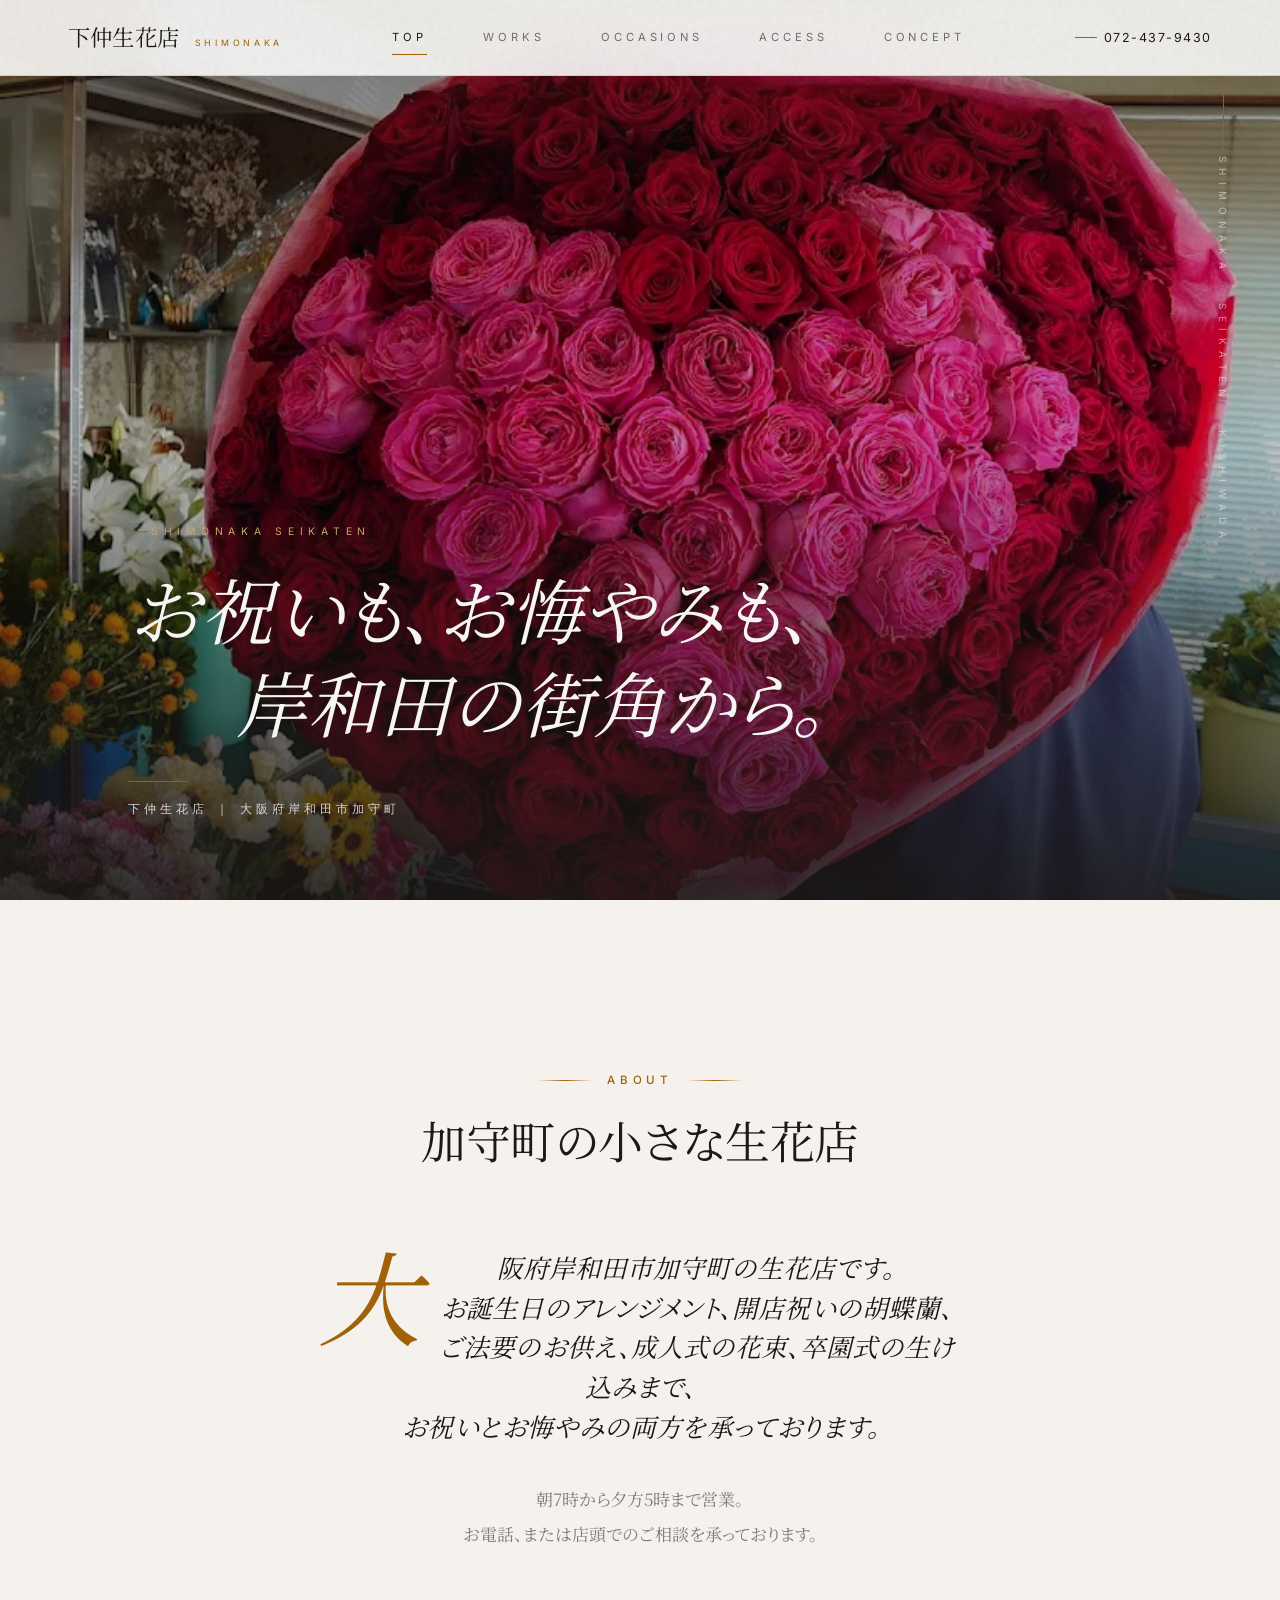
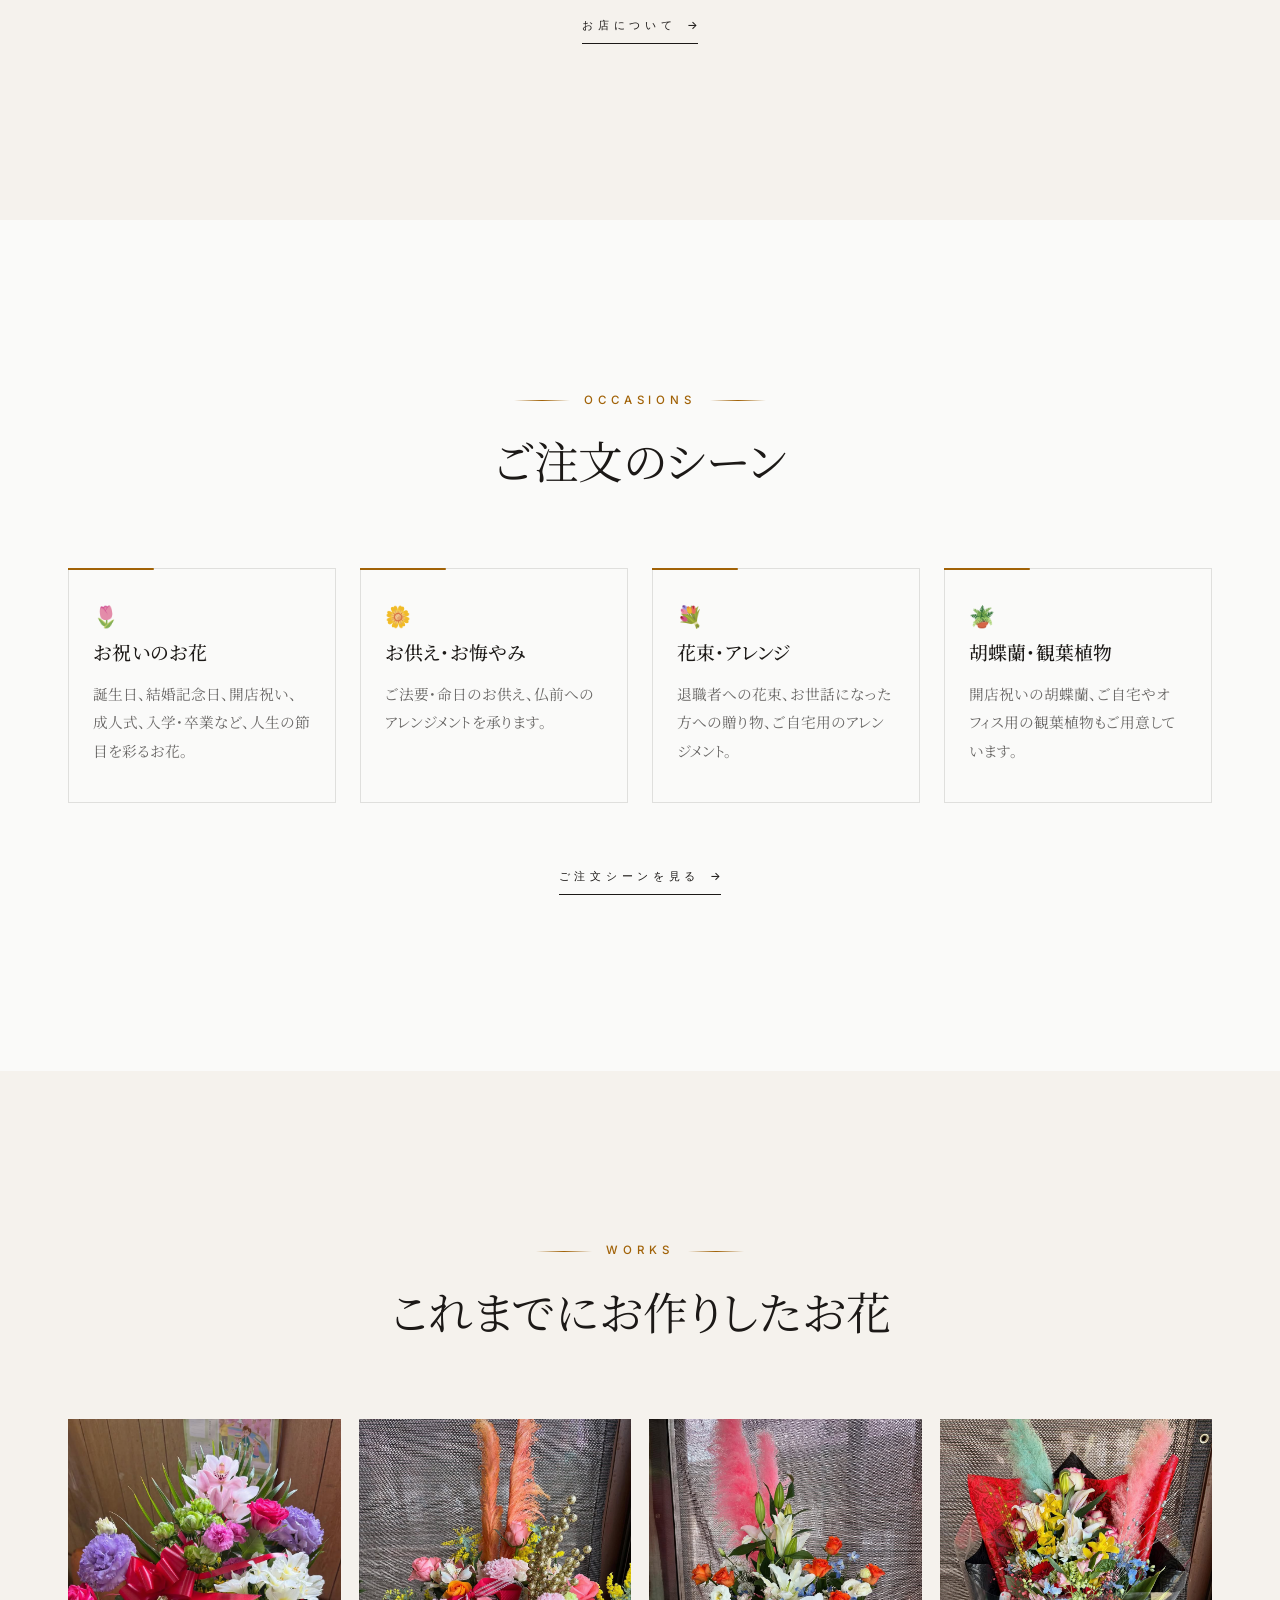
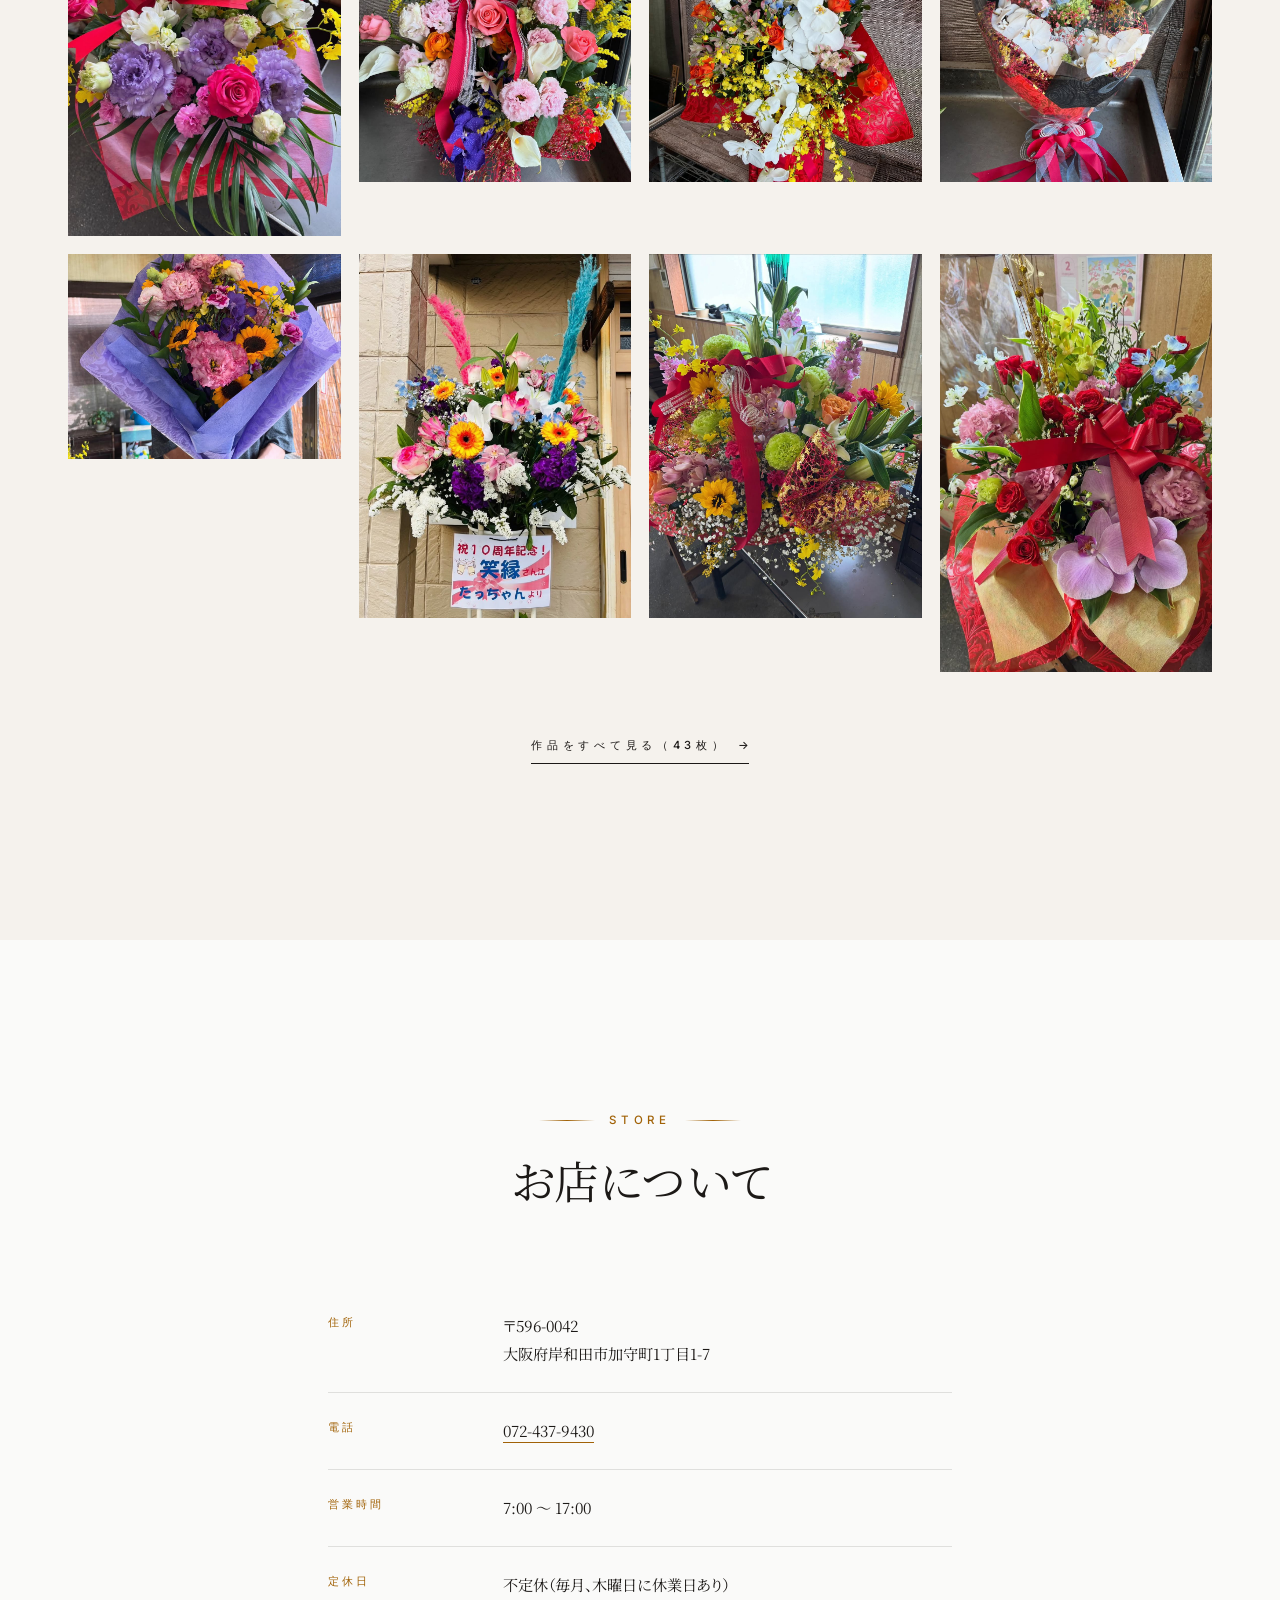
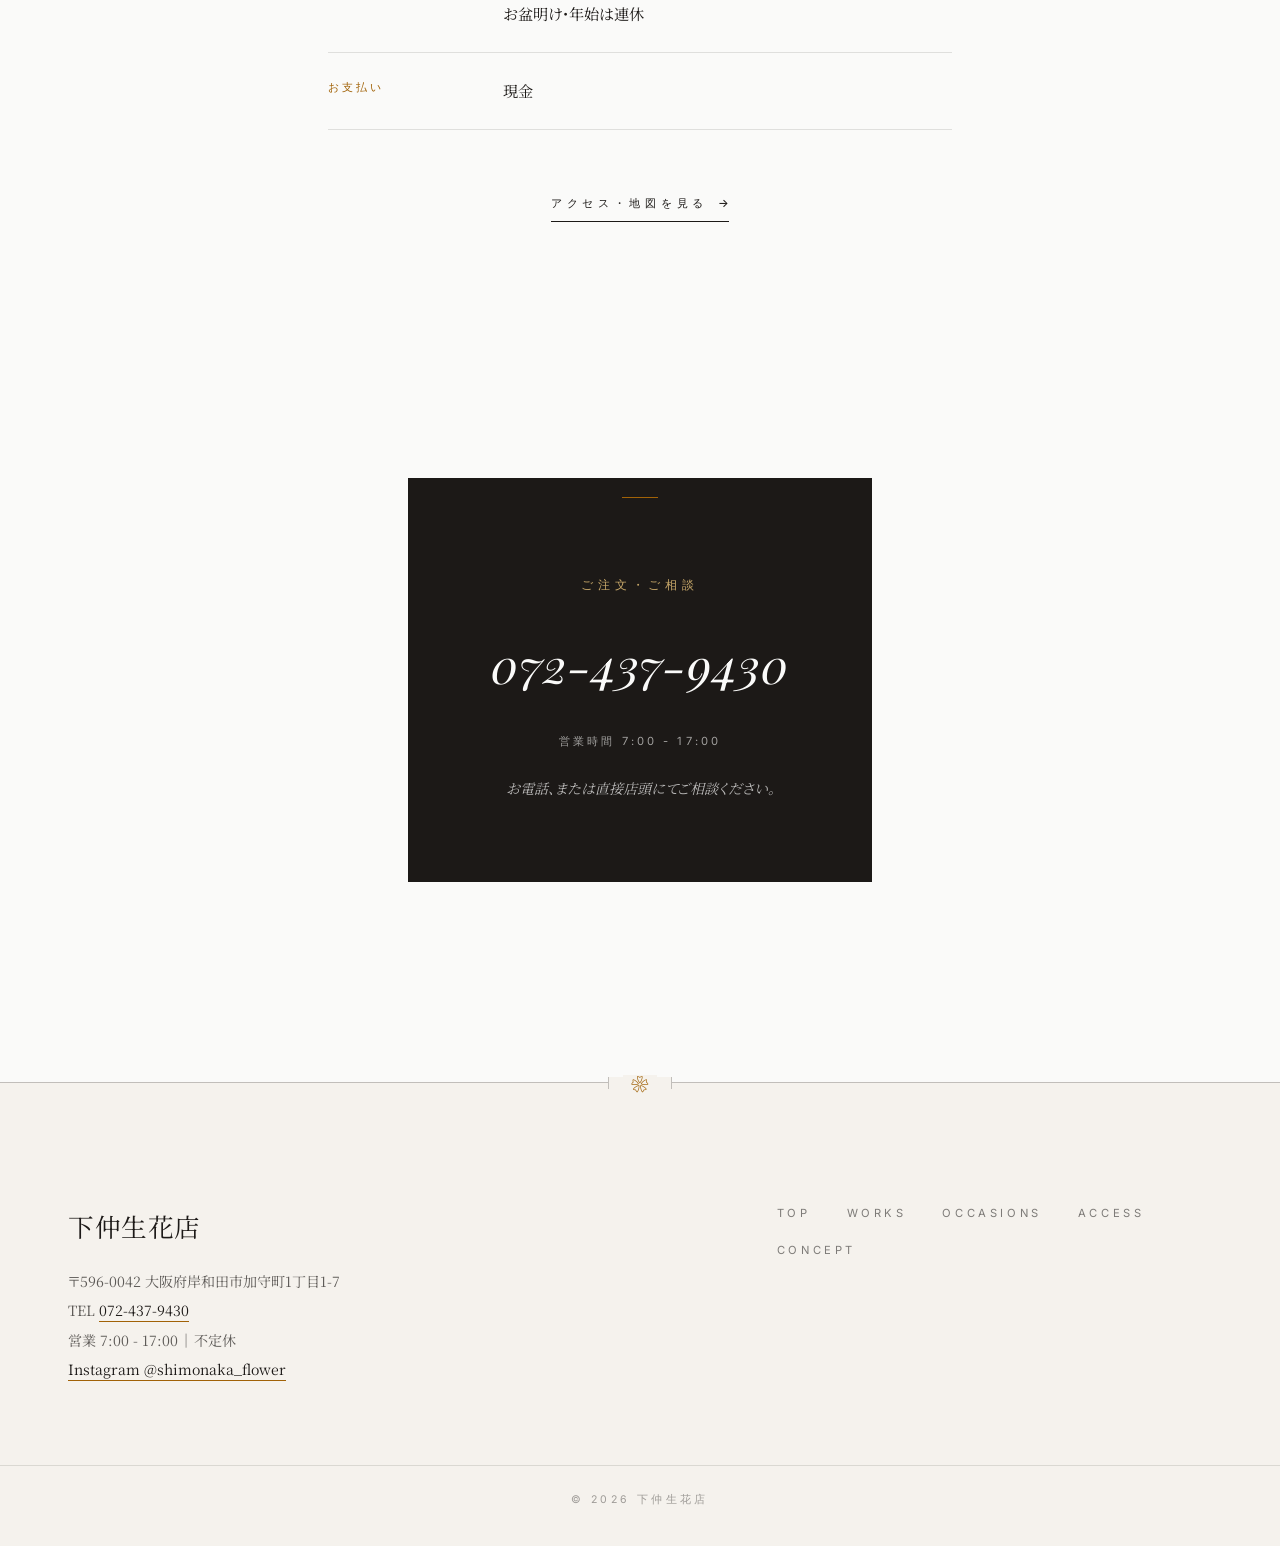
<file: index.html>
<!DOCTYPE html>
<html lang="ja">
<head>
<meta charset="UTF-8">
<meta name="viewport" content="width=device-width,initial-scale=1">
<title>下仲生花店 ｜ 大阪府岸和田市加守町の生花店</title>
<meta name="description" content="大阪府岸和田市加守町の生花店「下仲生花店」。お誕生日のアレンジメント、開店祝いの胡蝶蘭、ご法要のお供え、成人式の花束、卒園式の生け込みまで承ります。朝7時から夕方5時まで営業。">
<meta property="og:title" content="下仲生花店 ｜ 大阪府岸和田市加守町の生花店">
<meta property="og:description" content="お祝いもお悔やみも、岸和田の街角から。加守町の小さな生花店です。">
<meta property="og:type" content="website">
<link rel="stylesheet" href="assets/style.css">
</head>
<body>

<!-- ==================== HEADER ==================== -->
<header class="site-header">
  <div class="site-header__inner">
    <a href="./" class="site-header__brand">下仲生花店<small>SHIMONAKA</small></a>
    <nav class="site-nav" aria-label="Primary">
      <a href="./" aria-current="page">TOP</a>
      <a href="works/">WORKS</a>
      <a href="occasions/">OCCASIONS</a>
      <a href="access/">ACCESS</a>
      <a href="concept/">CONCEPT</a>
    </nav>
    <a href="tel:0724379430" class="site-header__tel">072-437-9430</a>
    <button class="site-header__toggle" aria-label="メニューを開く" onclick="document.getElementById('mobileMenu').classList.toggle('is-open')">≡</button>
  </div>
</header>

<div class="mobile-menu" id="mobileMenu">
  <a href="./">TOP</a>
  <a href="works/">WORKS — 作品</a>
  <a href="occasions/">OCCASIONS — ご注文のシーン</a>
  <a href="access/">ACCESS — アクセス</a>
  <a href="concept/">CONCEPT — お店について</a>
  <a href="tel:0724379430">☎ 072-437-9430</a>
</div>

<!-- ==================== HERO ==================== -->
<section class="hero">
  <div class="hero__bg">
    <img src="assets/storefront/storefront_04.jpg" alt="薔薇のハートアレンジメント">
  </div>
  <div class="hero__content">
    <span class="hero__brand">SHIMONAKA SEIKATEN</span>
    <h1 class="hero__catch"><span>お祝いも、お悔やみも、</span><span>岸和田の街角から。</span></h1>
    <p class="hero__sub">下仲生花店 ｜ 大阪府岸和田市加守町</p>
  </div>
</section>

<!-- ==================== INTRO ==================== -->
<section class="section section--alt">
  <div class="container">
    <div class="section__title">
      <small>About</small>
      <h2>加守町の小さな生花店</h2>
    </div>
    <div class="prose">
      <p class="lead">
        大阪府岸和田市加守町の生花店です。<br>
        お誕生日のアレンジメント、開店祝いの胡蝶蘭、<br>
        ご法要のお供え、成人式の花束、卒園式の生け込みまで、<br>
        お祝いとお悔やみの両方を承っております。
      </p>
      <p class="text-center mt-5 text-mute">
        朝7時から夕方5時まで営業。<br>
        お電話、または店頭でのご相談を承っております。
      </p>
    </div>
    <p class="text-center mt-6">
      <a href="concept/" class="link-more">お店について</a>
    </p>
  </div>
</section>

<!-- ==================== OCCASIONS HIGHLIGHT ==================== -->
<section class="section">
  <div class="container">
    <div class="section__title">
      <small>Occasions</small>
      <h2>ご注文のシーン</h2>
    </div>
    <div class="card-grid card-grid--4">
      <div class="occasion-card">
        <span class="occasion-card__icon">🌷</span>
        <h3 class="occasion-card__title">お祝いのお花</h3>
        <p class="occasion-card__desc">誕生日、結婚記念日、開店祝い、成人式、入学・卒業など、人生の節目を彩るお花。</p>
      </div>
      <div class="occasion-card">
        <span class="occasion-card__icon">🌼</span>
        <h3 class="occasion-card__title">お供え・お悔やみ</h3>
        <p class="occasion-card__desc">ご法要・命日のお供え、仏前へのアレンジメントを承ります。</p>
      </div>
      <div class="occasion-card">
        <span class="occasion-card__icon">💐</span>
        <h3 class="occasion-card__title">花束・アレンジ</h3>
        <p class="occasion-card__desc">退職者への花束、お世話になった方への贈り物、ご自宅用のアレンジメント。</p>
      </div>
      <div class="occasion-card">
        <span class="occasion-card__icon">🪴</span>
        <h3 class="occasion-card__title">胡蝶蘭・観葉植物</h3>
        <p class="occasion-card__desc">開店祝いの胡蝶蘭、ご自宅やオフィス用の観葉植物もご用意しています。</p>
      </div>
    </div>
    <p class="text-center mt-6">
      <a href="occasions/" class="link-more">ご注文シーンを見る</a>
    </p>
  </div>
</section>

<!-- ==================== WORKS HIGHLIGHT ==================== -->
<section class="section section--alt">
  <div class="container">
    <div class="section__title">
      <small>Works</small>
      <h2>これまでにお作りしたお花</h2>
    </div>
    <div class="photo-grid">
      <div class="photo-grid__item"><img src="assets/works/DXLRXfaE1c6_1.jpg" alt="アレンジメントフラワー" loading="lazy"></div>
      <div class="photo-grid__item"><img src="assets/works/DV0pkZPE-Ev_1.jpg" alt="お祝いの花束" loading="lazy"></div>
      <div class="photo-grid__item"><img src="assets/works/DKlCW23ToG7_3.jpg" alt="開店祝いのアレンジメント" loading="lazy"></div>
      <div class="photo-grid__item"><img src="assets/works/DTZUoEVk_xf_1.jpg" alt="成人式の花束" loading="lazy"></div>
      <div class="photo-grid__item"><img src="assets/works/DLZrmMTxPqg_1.jpg" alt="プレゼントの花束" loading="lazy"></div>
      <div class="photo-grid__item"><img src="assets/works/DILZc9sxCSQ_1.jpg" alt="お祝いのスタンド花" loading="lazy"></div>
      <div class="photo-grid__item"><img src="assets/works/DV3DTHSE7j8.jpg" alt="お祝いアレンジメント" loading="lazy"></div>
      <div class="photo-grid__item"><img src="assets/works/DUm-bkVE8Ek_1.jpg" alt="お誕生日のアレンジメント" loading="lazy"></div>
    </div>
    <p class="text-center mt-6">
      <a href="works/" class="link-more">作品をすべて見る（43枚）</a>
    </p>
  </div>
</section>

<!-- ==================== STORE INFO ==================== -->
<section class="section">
  <div class="container" style="max-width: 720px;">
    <div class="section__title">
      <small>Store</small>
      <h2>お店について</h2>
    </div>
    <table class="info-table">
      <tbody>
        <tr>
          <th>住所</th>
          <td>〒596-0042<br>大阪府岸和田市加守町1丁目1-7</td>
        </tr>
        <tr>
          <th>電話</th>
          <td><a href="tel:0724379430">072-437-9430</a></td>
        </tr>
        <tr>
          <th>営業時間</th>
          <td>7:00 〜 17:00</td>
        </tr>
        <tr>
          <th>定休日</th>
          <td>不定休（毎月、木曜日に休業日あり）<br>お盆明け・年始は連休</td>
        </tr>
        <tr>
          <th>お支払い</th>
          <td>現金</td>
        </tr>
      </tbody>
    </table>
    <p class="text-center mt-6">
      <a href="access/" class="link-more">アクセス・地図を見る</a>
    </p>
  </div>
</section>

<!-- ==================== CONTACT ==================== -->
<section class="cta-section">
  <div class="container" style="max-width: 560px;">
    <div class="contact-box">
      <p class="contact-box__label">ご注文・ご相談</p>
      <a href="tel:0724379430" class="contact-box__tel">072-437-9430</a>
      <p class="contact-box__hours">営業時間 7:00 - 17:00</p>
      <p class="contact-box__note">お電話、または直接店頭にてご相談ください。</p>
    </div>
  </div>
</section>

<!-- ==================== FOOTER ==================== -->
<footer class="site-footer">
  <div class="site-footer__inner">
    <div>
      <div class="site-footer__brand">下仲生花店</div>
      <p class="site-footer__meta">
        〒596-0042 大阪府岸和田市加守町1丁目1-7<br>
        TEL <a href="tel:0724379430">072-437-9430</a><br>
        営業 7:00 - 17:00 ｜ 不定休<br>
        <a href="https://www.instagram.com/shimonaka_flower/" target="_blank" rel="noopener">Instagram @shimonaka_flower</a>
      </p>
    </div>
    <nav class="site-footer__nav" aria-label="Footer">
      <a href="./">TOP</a>
      <a href="works/">WORKS</a>
      <a href="occasions/">OCCASIONS</a>
      <a href="access/">ACCESS</a>
      <a href="concept/">CONCEPT</a>
    </nav>
  </div>
  <div class="site-footer__copy">© 2026 下仲生花店</div>
</footer>

<a href="tel:0724379430" class="mobile-cta">お電話でご注文</a>

</body>
</html>
</file>
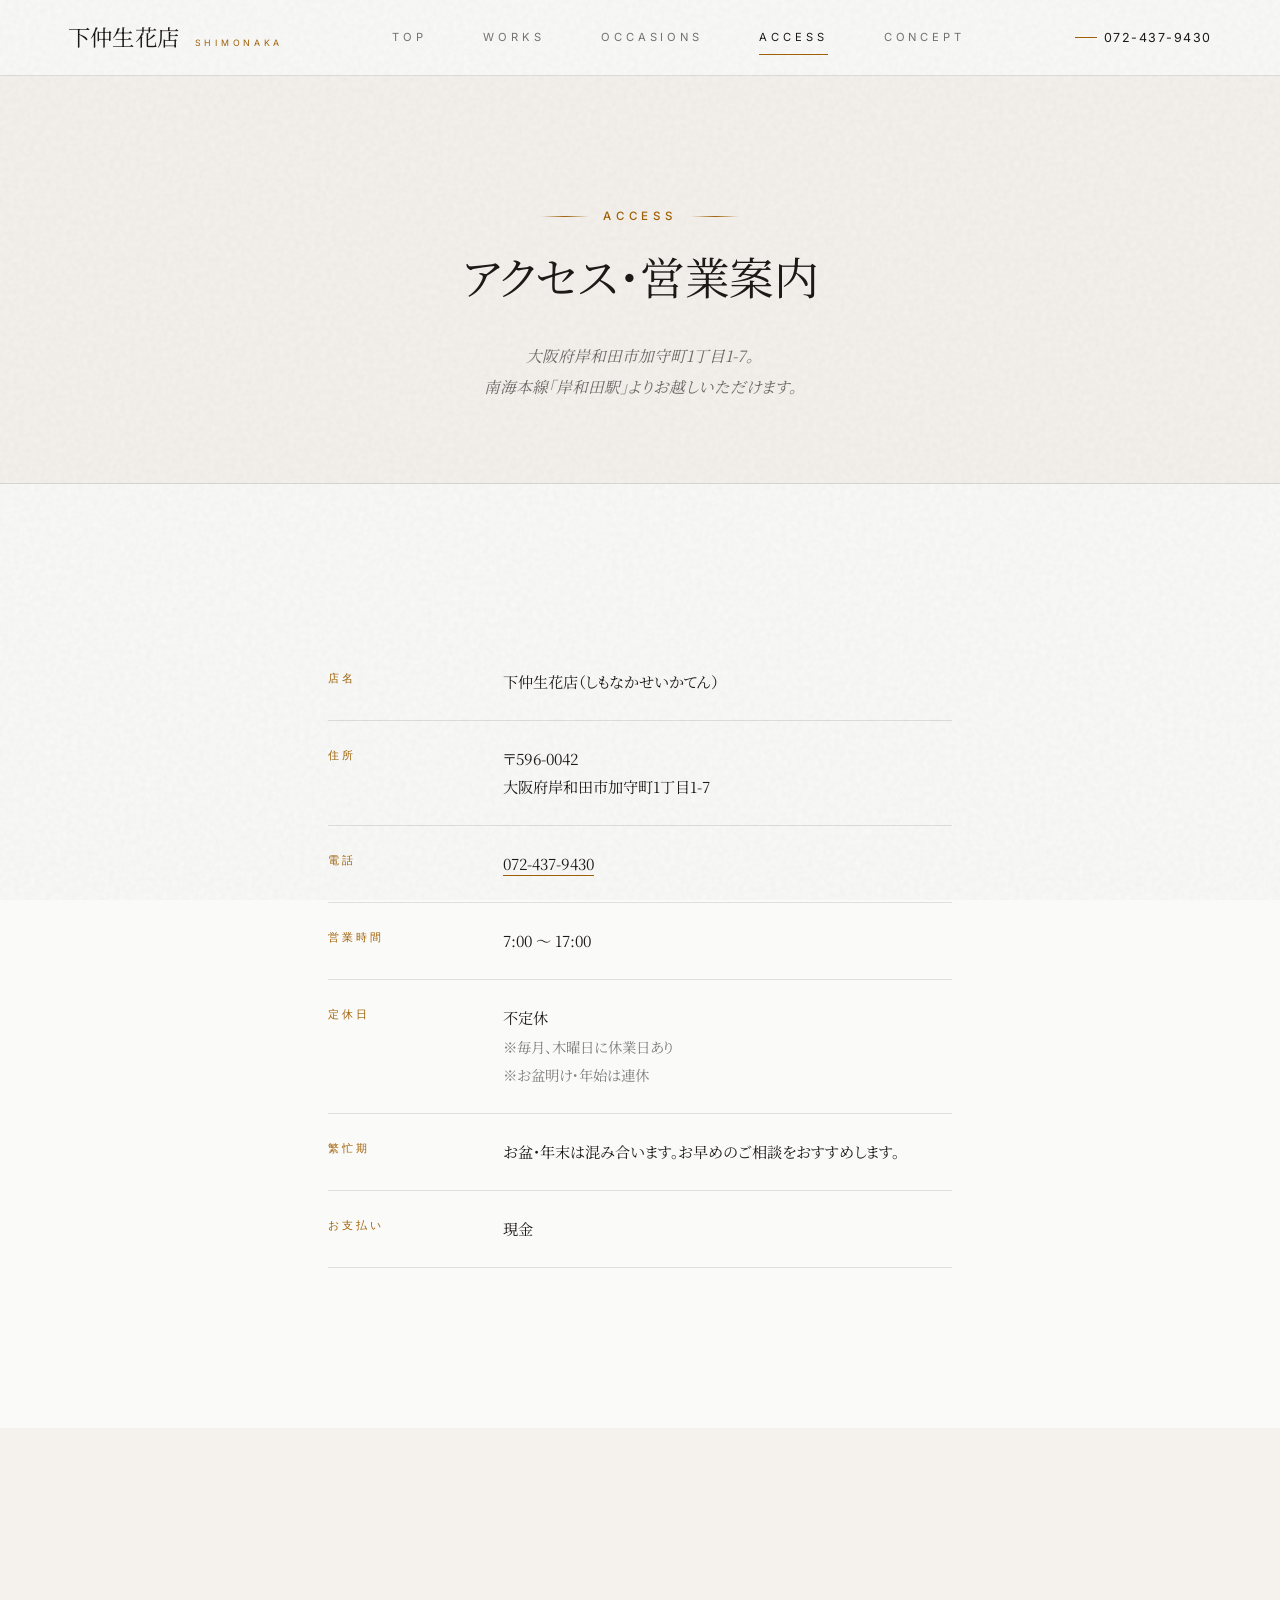
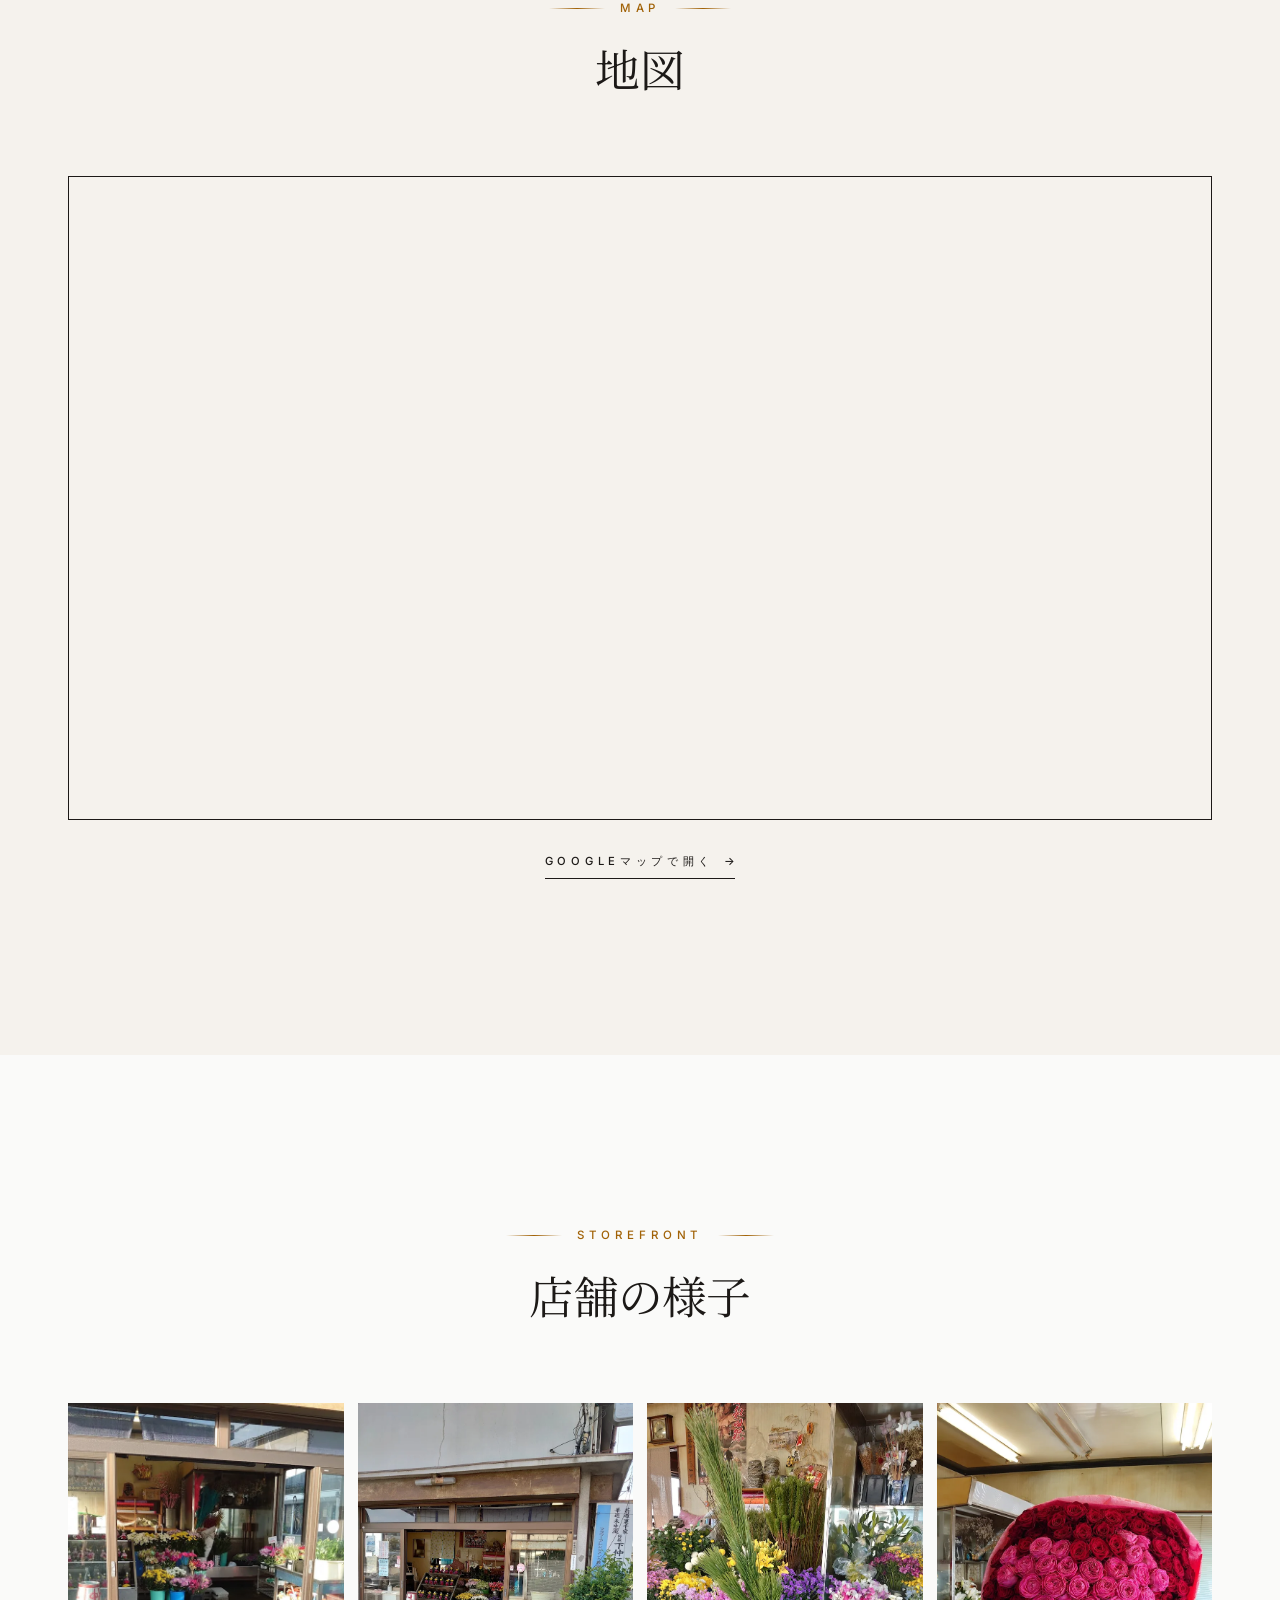
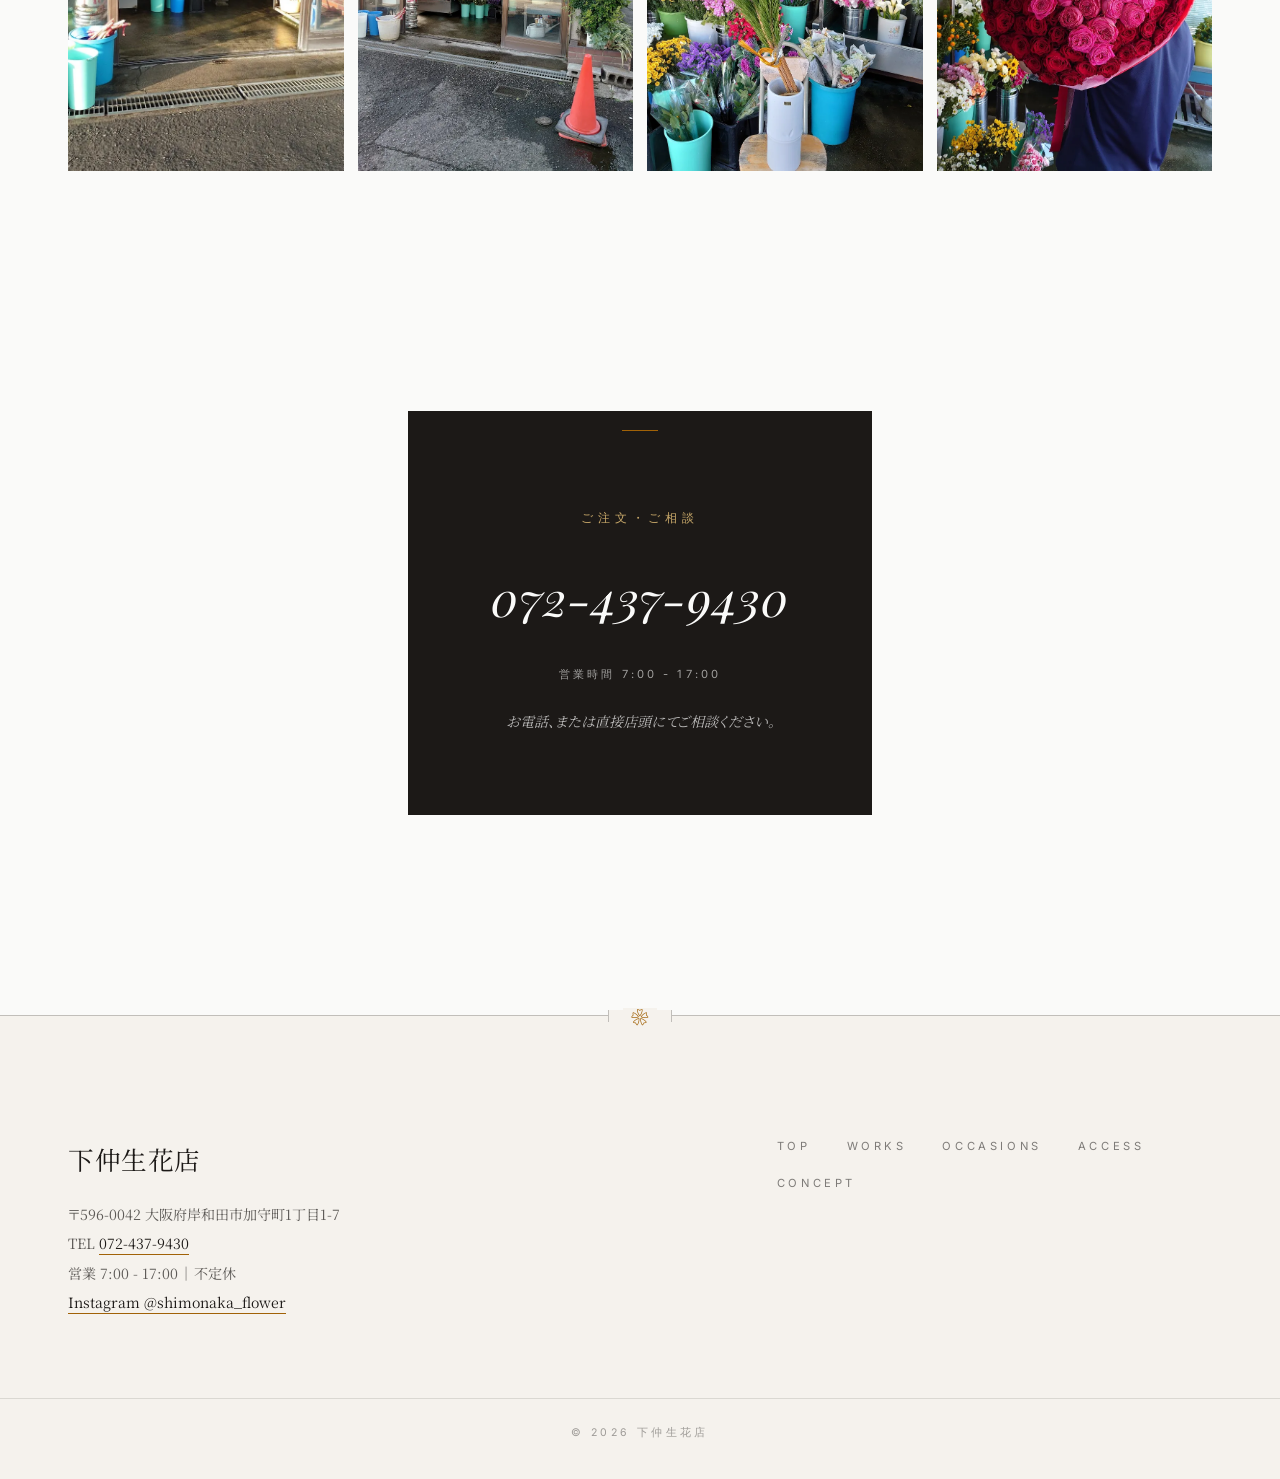
<file: access/index.html>
<!DOCTYPE html>
<html lang="ja">
<head>
<meta charset="UTF-8">
<meta name="viewport" content="width=device-width,initial-scale=1">
<title>アクセス・営業案内 ｜ 下仲生花店</title>
<meta name="description" content="下仲生花店の所在地・営業時間・お電話番号。大阪府岸和田市加守町1丁目1-7。朝7時から夕方5時まで営業。">
<link rel="stylesheet" href="../assets/style.css">
</head>
<body>

<!-- ==================== HEADER ==================== -->
<header class="site-header">
  <div class="site-header__inner">
    <a href="../" class="site-header__brand">下仲生花店<small>SHIMONAKA</small></a>
    <nav class="site-nav" aria-label="Primary">
      <a href="../">TOP</a>
      <a href="../works/">WORKS</a>
      <a href="../occasions/">OCCASIONS</a>
      <a href="./" aria-current="page">ACCESS</a>
      <a href="../concept/">CONCEPT</a>
    </nav>
    <a href="tel:0724379430" class="site-header__tel">072-437-9430</a>
    <button class="site-header__toggle" aria-label="メニューを開く" onclick="document.getElementById('mobileMenu').classList.toggle('is-open')">≡</button>
  </div>
</header>

<div class="mobile-menu" id="mobileMenu">
  <a href="../">TOP</a>
  <a href="../works/">WORKS — 作品</a>
  <a href="../occasions/">OCCASIONS — ご注文のシーン</a>
  <a href="./">ACCESS — アクセス</a>
  <a href="../concept/">CONCEPT — お店について</a>
  <a href="tel:0724379430">☎ 072-437-9430</a>
</div>

<!-- ==================== PAGE HEADER ==================== -->
<header class="page-header">
  <div class="container">
    <span class="page-header__label">Access</span>
    <h1 class="page-header__title">アクセス・営業案内</h1>
    <p class="page-header__lead">大阪府岸和田市加守町1丁目1-7。<br>南海本線「岸和田駅」よりお越しいただけます。</p>
  </div>
</header>

<!-- ==================== STORE INFO ==================== -->
<section class="section">
  <div class="container" style="max-width: 720px;">
    <table class="info-table">
      <tbody>
        <tr>
          <th>店名</th>
          <td>下仲生花店（しもなかせいかてん）</td>
        </tr>
        <tr>
          <th>住所</th>
          <td>〒596-0042<br>大阪府岸和田市加守町1丁目1-7</td>
        </tr>
        <tr>
          <th>電話</th>
          <td><a href="tel:0724379430">072-437-9430</a></td>
        </tr>
        <tr>
          <th>営業時間</th>
          <td>7:00 〜 17:00</td>
        </tr>
        <tr>
          <th>定休日</th>
          <td>不定休<br><span class="text-mute" style="font-size: 0.9rem;">※毎月、木曜日に休業日あり<br>※お盆明け・年始は連休</span></td>
        </tr>
        <tr>
          <th>繁忙期</th>
          <td>お盆・年末は混み合います。お早めのご相談をおすすめします。</td>
        </tr>
        <tr>
          <th>お支払い</th>
          <td>現金</td>
        </tr>
      </tbody>
    </table>
  </div>
</section>

<!-- ==================== MAP ==================== -->
<section class="section section--alt">
  <div class="container">
    <div class="section__title">
      <small>Map</small>
      <h2>地図</h2>
    </div>
    <div class="map-embed">
      <iframe
        src="https://maps.google.com/maps?q=%E4%B8%8B%E4%BB%B2%E7%94%9F%E8%8A%B1%E5%BA%97+%E5%A4%A7%E9%98%AA%E5%BA%9C%E5%B2%B8%E5%92%8C%E7%94%B0%E5%B8%82%E5%8A%A0%E5%AE%88%E7%94%BA1-1-7&output=embed"
        loading="lazy"
        referrerpolicy="no-referrer-when-downgrade"
        title="下仲生花店の地図"></iframe>
    </div>
    <p class="text-center mt-4">
      <a href="https://share.google/iJoQWXio7dREPCXCr" target="_blank" rel="noopener" class="link-more">Googleマップで開く</a>
    </p>
  </div>
</section>

<!-- ==================== STOREFRONT ==================== -->
<section class="section">
  <div class="container">
    <div class="section__title">
      <small>Storefront</small>
      <h2>店舗の様子</h2>
    </div>
    <div class="storefront-strip">
      <img src="../assets/storefront/storefront_01.jpg" alt="開店時の店構え" loading="lazy">
      <img src="../assets/storefront/storefront_02.jpg" alt="店舗外観" loading="lazy">
      <img src="../assets/storefront/storefront_03.jpg" alt="店内の花" loading="lazy">
      <img src="../assets/storefront/storefront_04.jpg" alt="薔薇のアレンジメント" loading="lazy">
    </div>
  </div>
</section>

<!-- ==================== CONTACT ==================== -->
<section class="cta-section">
  <div class="container" style="max-width: 560px;">
    <div class="contact-box">
      <p class="contact-box__label">ご注文・ご相談</p>
      <a href="tel:0724379430" class="contact-box__tel">072-437-9430</a>
      <p class="contact-box__hours">営業時間 7:00 - 17:00</p>
      <p class="contact-box__note">お電話、または直接店頭にてご相談ください。</p>
    </div>
  </div>
</section>

<!-- ==================== FOOTER ==================== -->
<footer class="site-footer">
  <div class="site-footer__inner">
    <div>
      <div class="site-footer__brand">下仲生花店</div>
      <p class="site-footer__meta">
        〒596-0042 大阪府岸和田市加守町1丁目1-7<br>
        TEL <a href="tel:0724379430">072-437-9430</a><br>
        営業 7:00 - 17:00 ｜ 不定休<br>
        <a href="https://www.instagram.com/shimonaka_flower/" target="_blank" rel="noopener">Instagram @shimonaka_flower</a>
      </p>
    </div>
    <nav class="site-footer__nav" aria-label="Footer">
      <a href="../">TOP</a>
      <a href="../works/">WORKS</a>
      <a href="../occasions/">OCCASIONS</a>
      <a href="./">ACCESS</a>
      <a href="../concept/">CONCEPT</a>
    </nav>
  </div>
  <div class="site-footer__copy">© 2026 下仲生花店</div>
</footer>

<a href="tel:0724379430" class="mobile-cta">お電話でご注文</a>

</body>
</html>
</file>
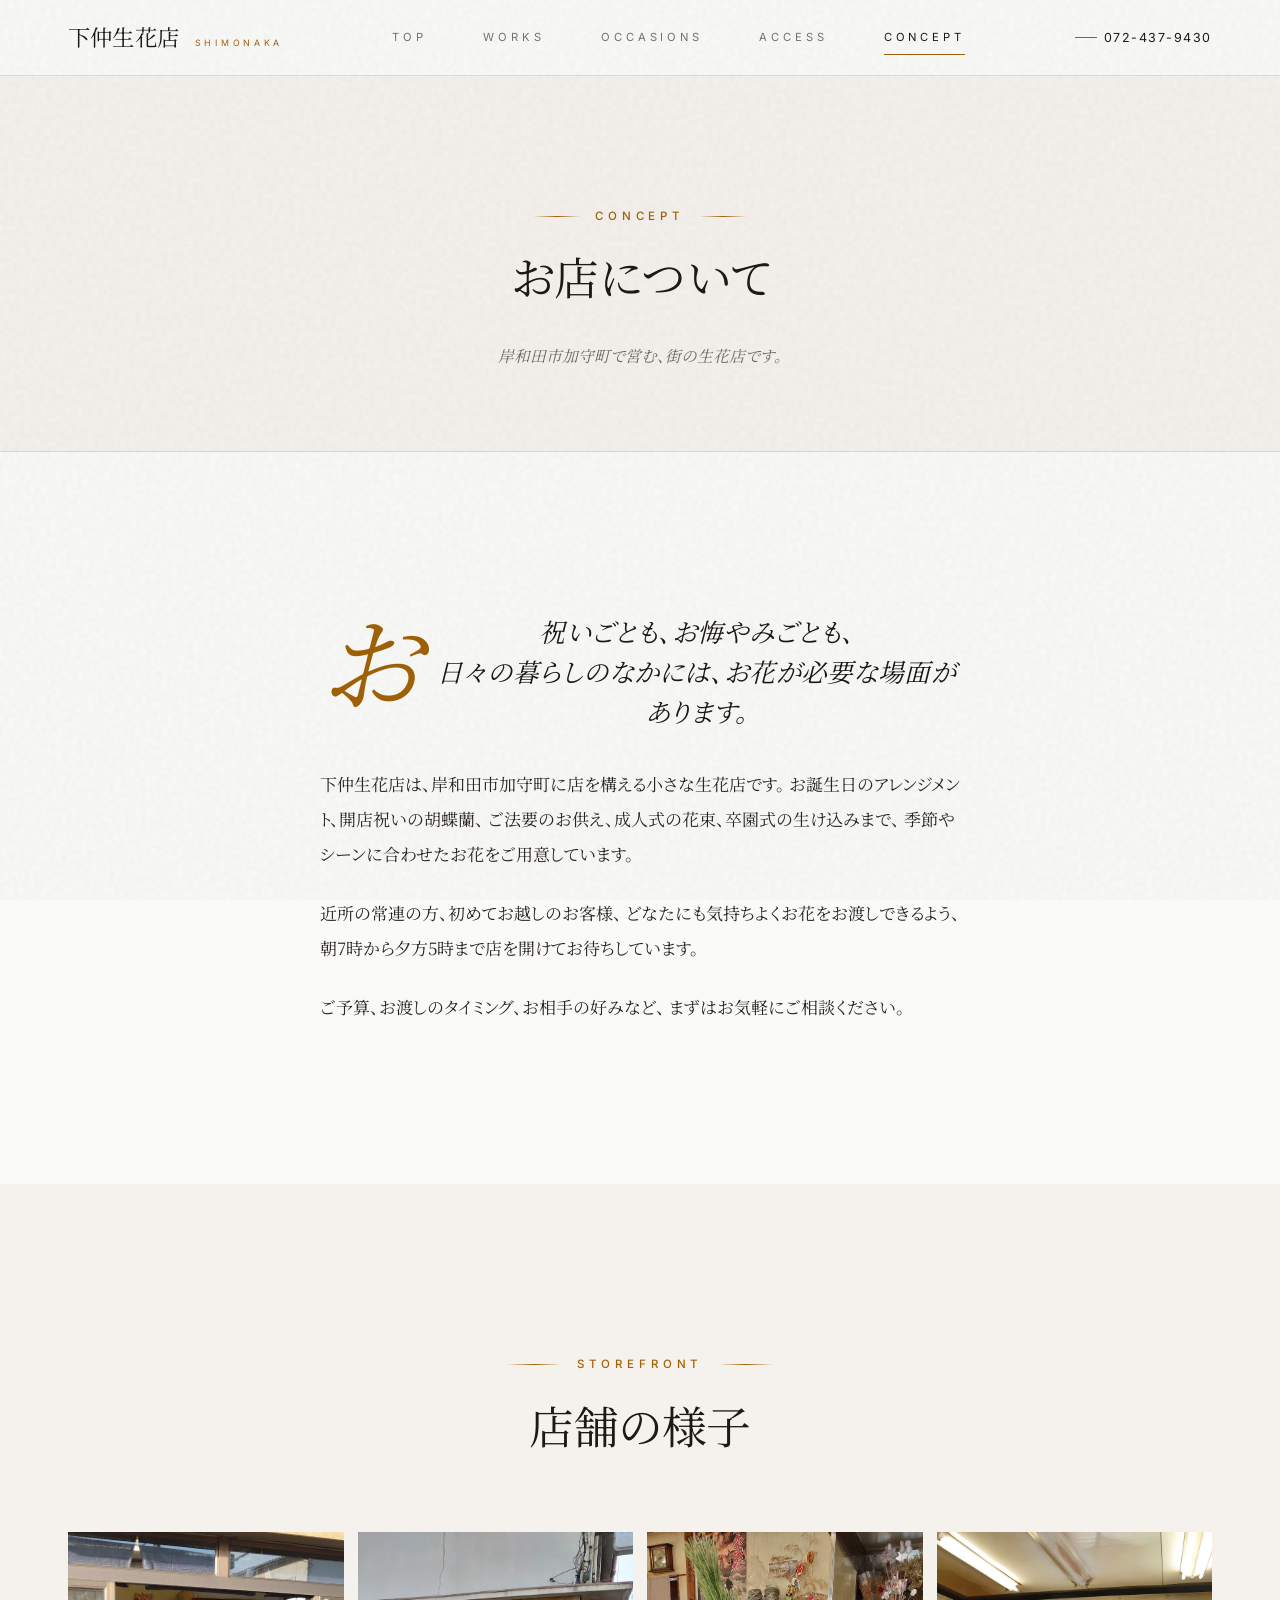
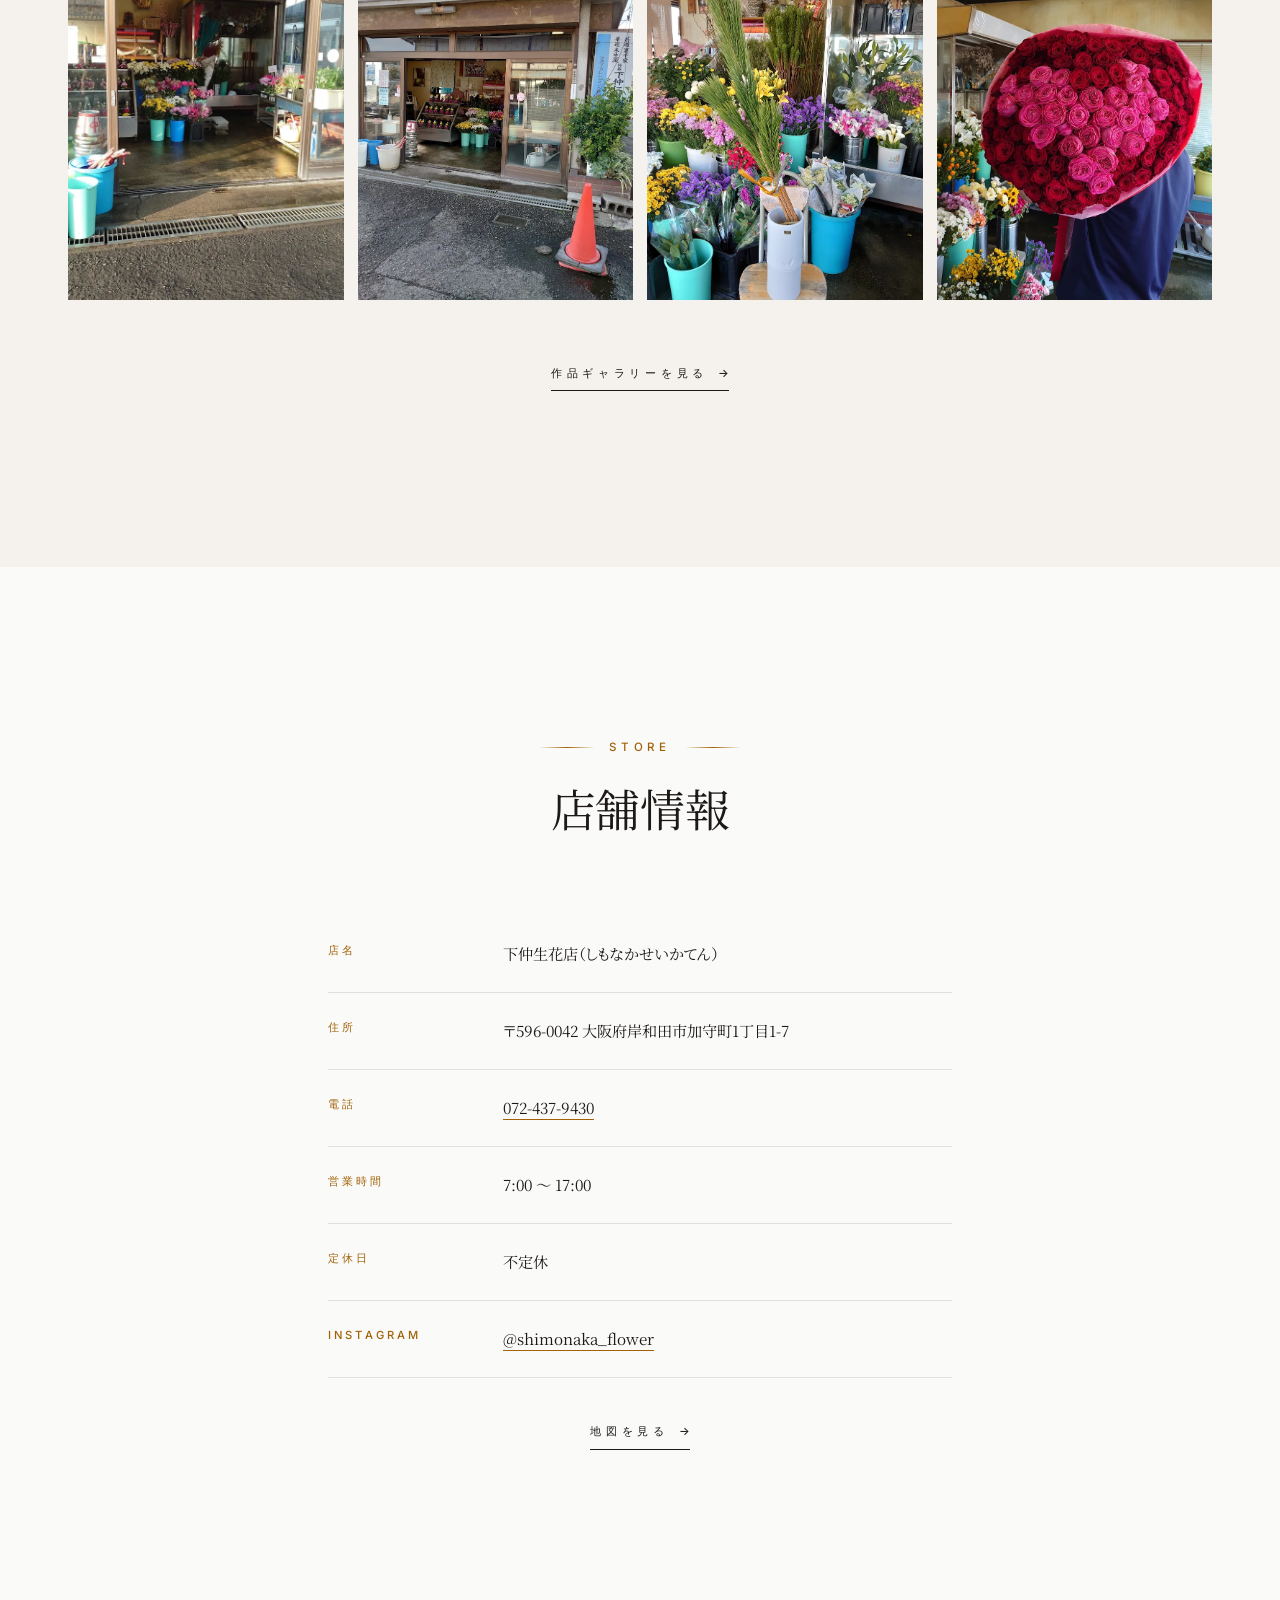
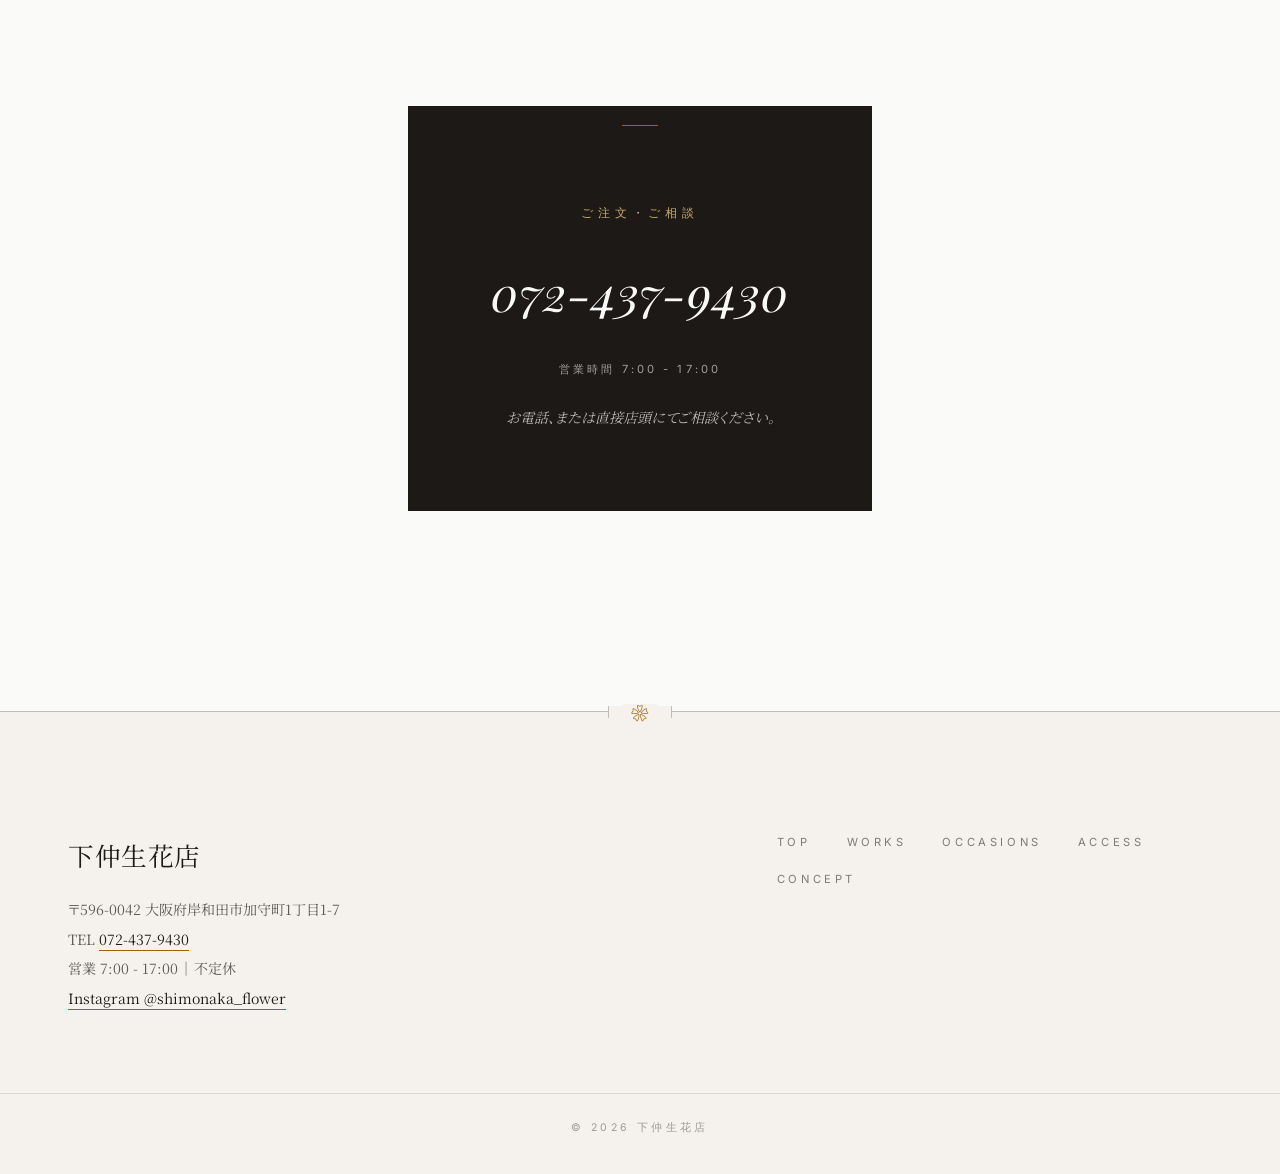
<file: concept/index.html>
<!DOCTYPE html>
<html lang="ja">
<head>
<meta charset="UTF-8">
<meta name="viewport" content="width=device-width,initial-scale=1">
<title>お店について ｜ 下仲生花店</title>
<meta name="description" content="大阪府岸和田市加守町の生花店「下仲生花店」について。地域に根ざした街の花屋として、お祝い・お悔やみのお花を承っています。">
<link rel="stylesheet" href="../assets/style.css">
</head>
<body>

<!-- ==================== HEADER ==================== -->
<header class="site-header">
  <div class="site-header__inner">
    <a href="../" class="site-header__brand">下仲生花店<small>SHIMONAKA</small></a>
    <nav class="site-nav" aria-label="Primary">
      <a href="../">TOP</a>
      <a href="../works/">WORKS</a>
      <a href="../occasions/">OCCASIONS</a>
      <a href="../access/">ACCESS</a>
      <a href="./" aria-current="page">CONCEPT</a>
    </nav>
    <a href="tel:0724379430" class="site-header__tel">072-437-9430</a>
    <button class="site-header__toggle" aria-label="メニューを開く" onclick="document.getElementById('mobileMenu').classList.toggle('is-open')">≡</button>
  </div>
</header>

<div class="mobile-menu" id="mobileMenu">
  <a href="../">TOP</a>
  <a href="../works/">WORKS — 作品</a>
  <a href="../occasions/">OCCASIONS — ご注文のシーン</a>
  <a href="../access/">ACCESS — アクセス</a>
  <a href="./">CONCEPT — お店について</a>
  <a href="tel:0724379430">☎ 072-437-9430</a>
</div>

<!-- ==================== PAGE HEADER ==================== -->
<header class="page-header">
  <div class="container">
    <span class="page-header__label">Concept</span>
    <h1 class="page-header__title">お店について</h1>
    <p class="page-header__lead">岸和田市加守町で営む、街の生花店です。</p>
  </div>
</header>

<!-- ==================== MAIN MESSAGE ==================== -->
<section class="section">
  <div class="container">
    <div class="prose">
      <p class="lead">
        お祝いごとも、お悔やみごとも、<br>
        日々の暮らしのなかには、お花が必要な場面があります。
      </p>
      <p>
        下仲生花店は、岸和田市加守町に店を構える小さな生花店です。
        お誕生日のアレンジメント、開店祝いの胡蝶蘭、
        ご法要のお供え、成人式の花束、卒園式の生け込みまで、
        季節やシーンに合わせたお花をご用意しています。
      </p>
      <p>
        近所の常連の方、初めてお越しのお客様、
        どなたにも気持ちよくお花をお渡しできるよう、
        朝7時から夕方5時まで店を開けてお待ちしています。
      </p>
      <p>
        ご予算、お渡しのタイミング、お相手の好みなど、
        まずはお気軽にご相談ください。
      </p>
    </div>
  </div>
</section>

<!-- ==================== STOREFRONT ==================== -->
<section class="section section--alt">
  <div class="container">
    <div class="section__title">
      <small>Storefront</small>
      <h2>店舗の様子</h2>
    </div>
    <div class="storefront-strip">
      <img src="../assets/storefront/storefront_01.jpg" alt="開店時の店構え" loading="lazy">
      <img src="../assets/storefront/storefront_02.jpg" alt="店舗外観" loading="lazy">
      <img src="../assets/storefront/storefront_03.jpg" alt="店内の花" loading="lazy">
      <img src="../assets/storefront/storefront_04.jpg" alt="薔薇のアレンジメント" loading="lazy">
    </div>
    <p class="text-center mt-6">
      <a href="../works/" class="link-more">作品ギャラリーを見る</a>
    </p>
  </div>
</section>

<!-- ==================== STORE INFO ==================== -->
<section class="section">
  <div class="container" style="max-width: 720px;">
    <div class="section__title">
      <small>Store</small>
      <h2>店舗情報</h2>
    </div>
    <table class="info-table">
      <tbody>
        <tr>
          <th>店名</th>
          <td>下仲生花店（しもなかせいかてん）</td>
        </tr>
        <tr>
          <th>住所</th>
          <td>〒596-0042 大阪府岸和田市加守町1丁目1-7</td>
        </tr>
        <tr>
          <th>電話</th>
          <td><a href="tel:0724379430">072-437-9430</a></td>
        </tr>
        <tr>
          <th>営業時間</th>
          <td>7:00 〜 17:00</td>
        </tr>
        <tr>
          <th>定休日</th>
          <td>不定休</td>
        </tr>
        <tr>
          <th>Instagram</th>
          <td><a href="https://www.instagram.com/shimonaka_flower/" target="_blank" rel="noopener">@shimonaka_flower</a></td>
        </tr>
      </tbody>
    </table>
    <p class="text-center mt-5">
      <a href="../access/" class="link-more">地図を見る</a>
    </p>
  </div>
</section>

<!-- ==================== CONTACT ==================== -->
<section class="cta-section">
  <div class="container" style="max-width: 560px;">
    <div class="contact-box">
      <p class="contact-box__label">ご注文・ご相談</p>
      <a href="tel:0724379430" class="contact-box__tel">072-437-9430</a>
      <p class="contact-box__hours">営業時間 7:00 - 17:00</p>
      <p class="contact-box__note">お電話、または直接店頭にてご相談ください。</p>
    </div>
  </div>
</section>

<!-- ==================== FOOTER ==================== -->
<footer class="site-footer">
  <div class="site-footer__inner">
    <div>
      <div class="site-footer__brand">下仲生花店</div>
      <p class="site-footer__meta">
        〒596-0042 大阪府岸和田市加守町1丁目1-7<br>
        TEL <a href="tel:0724379430">072-437-9430</a><br>
        営業 7:00 - 17:00 ｜ 不定休<br>
        <a href="https://www.instagram.com/shimonaka_flower/" target="_blank" rel="noopener">Instagram @shimonaka_flower</a>
      </p>
    </div>
    <nav class="site-footer__nav" aria-label="Footer">
      <a href="../">TOP</a>
      <a href="../works/">WORKS</a>
      <a href="../occasions/">OCCASIONS</a>
      <a href="../access/">ACCESS</a>
      <a href="./">CONCEPT</a>
    </nav>
  </div>
  <div class="site-footer__copy">© 2026 下仲生花店</div>
</footer>

<a href="tel:0724379430" class="mobile-cta">お電話でご注文</a>

</body>
</html>
</file>
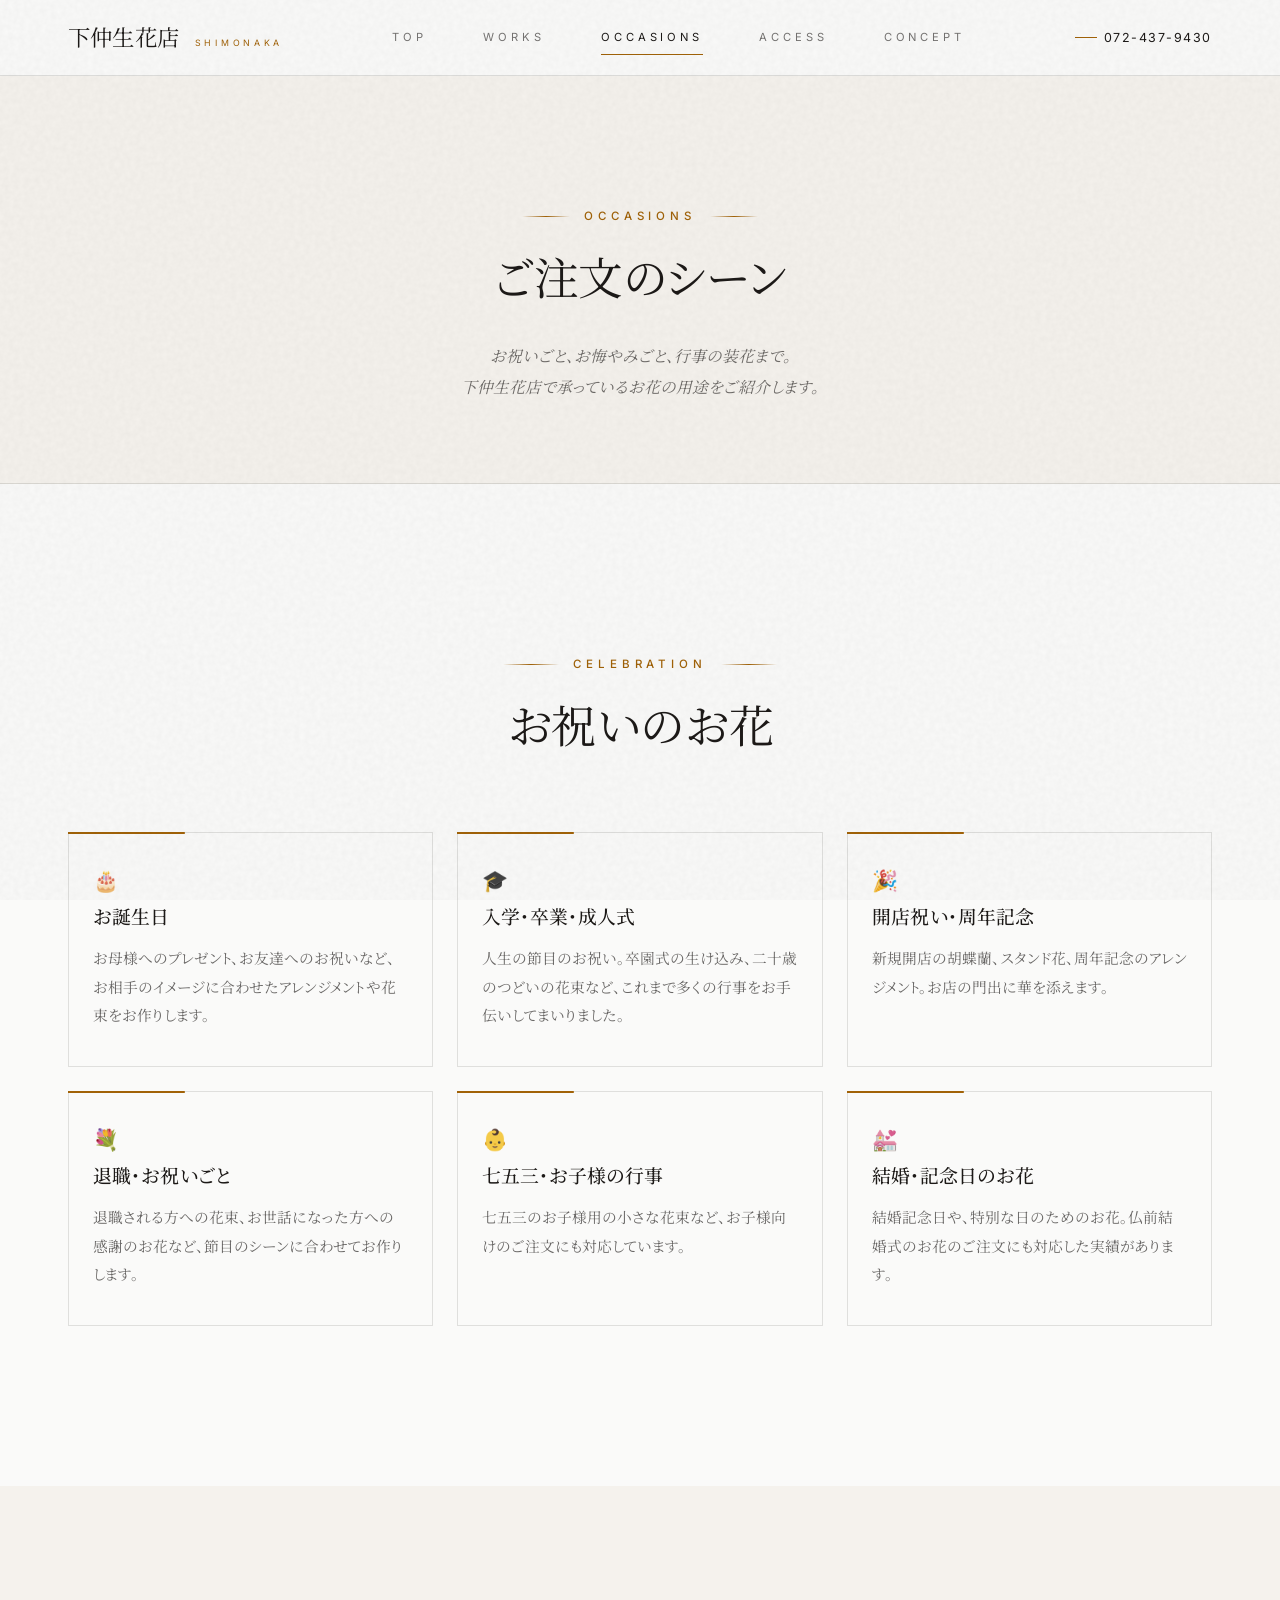
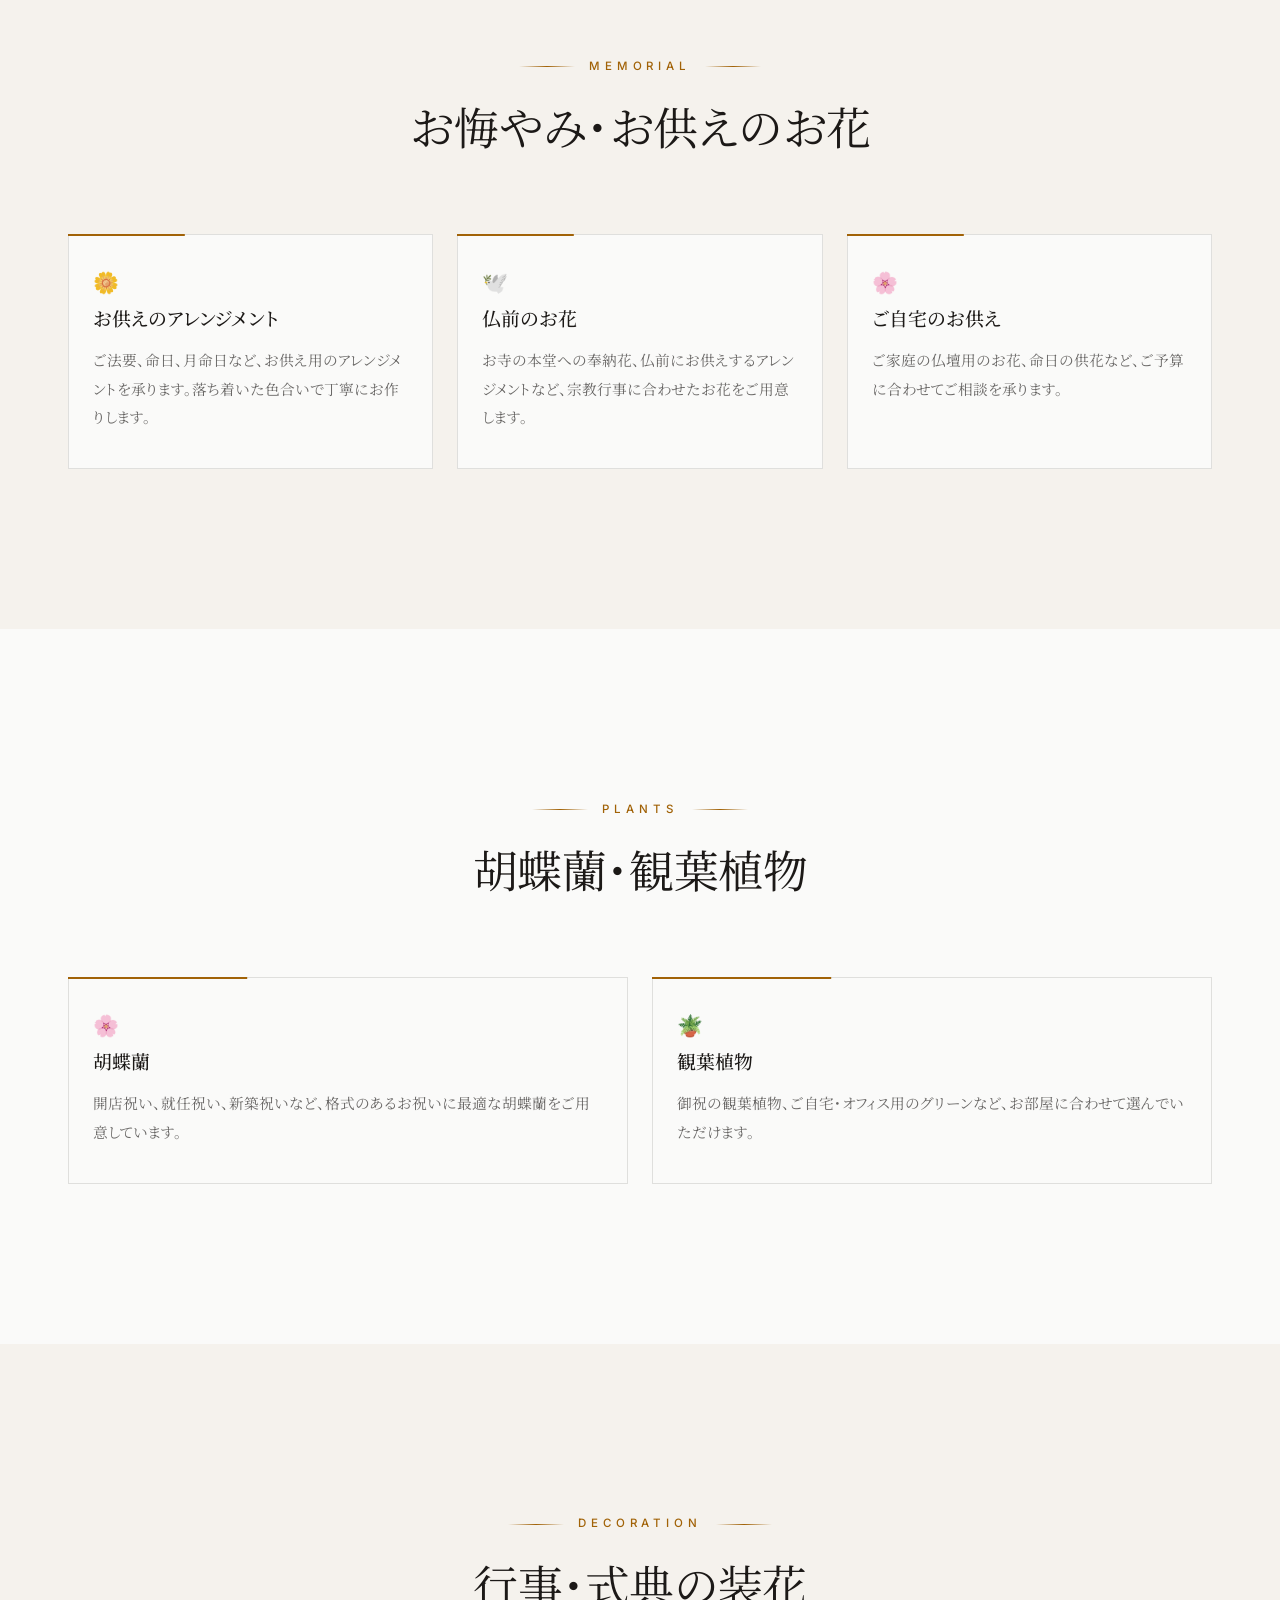
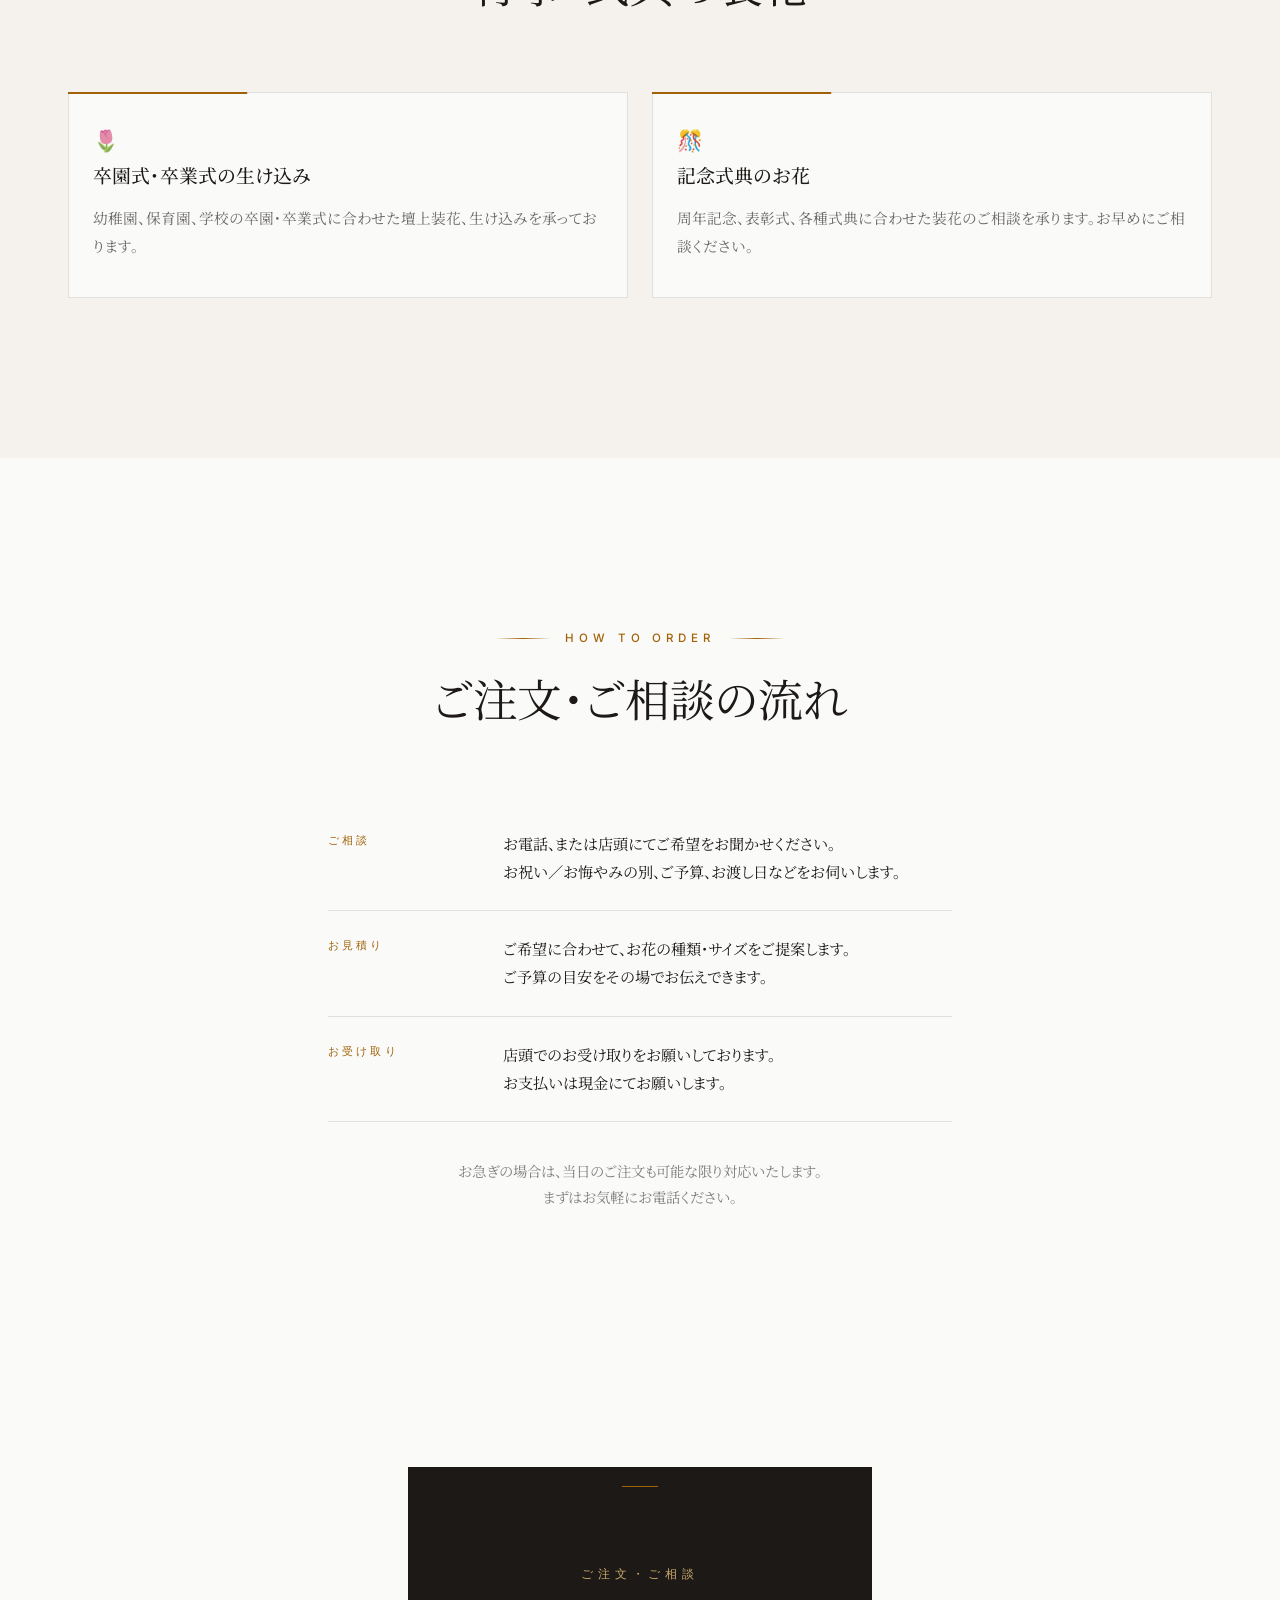
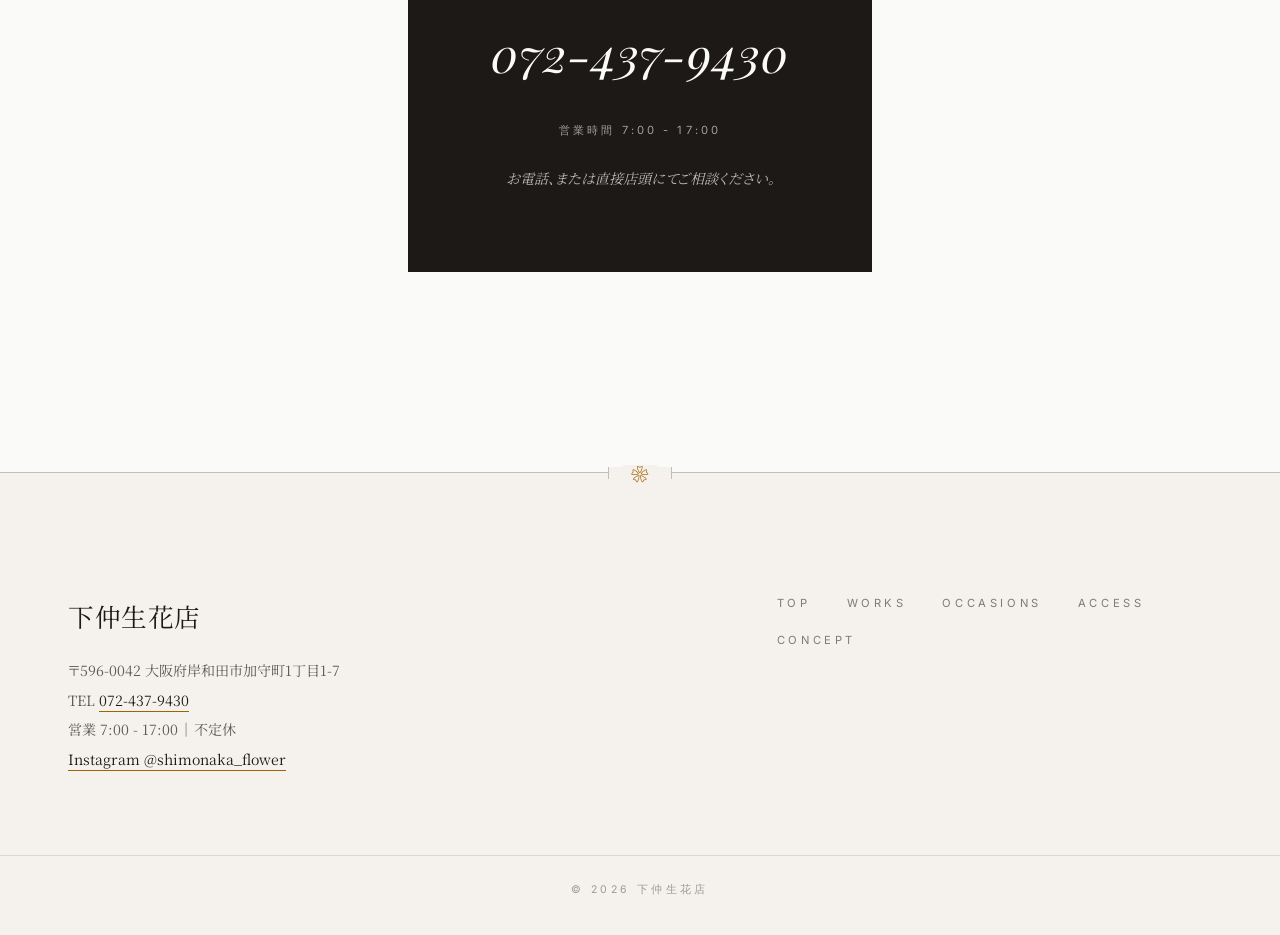
<file: occasions/index.html>
<!DOCTYPE html>
<html lang="ja">
<head>
<meta charset="UTF-8">
<meta name="viewport" content="width=device-width,initial-scale=1">
<title>ご注文のシーン ｜ 下仲生花店</title>
<meta name="description" content="下仲生花店で承っているお花のご注文シーン一覧。お祝い・お悔やみ・装花・胡蝶蘭・観葉植物まで。">
<link rel="stylesheet" href="../assets/style.css">
</head>
<body>

<!-- ==================== HEADER ==================== -->
<header class="site-header">
  <div class="site-header__inner">
    <a href="../" class="site-header__brand">下仲生花店<small>SHIMONAKA</small></a>
    <nav class="site-nav" aria-label="Primary">
      <a href="../">TOP</a>
      <a href="../works/">WORKS</a>
      <a href="./" aria-current="page">OCCASIONS</a>
      <a href="../access/">ACCESS</a>
      <a href="../concept/">CONCEPT</a>
    </nav>
    <a href="tel:0724379430" class="site-header__tel">072-437-9430</a>
    <button class="site-header__toggle" aria-label="メニューを開く" onclick="document.getElementById('mobileMenu').classList.toggle('is-open')">≡</button>
  </div>
</header>

<div class="mobile-menu" id="mobileMenu">
  <a href="../">TOP</a>
  <a href="../works/">WORKS — 作品</a>
  <a href="./">OCCASIONS — ご注文のシーン</a>
  <a href="../access/">ACCESS — アクセス</a>
  <a href="../concept/">CONCEPT — お店について</a>
  <a href="tel:0724379430">☎ 072-437-9430</a>
</div>

<!-- ==================== PAGE HEADER ==================== -->
<header class="page-header">
  <div class="container">
    <span class="page-header__label">Occasions</span>
    <h1 class="page-header__title">ご注文のシーン</h1>
    <p class="page-header__lead">お祝いごと、お悔やみごと、行事の装花まで。<br>下仲生花店で承っているお花の用途をご紹介します。</p>
  </div>
</header>

<!-- ==================== お祝い ==================== -->
<section class="section">
  <div class="container">
    <div class="section__title">
      <small>Celebration</small>
      <h2>お祝いのお花</h2>
    </div>
    <div class="card-grid card-grid--3">
      <div class="occasion-card">
        <span class="occasion-card__icon">🎂</span>
        <h3 class="occasion-card__title">お誕生日</h3>
        <p class="occasion-card__desc">お母様へのプレゼント、お友達へのお祝いなど、お相手のイメージに合わせたアレンジメントや花束をお作りします。</p>
      </div>
      <div class="occasion-card">
        <span class="occasion-card__icon">🎓</span>
        <h3 class="occasion-card__title">入学・卒業・成人式</h3>
        <p class="occasion-card__desc">人生の節目のお祝い。卒園式の生け込み、二十歳のつどいの花束など、これまで多くの行事をお手伝いしてまいりました。</p>
      </div>
      <div class="occasion-card">
        <span class="occasion-card__icon">🎉</span>
        <h3 class="occasion-card__title">開店祝い・周年記念</h3>
        <p class="occasion-card__desc">新規開店の胡蝶蘭、スタンド花、周年記念のアレンジメント。お店の門出に華を添えます。</p>
      </div>
      <div class="occasion-card">
        <span class="occasion-card__icon">💐</span>
        <h3 class="occasion-card__title">退職・お祝いごと</h3>
        <p class="occasion-card__desc">退職される方への花束、お世話になった方への感謝のお花など、節目のシーンに合わせてお作りします。</p>
      </div>
      <div class="occasion-card">
        <span class="occasion-card__icon">👶</span>
        <h3 class="occasion-card__title">七五三・お子様の行事</h3>
        <p class="occasion-card__desc">七五三のお子様用の小さな花束など、お子様向けのご注文にも対応しています。</p>
      </div>
      <div class="occasion-card">
        <span class="occasion-card__icon">💒</span>
        <h3 class="occasion-card__title">結婚・記念日のお花</h3>
        <p class="occasion-card__desc">結婚記念日や、特別な日のためのお花。仏前結婚式のお花のご注文にも対応した実績があります。</p>
      </div>
    </div>
  </div>
</section>

<!-- ==================== お悔やみ ==================== -->
<section class="section section--alt">
  <div class="container">
    <div class="section__title">
      <small>Memorial</small>
      <h2>お悔やみ・お供えのお花</h2>
    </div>
    <div class="card-grid card-grid--3">
      <div class="occasion-card">
        <span class="occasion-card__icon">🌼</span>
        <h3 class="occasion-card__title">お供えのアレンジメント</h3>
        <p class="occasion-card__desc">ご法要、命日、月命日など、お供え用のアレンジメントを承ります。落ち着いた色合いで丁寧にお作りします。</p>
      </div>
      <div class="occasion-card">
        <span class="occasion-card__icon">🕊️</span>
        <h3 class="occasion-card__title">仏前のお花</h3>
        <p class="occasion-card__desc">お寺の本堂への奉納花、仏前にお供えするアレンジメントなど、宗教行事に合わせたお花をご用意します。</p>
      </div>
      <div class="occasion-card">
        <span class="occasion-card__icon">🌸</span>
        <h3 class="occasion-card__title">ご自宅のお供え</h3>
        <p class="occasion-card__desc">ご家庭の仏壇用のお花、命日の供花など、ご予算に合わせてご相談を承ります。</p>
      </div>
    </div>
  </div>
</section>

<!-- ==================== 鉢物・観葉植物 ==================== -->
<section class="section">
  <div class="container">
    <div class="section__title">
      <small>Plants</small>
      <h2>胡蝶蘭・観葉植物</h2>
    </div>
    <div class="card-grid">
      <div class="occasion-card">
        <span class="occasion-card__icon">🌸</span>
        <h3 class="occasion-card__title">胡蝶蘭</h3>
        <p class="occasion-card__desc">開店祝い、就任祝い、新築祝いなど、格式のあるお祝いに最適な胡蝶蘭をご用意しています。</p>
      </div>
      <div class="occasion-card">
        <span class="occasion-card__icon">🪴</span>
        <h3 class="occasion-card__title">観葉植物</h3>
        <p class="occasion-card__desc">御祝の観葉植物、ご自宅・オフィス用のグリーンなど、お部屋に合わせて選んでいただけます。</p>
      </div>
    </div>
  </div>
</section>

<!-- ==================== 装花 ==================== -->
<section class="section section--alt">
  <div class="container">
    <div class="section__title">
      <small>Decoration</small>
      <h2>行事・式典の装花</h2>
    </div>
    <div class="card-grid">
      <div class="occasion-card">
        <span class="occasion-card__icon">🌷</span>
        <h3 class="occasion-card__title">卒園式・卒業式の生け込み</h3>
        <p class="occasion-card__desc">幼稚園、保育園、学校の卒園・卒業式に合わせた壇上装花、生け込みを承っております。</p>
      </div>
      <div class="occasion-card">
        <span class="occasion-card__icon">🎊</span>
        <h3 class="occasion-card__title">記念式典のお花</h3>
        <p class="occasion-card__desc">周年記念、表彰式、各種式典に合わせた装花のご相談を承ります。お早めにご相談ください。</p>
      </div>
    </div>
  </div>
</section>

<!-- ==================== ご相談の流れ ==================== -->
<section class="section">
  <div class="container" style="max-width: 720px;">
    <div class="section__title">
      <small>How to order</small>
      <h2>ご注文・ご相談の流れ</h2>
    </div>
    <table class="info-table">
      <tbody>
        <tr>
          <th>ご相談</th>
          <td>お電話、または店頭にてご希望をお聞かせください。<br>お祝い／お悔やみの別、ご予算、お渡し日などをお伺いします。</td>
        </tr>
        <tr>
          <th>お見積り</th>
          <td>ご希望に合わせて、お花の種類・サイズをご提案します。<br>ご予算の目安をその場でお伝えできます。</td>
        </tr>
        <tr>
          <th>お受け取り</th>
          <td>店頭でのお受け取りをお願いしております。<br>お支払いは現金にてお願いします。</td>
        </tr>
      </tbody>
    </table>
    <p class="text-mute text-center mt-5" style="font-size: 0.9rem;">
      お急ぎの場合は、当日のご注文も可能な限り対応いたします。<br>
      まずはお気軽にお電話ください。
    </p>
  </div>
</section>

<!-- ==================== CONTACT ==================== -->
<section class="cta-section">
  <div class="container" style="max-width: 560px;">
    <div class="contact-box">
      <p class="contact-box__label">ご注文・ご相談</p>
      <a href="tel:0724379430" class="contact-box__tel">072-437-9430</a>
      <p class="contact-box__hours">営業時間 7:00 - 17:00</p>
      <p class="contact-box__note">お電話、または直接店頭にてご相談ください。</p>
    </div>
  </div>
</section>

<!-- ==================== FOOTER ==================== -->
<footer class="site-footer">
  <div class="site-footer__inner">
    <div>
      <div class="site-footer__brand">下仲生花店</div>
      <p class="site-footer__meta">
        〒596-0042 大阪府岸和田市加守町1丁目1-7<br>
        TEL <a href="tel:0724379430">072-437-9430</a><br>
        営業 7:00 - 17:00 ｜ 不定休<br>
        <a href="https://www.instagram.com/shimonaka_flower/" target="_blank" rel="noopener">Instagram @shimonaka_flower</a>
      </p>
    </div>
    <nav class="site-footer__nav" aria-label="Footer">
      <a href="../">TOP</a>
      <a href="../works/">WORKS</a>
      <a href="./">OCCASIONS</a>
      <a href="../access/">ACCESS</a>
      <a href="../concept/">CONCEPT</a>
    </nav>
  </div>
  <div class="site-footer__copy">© 2026 下仲生花店</div>
</footer>

<a href="tel:0724379430" class="mobile-cta">お電話でご注文</a>

</body>
</html>
</file>
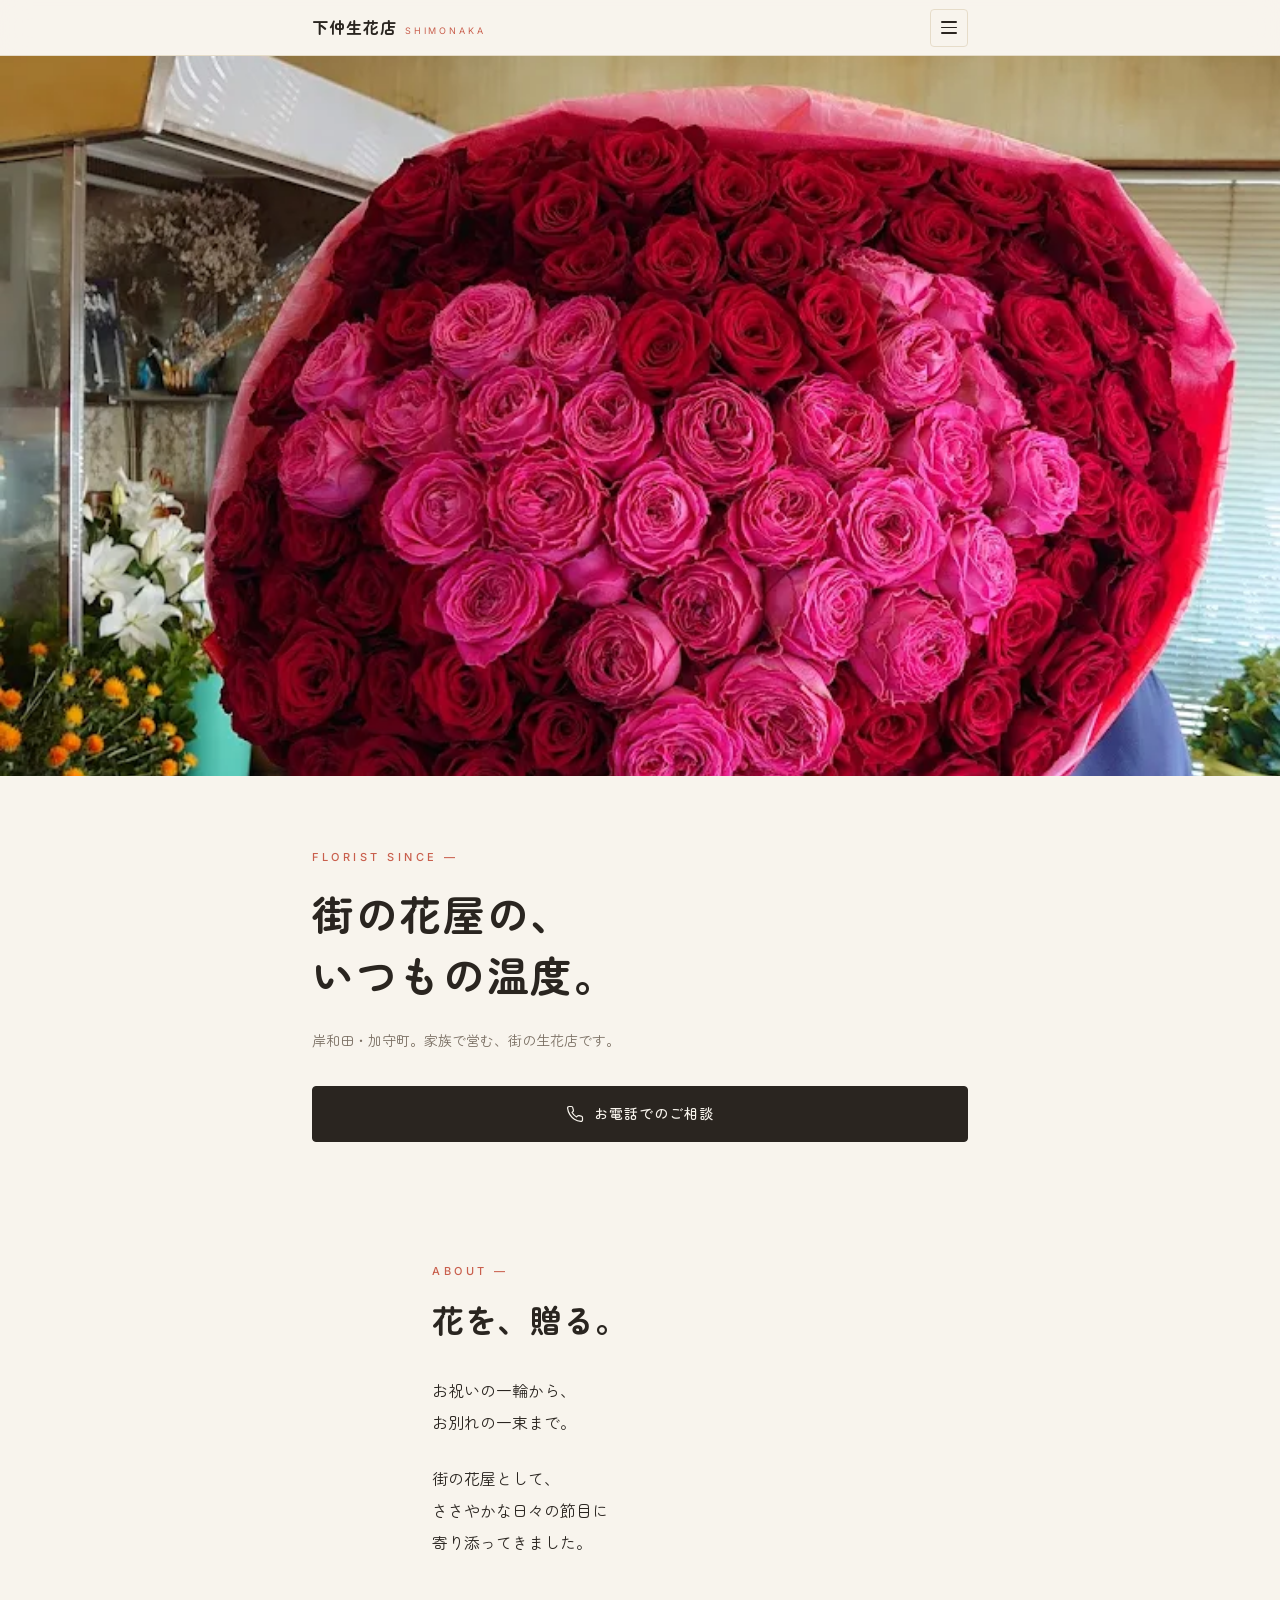
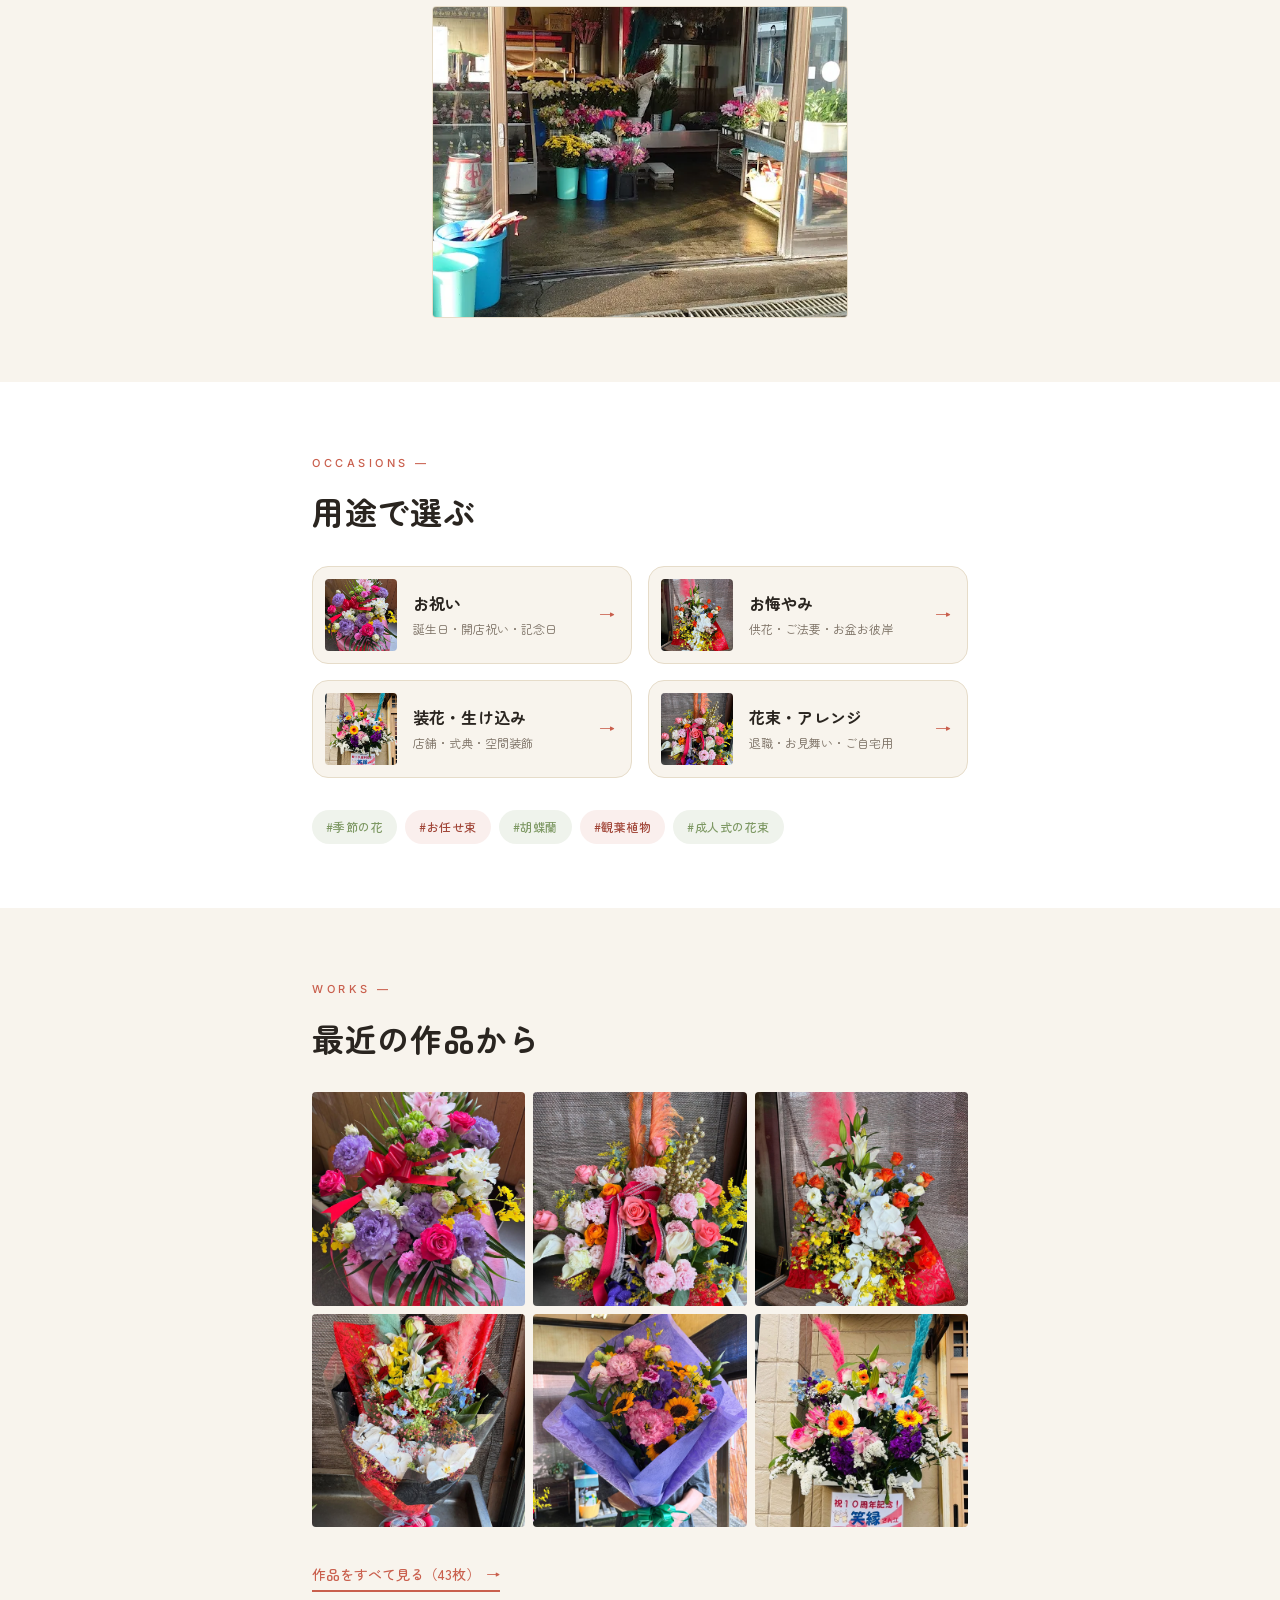
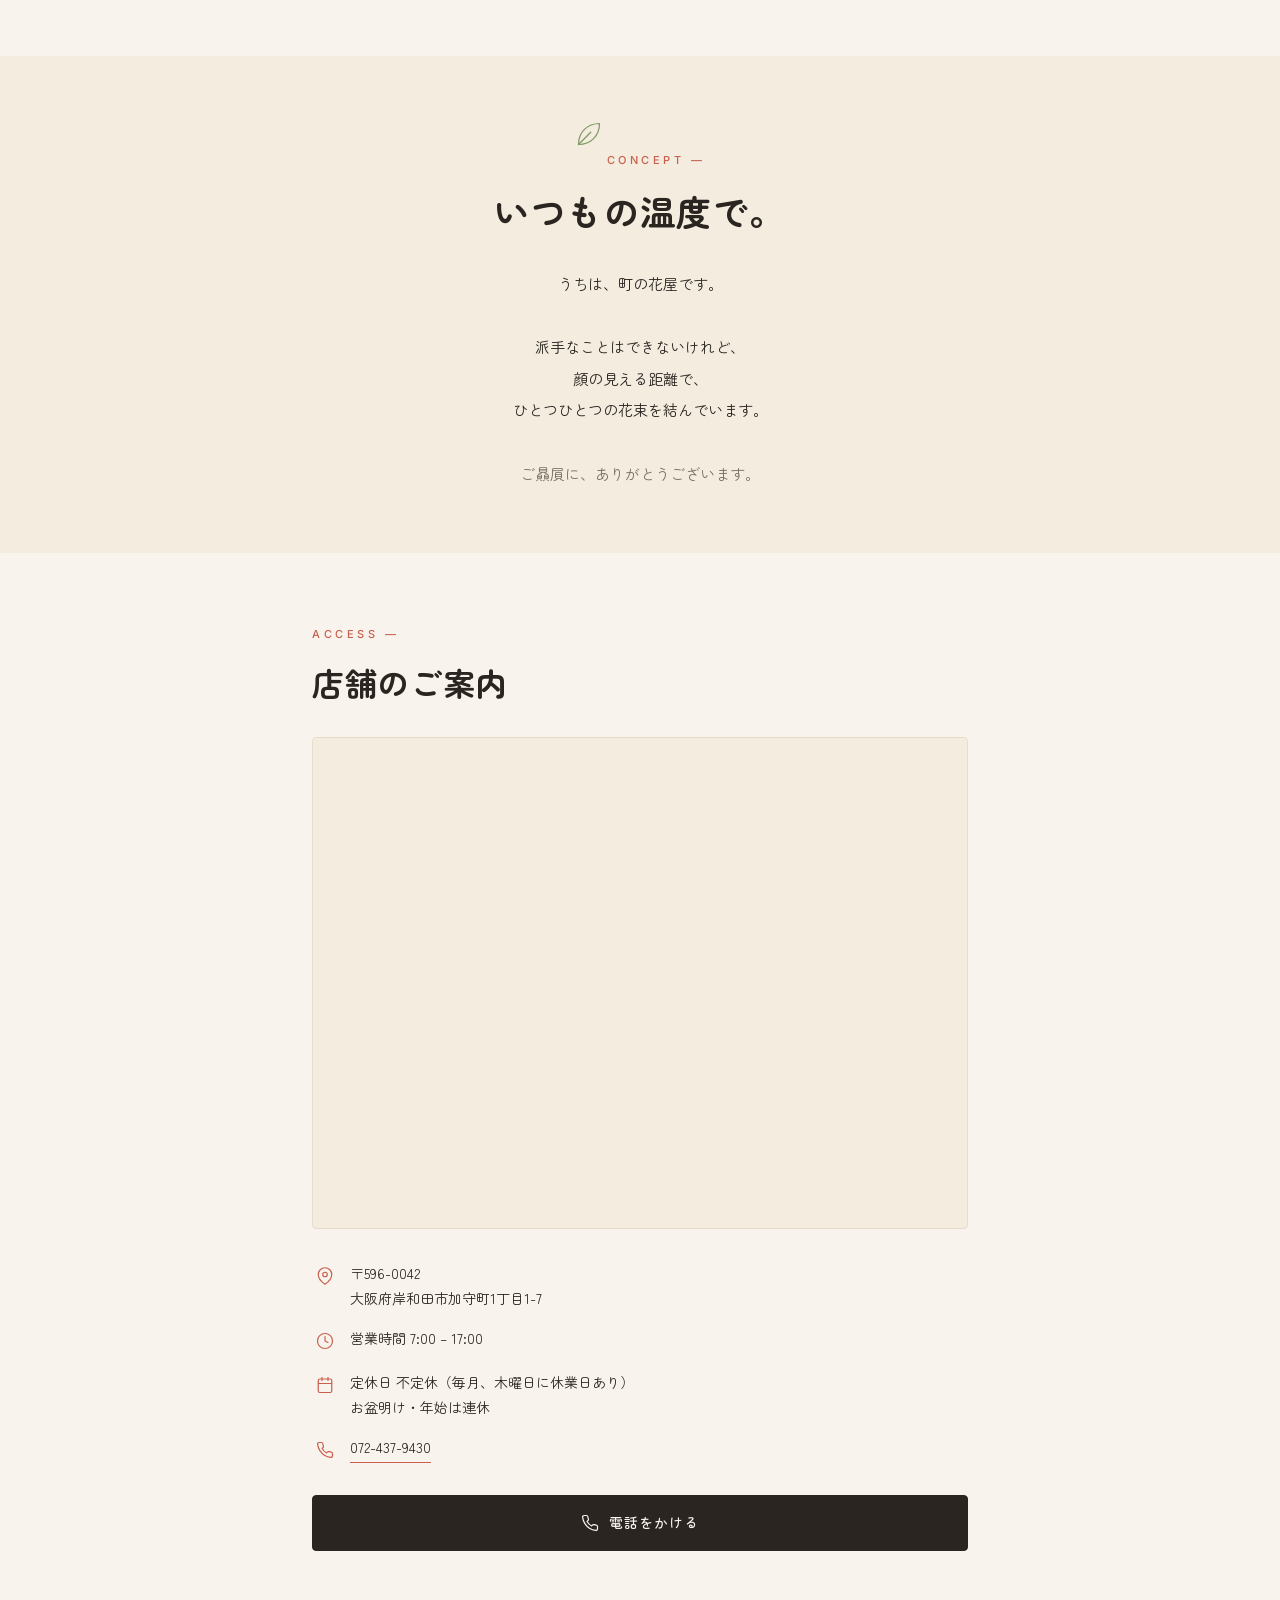
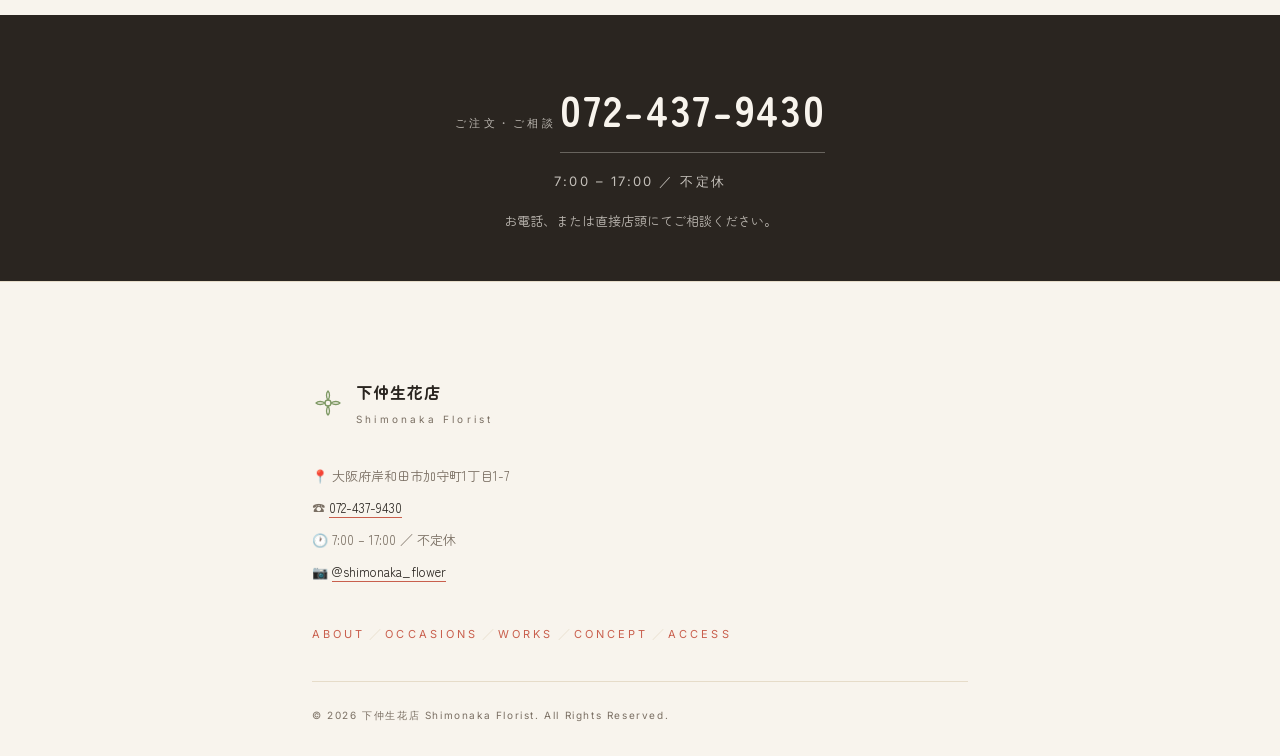
<file: v2/index.html>
<!DOCTYPE html>
<html lang="ja">
<head>
<meta charset="UTF-8">
<meta name="viewport" content="width=device-width,initial-scale=1,viewport-fit=cover">
<title>下仲生花店 ｜ 大阪府岸和田市加守町の生花店</title>
<meta name="description" content="大阪府岸和田市加守町の生花店「下仲生花店」。お祝いのアレンジメント、開店祝いの胡蝶蘭、ご法要のお供え、花束、生け込みまで。朝7時から夕方5時まで営業。">
<meta name="theme-color" content="#f8f4ed">
<meta property="og:title" content="下仲生花店 ｜ 街の花屋の、いつもの温度。">
<meta property="og:description" content="お祝いもお悔やみも、岸和田の街角から。家族で営む小さな生花店です。">
<meta property="og:type" content="website">
<link rel="preconnect" href="https://fonts.googleapis.com">
<link rel="preconnect" href="https://fonts.gstatic.com" crossorigin>
<link href="https://fonts.googleapis.com/css2?family=Zen+Maru+Gothic:wght@400;500;700&family=Inter:wght@400;500&display=swap" rel="stylesheet">
<link rel="stylesheet" href="assets/style.css">
</head>
<body>

<!-- ============ HEADER ============ -->
<header class="header">
  <div class="header__inner">
    <a href="./" class="header__brand">
      <span class="header__brand-jp">下仲生花店</span>
      <span class="header__brand-en">SHIMONAKA</span>
    </a>
    <button class="header__menu" aria-label="メニュー" onclick="document.getElementById('drawer').classList.toggle('is-open')">
      <span></span><span></span><span></span>
    </button>
  </div>
</header>

<aside class="drawer" id="drawer">
  <a href="#about">ABOUT — 店の温度</a>
  <a href="#occasions">OCCASIONS — 取扱い</a>
  <a href="#works">WORKS — 作品</a>
  <a href="#concept">CONCEPT — 想い</a>
  <a href="#access">ACCESS — アクセス</a>
  <a href="tel:0724379430" class="drawer__tel">☎ 072-437-9430</a>
</aside>

<!-- ============ HERO ============ -->
<section class="hero">
  <div class="hero__photo">
    <img src="assets/storefront/storefront_04.jpg" alt="薔薇のハートアレンジメント" fetchpriority="high">
  </div>
  <div class="hero__copy">
    <span class="eyebrow eyebrow--accent">FLORIST SINCE —</span>
    <h1 class="hero__title">
      <span>街の花屋の、</span>
      <span>いつもの温度。</span>
    </h1>
    <p class="hero__sub">岸和田・加守町。家族で営む、街の生花店です。</p>
    <a href="tel:0724379430" class="btn btn--primary btn--full">
      <svg class="btn__icon" viewBox="0 0 24 24" width="18" height="18" fill="none" stroke="currentColor" stroke-width="1.6" stroke-linecap="round" stroke-linejoin="round"><path d="M22 16.92v3a2 2 0 0 1-2.18 2 19.79 19.79 0 0 1-8.63-3.07 19.5 19.5 0 0 1-6-6 19.79 19.79 0 0 1-3.07-8.67A2 2 0 0 1 4.11 2h3a2 2 0 0 1 2 1.72 12.84 12.84 0 0 0 .7 2.81 2 2 0 0 1-.45 2.11L8.09 9.91a16 16 0 0 0 6 6l1.27-1.27a2 2 0 0 1 2.11-.45 12.84 12.84 0 0 0 2.81.7A2 2 0 0 1 22 16.92z"/></svg>
      お電話でのご相談
    </a>
  </div>
</section>

<!-- ============ ABOUT ============ -->
<section class="section" id="about">
  <div class="container container--narrow">
    <span class="eyebrow eyebrow--accent">ABOUT —</span>
    <h2 class="section__title">花を、贈る。</h2>
    <div class="about__body">
      <p>お祝いの一輪から、<br>お別れの一束まで。</p>
      <p>街の花屋として、<br>ささやかな日々の節目に<br>寄り添ってきました。</p>
    </div>
    <div class="about__photo">
      <img src="assets/storefront/storefront_01.jpg" alt="店内の様子" loading="lazy">
    </div>
  </div>
</section>

<!-- ============ OCCASIONS ============ -->
<section class="section section--alt" id="occasions">
  <div class="container">
    <span class="eyebrow eyebrow--accent">OCCASIONS —</span>
    <h2 class="section__title">用途で選ぶ</h2>

    <ul class="occasion-list">
      <li class="occasion-card">
        <div class="occasion-card__thumb"><img src="assets/works/DXLRXfaE1c6_1.jpg" alt="" loading="lazy"></div>
        <div class="occasion-card__body">
          <h3>お祝い</h3>
          <p>誕生日・開店祝い・記念日</p>
        </div>
        <span class="occasion-card__arrow">→</span>
      </li>
      <li class="occasion-card">
        <div class="occasion-card__thumb"><img src="assets/works/DKlCW23ToG7_3.jpg" alt="" loading="lazy"></div>
        <div class="occasion-card__body">
          <h3>お悔やみ</h3>
          <p>供花・ご法要・お盆お彼岸</p>
        </div>
        <span class="occasion-card__arrow">→</span>
      </li>
      <li class="occasion-card">
        <div class="occasion-card__thumb"><img src="assets/works/DILZc9sxCSQ_1.jpg" alt="" loading="lazy"></div>
        <div class="occasion-card__body">
          <h3>装花・生け込み</h3>
          <p>店舗・式典・空間装飾</p>
        </div>
        <span class="occasion-card__arrow">→</span>
      </li>
      <li class="occasion-card">
        <div class="occasion-card__thumb"><img src="assets/works/DV0pkZPE-Ev_1.jpg" alt="" loading="lazy"></div>
        <div class="occasion-card__body">
          <h3>花束・アレンジ</h3>
          <p>退職・お見舞い・ご自宅用</p>
        </div>
        <span class="occasion-card__arrow">→</span>
      </li>
    </ul>

    <div class="chips">
      <span class="chip">#季節の花</span>
      <span class="chip">#お任せ束</span>
      <span class="chip">#胡蝶蘭</span>
      <span class="chip">#観葉植物</span>
      <span class="chip">#成人式の花束</span>
    </div>
  </div>
</section>

<!-- ============ WORKS ============ -->
<section class="section" id="works">
  <div class="container">
    <span class="eyebrow eyebrow--accent">WORKS —</span>
    <h2 class="section__title">最近の作品から</h2>

    <div class="gallery">
      <div class="gallery__cell"><img src="assets/works/DXLRXfaE1c6_1.jpg" alt="アレンジメントフラワー" loading="lazy"></div>
      <div class="gallery__cell"><img src="assets/works/DV0pkZPE-Ev_1.jpg" alt="お祝いの花束" loading="lazy"></div>
      <div class="gallery__cell"><img src="assets/works/DKlCW23ToG7_3.jpg" alt="開店祝いのアレンジメント" loading="lazy"></div>
      <div class="gallery__cell"><img src="assets/works/DTZUoEVk_xf_1.jpg" alt="成人式の花束" loading="lazy"></div>
      <div class="gallery__cell"><img src="assets/works/DLZrmMTxPqg_1.jpg" alt="プレゼントの花束" loading="lazy"></div>
      <div class="gallery__cell"><img src="assets/works/DILZc9sxCSQ_1.jpg" alt="お祝いのスタンド花" loading="lazy"></div>
    </div>

    <a href="../site/works/" class="link-more">作品をすべて見る（43枚）</a>
  </div>
</section>

<!-- ============ CONCEPT ============ -->
<section class="section section--cream" id="concept">
  <div class="container container--narrow concept">
    <svg class="concept__leaf" viewBox="0 0 32 32" width="28" height="28" fill="none" stroke="currentColor" stroke-width="1.4" stroke-linecap="round" stroke-linejoin="round"><path d="M4 28C4 14 14 4 28 4c0 14-10 24-24 24z"/><path d="M4 28L18 14"/></svg>
    <span class="eyebrow eyebrow--accent">CONCEPT —</span>
    <h2 class="concept__title">いつもの温度で。</h2>
    <div class="concept__body">
      <p>うちは、町の花屋です。</p>
      <p>派手なことはできないけれど、<br>顔の見える距離で、<br>ひとつひとつの花束を結んでいます。</p>
      <p>ご贔屓に、ありがとうございます。</p>
    </div>
  </div>
</section>

<!-- ============ ACCESS ============ -->
<section class="section" id="access">
  <div class="container">
    <span class="eyebrow eyebrow--accent">ACCESS —</span>
    <h2 class="section__title">店舗のご案内</h2>

    <div class="map">
      <iframe
        src="https://www.google.com/maps?q=%E5%A4%A7%E9%98%AA%E5%BA%9C%E5%B2%B8%E5%92%8C%E7%94%B0%E5%B8%82%E5%8A%A0%E5%AE%88%E7%94%BA1-1-7&output=embed"
        loading="lazy" referrerpolicy="no-referrer-when-downgrade"
        title="下仲生花店の地図"></iframe>
    </div>

    <ul class="info-list">
      <li>
        <span class="info-list__icon" aria-hidden="true">
          <svg viewBox="0 0 24 24" width="18" height="18" fill="none" stroke="currentColor" stroke-width="1.6" stroke-linecap="round" stroke-linejoin="round"><path d="M21 10c0 7-9 13-9 13s-9-6-9-13a9 9 0 0 1 18 0z"/><circle cx="12" cy="10" r="3"/></svg>
        </span>
        〒596-0042<br>大阪府岸和田市加守町1丁目1-7
      </li>
      <li>
        <span class="info-list__icon" aria-hidden="true">
          <svg viewBox="0 0 24 24" width="18" height="18" fill="none" stroke="currentColor" stroke-width="1.6" stroke-linecap="round" stroke-linejoin="round"><circle cx="12" cy="12" r="10"/><polyline points="12 6 12 12 16 14"/></svg>
        </span>
        営業時間 7:00 – 17:00
      </li>
      <li>
        <span class="info-list__icon" aria-hidden="true">
          <svg viewBox="0 0 24 24" width="18" height="18" fill="none" stroke="currentColor" stroke-width="1.6" stroke-linecap="round" stroke-linejoin="round"><rect x="3" y="4" width="18" height="18" rx="2"/><line x1="16" y1="2" x2="16" y2="6"/><line x1="8" y1="2" x2="8" y2="6"/><line x1="3" y1="10" x2="21" y2="10"/></svg>
        </span>
        定休日 不定休（毎月、木曜日に休業日あり）<br>お盆明け・年始は連休
      </li>
      <li>
        <span class="info-list__icon" aria-hidden="true">
          <svg viewBox="0 0 24 24" width="18" height="18" fill="none" stroke="currentColor" stroke-width="1.6" stroke-linecap="round" stroke-linejoin="round"><path d="M22 16.92v3a2 2 0 0 1-2.18 2 19.79 19.79 0 0 1-8.63-3.07 19.5 19.5 0 0 1-6-6 19.79 19.79 0 0 1-3.07-8.67A2 2 0 0 1 4.11 2h3a2 2 0 0 1 2 1.72 12.84 12.84 0 0 0 .7 2.81 2 2 0 0 1-.45 2.11L8.09 9.91a16 16 0 0 0 6 6l1.27-1.27a2 2 0 0 1 2.11-.45 12.84 12.84 0 0 0 2.81.7A2 2 0 0 1 22 16.92z"/></svg>
        </span>
        <a href="tel:0724379430">072-437-9430</a>
      </li>
    </ul>

    <a href="tel:0724379430" class="btn btn--primary btn--full">
      <svg class="btn__icon" viewBox="0 0 24 24" width="18" height="18" fill="none" stroke="currentColor" stroke-width="1.6" stroke-linecap="round" stroke-linejoin="round"><path d="M22 16.92v3a2 2 0 0 1-2.18 2 19.79 19.79 0 0 1-8.63-3.07 19.5 19.5 0 0 1-6-6 19.79 19.79 0 0 1-3.07-8.67A2 2 0 0 1 4.11 2h3a2 2 0 0 1 2 1.72 12.84 12.84 0 0 0 .7 2.81 2 2 0 0 1-.45 2.11L8.09 9.91a16 16 0 0 0 6 6l1.27-1.27a2 2 0 0 1 2.11-.45 12.84 12.84 0 0 0 2.81.7A2 2 0 0 1 22 16.92z"/></svg>
      電話をかける
    </a>
  </div>
</section>

<!-- ============ CTA BAND ============ -->
<section class="cta-band">
  <div class="container">
    <span class="eyebrow eyebrow--cream">ご注文・ご相談</span>
    <a href="tel:0724379430" class="cta-band__tel">072-437-9430</a>
    <p class="cta-band__hours">7:00 – 17:00 ／ 不定休</p>
    <p class="cta-band__note">お電話、または直接店頭にてご相談ください。</p>
  </div>
</section>

<!-- ============ FOOTER ============ -->
<footer class="footer">
  <div class="container">
    <div class="footer__brand">
      <svg class="footer__mark" viewBox="0 0 32 32" width="32" height="32" fill="none" stroke="currentColor" stroke-width="1.3" stroke-linecap="round" stroke-linejoin="round">
        <circle cx="16" cy="16" r="3"/>
        <path d="M16 13c-2-3-2-7 0-9 2 2 2 6 0 9z"/>
        <path d="M16 19c2 3 2 7 0 9-2-2-2-6 0-9z"/>
        <path d="M13 16c-3-2-7-2-9 0 2 2 6 2 9 0z"/>
        <path d="M19 16c3-2 7-2 9 0-2 2-6 2-9 0z"/>
      </svg>
      <div>
        <div class="footer__name">下仲生花店</div>
        <div class="footer__name-en">Shimonaka Florist</div>
      </div>
    </div>

    <ul class="footer__info">
      <li>📍 大阪府岸和田市加守町1丁目1-7</li>
      <li>☎ <a href="tel:0724379430">072-437-9430</a></li>
      <li>🕐 7:00 – 17:00 ／ 不定休</li>
      <li>📷 <a href="https://www.instagram.com/shimonaka_flower/" target="_blank" rel="noopener">@shimonaka_flower</a></li>
    </ul>

    <nav class="footer__nav">
      <a href="#about">ABOUT</a>
      <span>／</span>
      <a href="#occasions">OCCASIONS</a>
      <span>／</span>
      <a href="#works">WORKS</a>
      <span>／</span>
      <a href="#concept">CONCEPT</a>
      <span>／</span>
      <a href="#access">ACCESS</a>
    </nav>

    <p class="footer__copy">© 2026 下仲生花店 Shimonaka Florist. All Rights Reserved.</p>
  </div>
</footer>

<a href="tel:0724379430" class="sticky-cta">
  <svg viewBox="0 0 24 24" width="16" height="16" fill="none" stroke="currentColor" stroke-width="1.8" stroke-linecap="round" stroke-linejoin="round"><path d="M22 16.92v3a2 2 0 0 1-2.18 2 19.79 19.79 0 0 1-8.63-3.07 19.5 19.5 0 0 1-6-6 19.79 19.79 0 0 1-3.07-8.67A2 2 0 0 1 4.11 2h3a2 2 0 0 1 2 1.72 12.84 12.84 0 0 0 .7 2.81 2 2 0 0 1-.45 2.11L8.09 9.91a16 16 0 0 0 6 6l1.27-1.27a2 2 0 0 1 2.11-.45 12.84 12.84 0 0 0 2.81.7A2 2 0 0 1 22 16.92z"/></svg>
  お電話でご注文
</a>

</body>
</html>
</file>
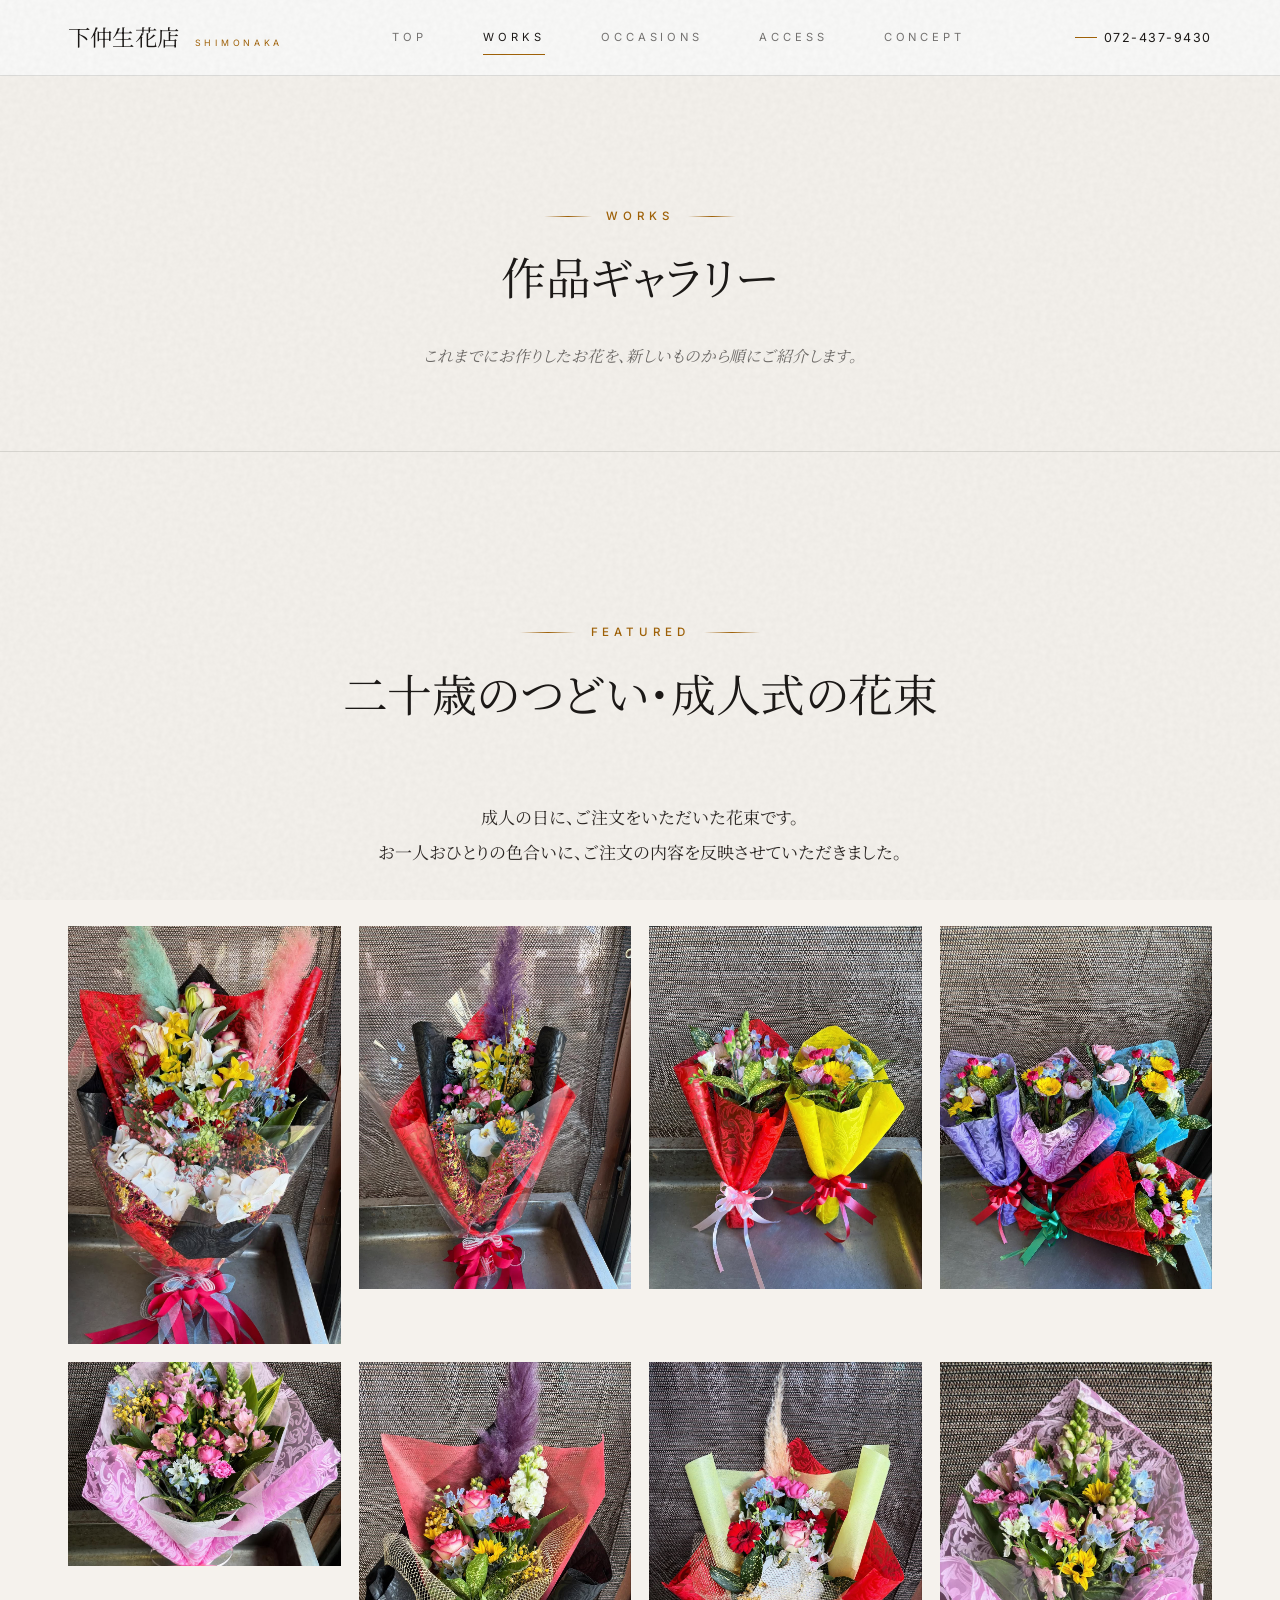
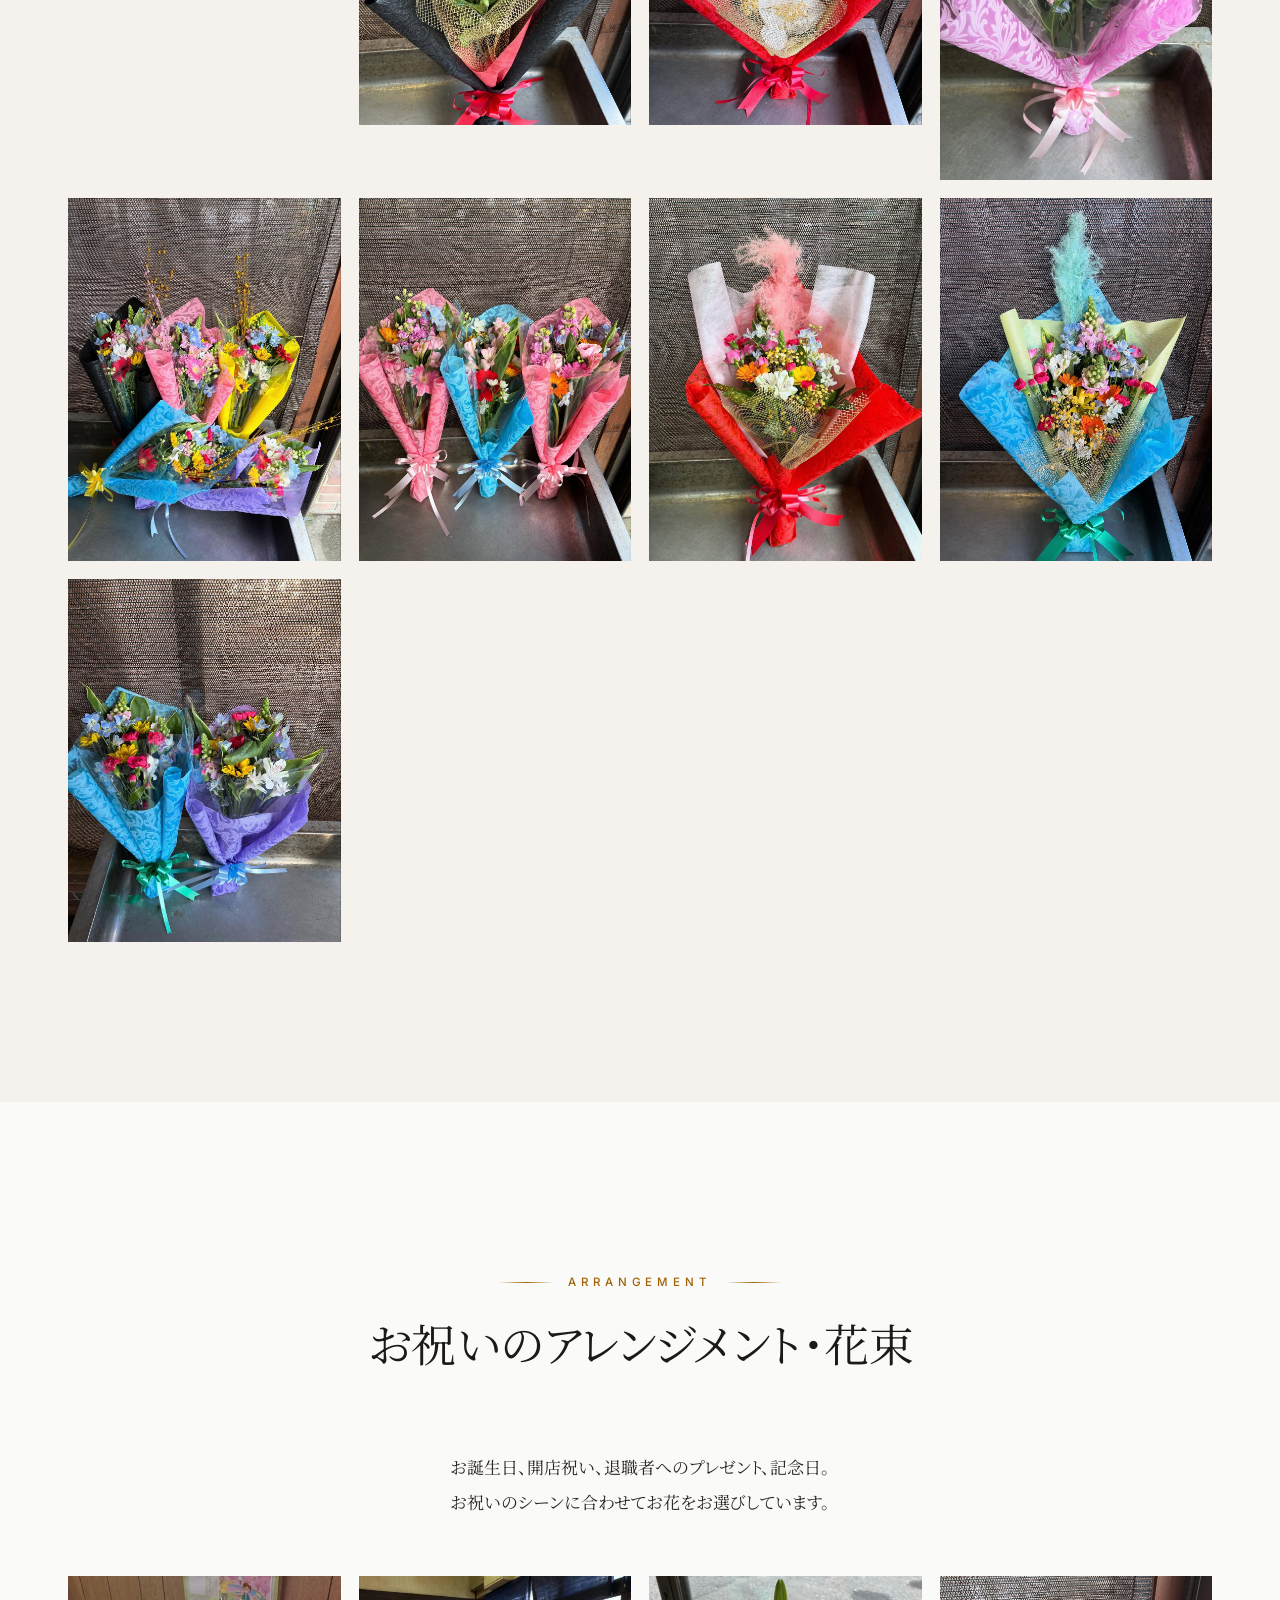
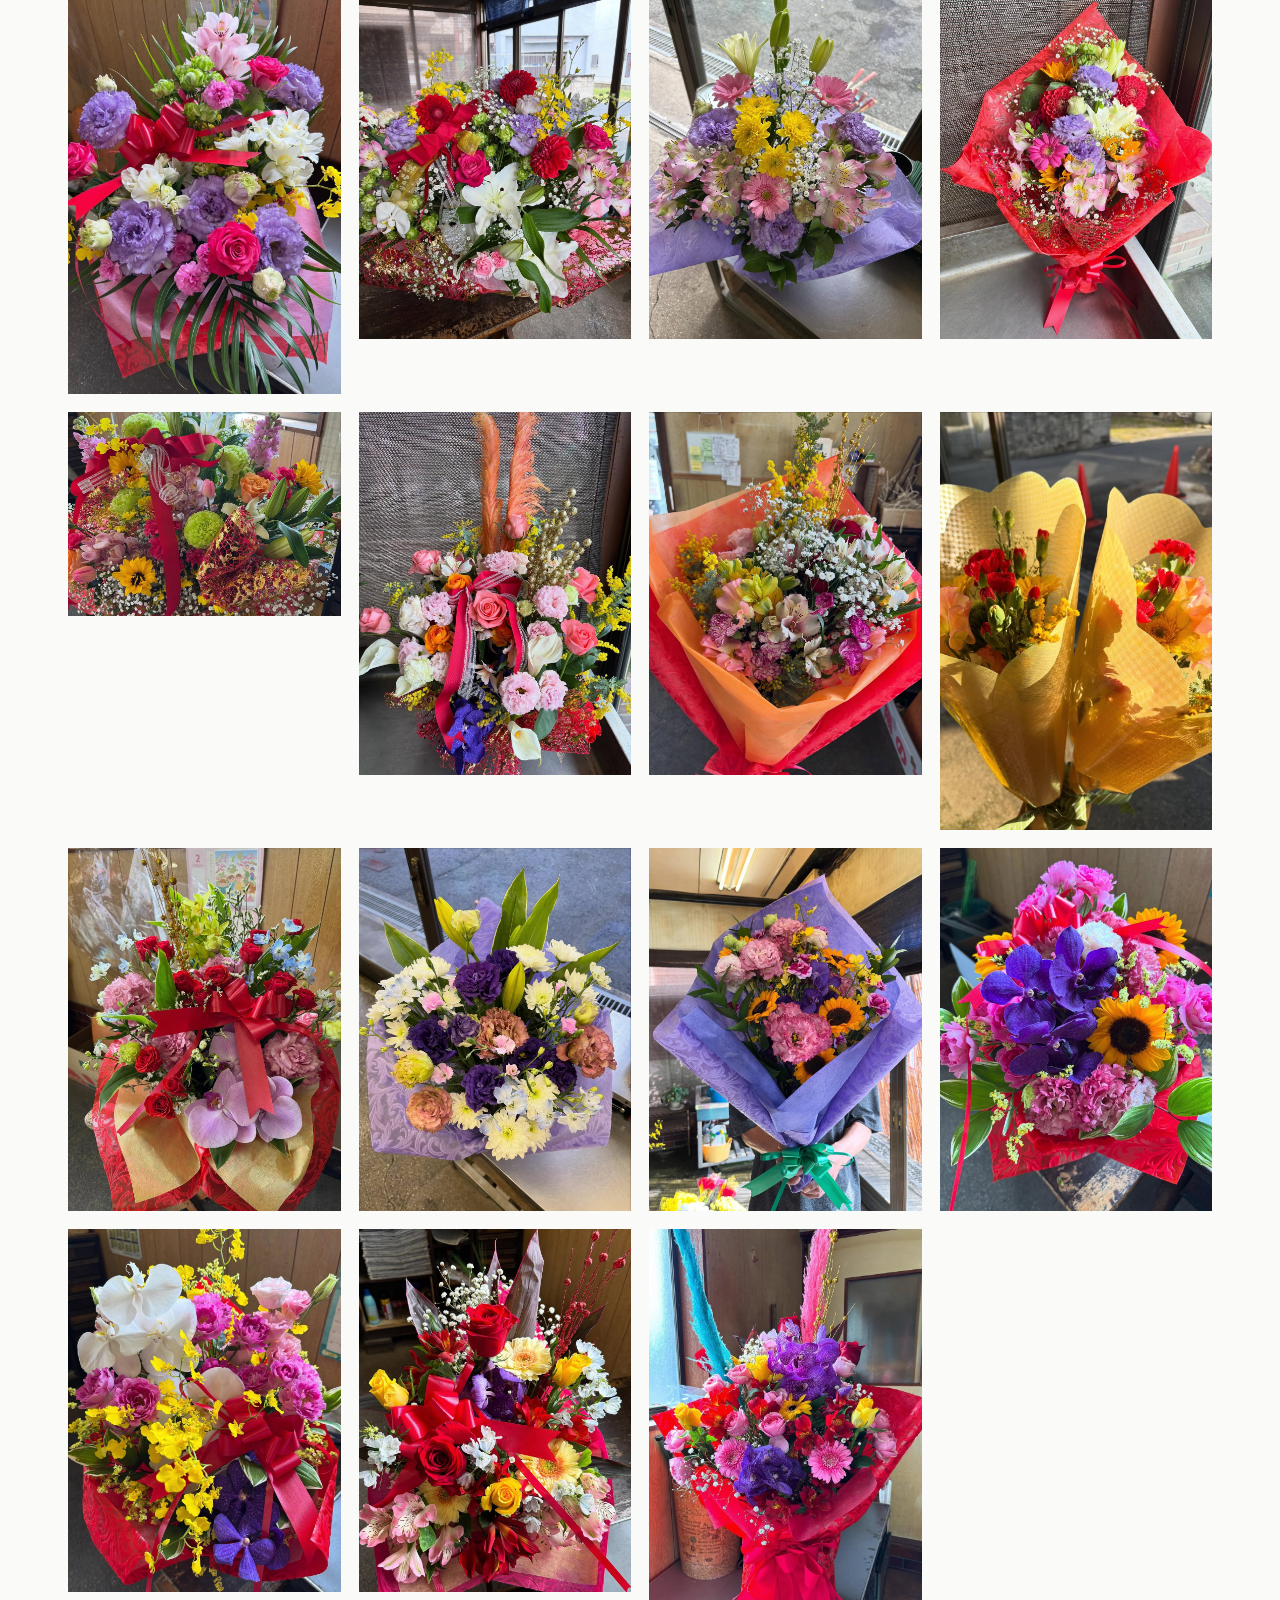
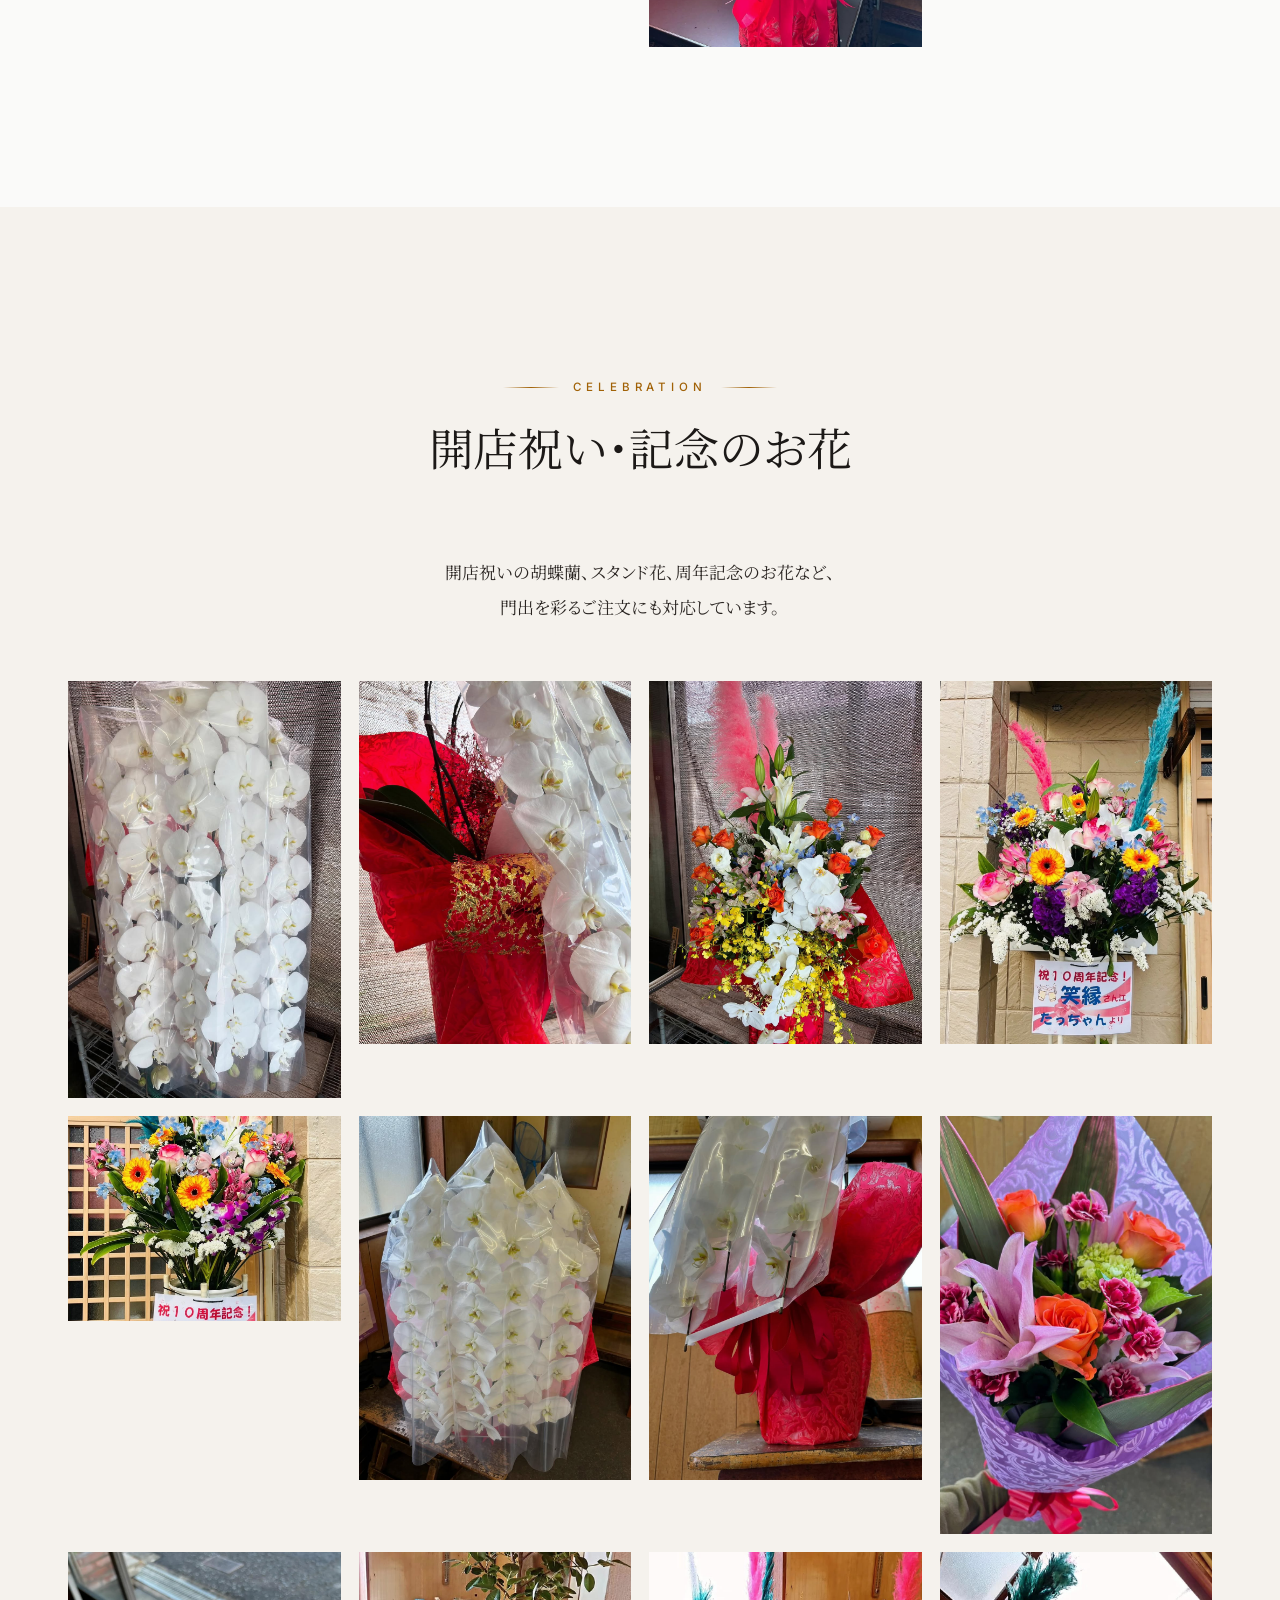
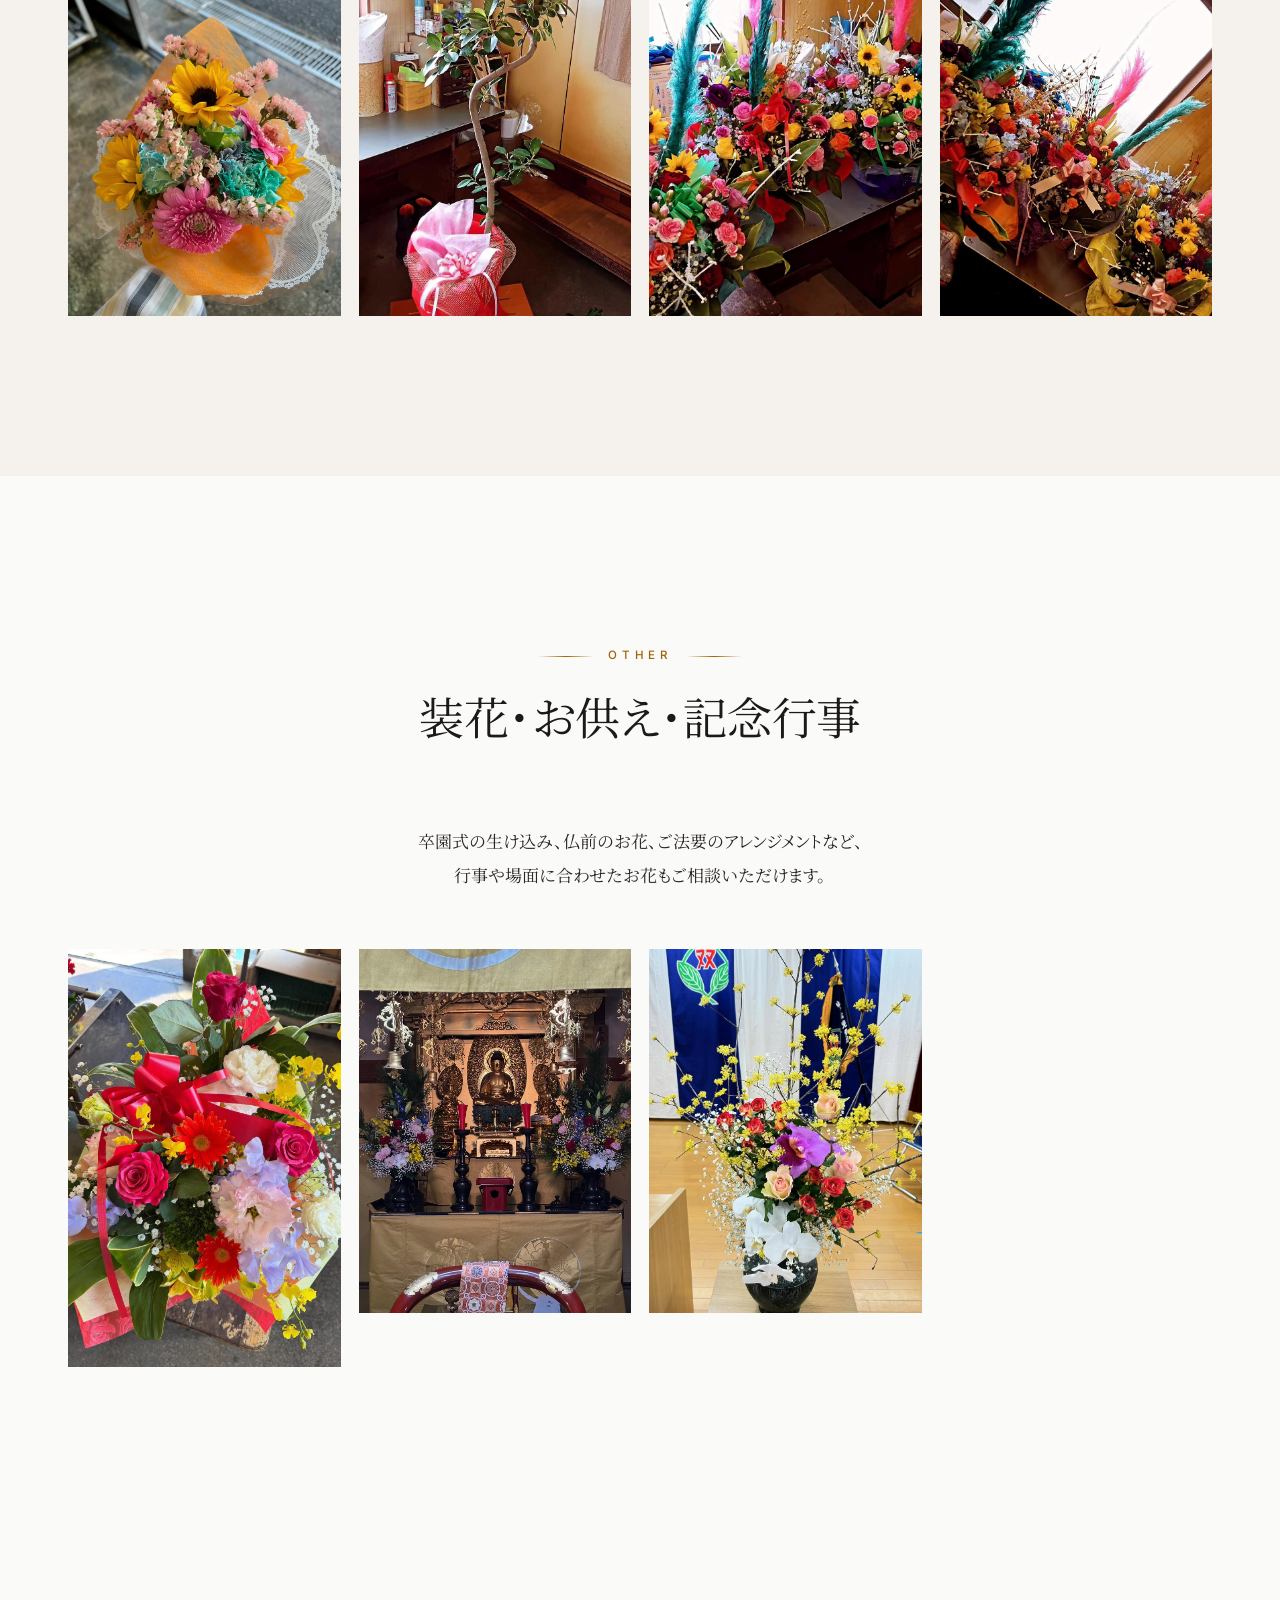
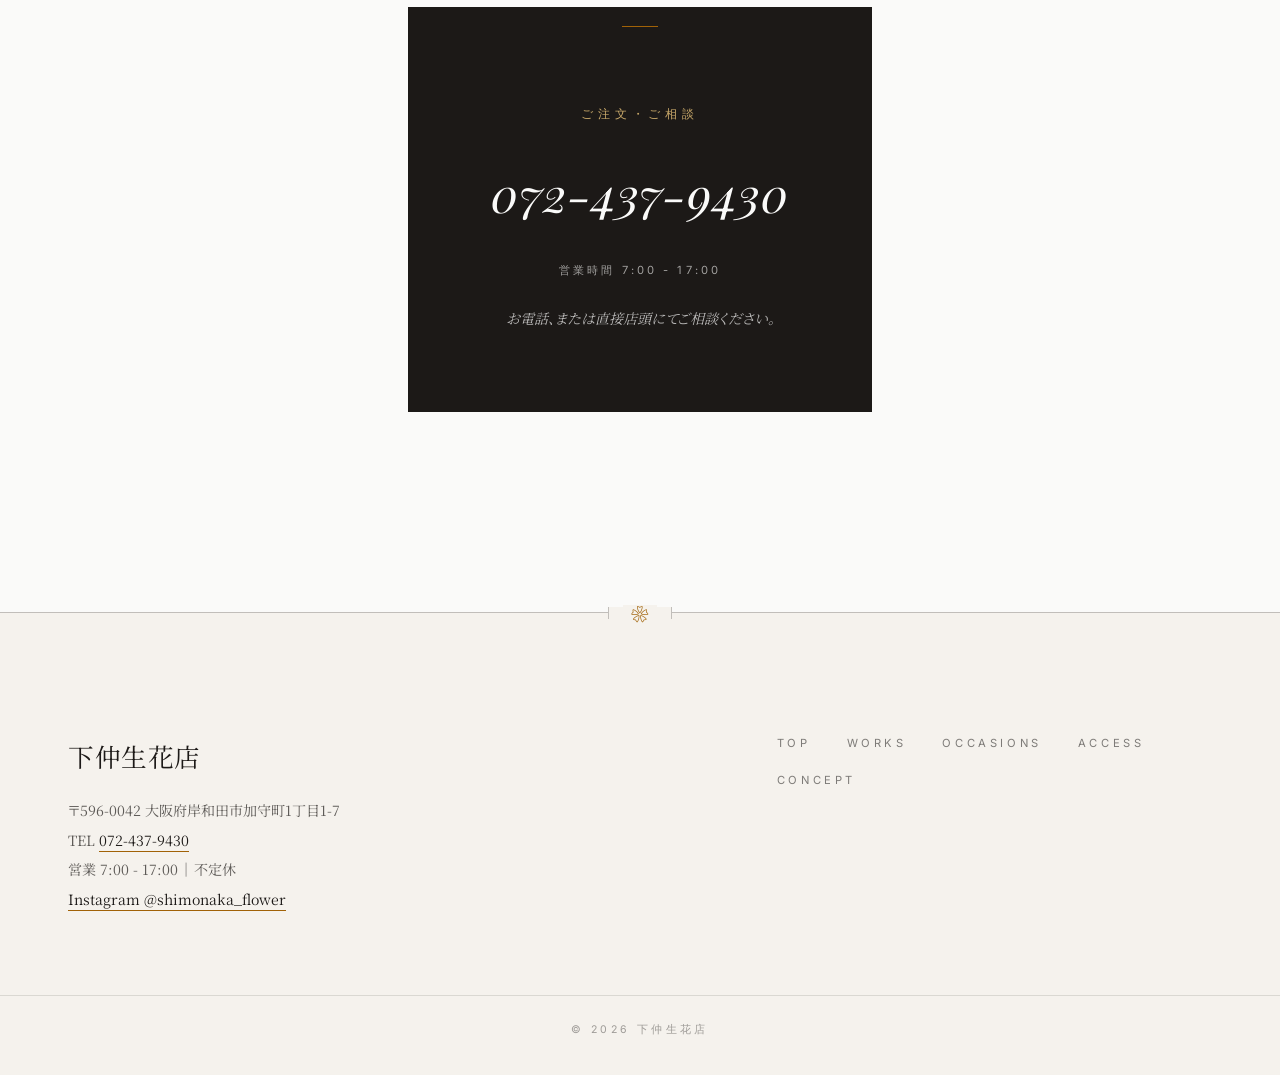
<file: works/index.html>
<!DOCTYPE html>
<html lang="ja">
<head>
<meta charset="UTF-8">
<meta name="viewport" content="width=device-width,initial-scale=1">
<title>作品ギャラリー ｜ 下仲生花店</title>
<meta name="description" content="下仲生花店がこれまでにお作りしたお花の作品集。お祝い・お悔やみ・装花・胡蝶蘭まで43枚の実例。">
<link rel="stylesheet" href="../assets/style.css">
</head>
<body>

<!-- ==================== HEADER ==================== -->
<header class="site-header">
  <div class="site-header__inner">
    <a href="../" class="site-header__brand">下仲生花店<small>SHIMONAKA</small></a>
    <nav class="site-nav" aria-label="Primary">
      <a href="../">TOP</a>
      <a href="./" aria-current="page">WORKS</a>
      <a href="../occasions/">OCCASIONS</a>
      <a href="../access/">ACCESS</a>
      <a href="../concept/">CONCEPT</a>
    </nav>
    <a href="tel:0724379430" class="site-header__tel">072-437-9430</a>
    <button class="site-header__toggle" aria-label="メニューを開く" onclick="document.getElementById('mobileMenu').classList.toggle('is-open')">≡</button>
  </div>
</header>

<div class="mobile-menu" id="mobileMenu">
  <a href="../">TOP</a>
  <a href="./">WORKS — 作品</a>
  <a href="../occasions/">OCCASIONS — ご注文のシーン</a>
  <a href="../access/">ACCESS — アクセス</a>
  <a href="../concept/">CONCEPT — お店について</a>
  <a href="tel:0724379430">☎ 072-437-9430</a>
</div>

<!-- ==================== PAGE HEADER ==================== -->
<header class="page-header">
  <div class="container">
    <span class="page-header__label">Works</span>
    <h1 class="page-header__title">作品ギャラリー</h1>
    <p class="page-header__lead">これまでにお作りしたお花を、新しいものから順にご紹介します。</p>
  </div>
</header>

<!-- ==================== SECTION: 成人式の花束（特集） ==================== -->
<section class="section section--alt">
  <div class="container">
    <div class="section__title">
      <small>Featured</small>
      <h2>二十歳のつどい・成人式の花束</h2>
    </div>
    <p class="prose text-center">
      成人の日に、ご注文をいただいた花束です。<br>
      お一人おひとりの色合いに、ご注文の内容を反映させていただきました。
    </p>
    <div class="photo-grid mt-6">
      <div class="photo-grid__item"><img src="../assets/works/DTZUoEVk_xf_1.jpg" alt="成人式の花束 1" loading="lazy"></div>
      <div class="photo-grid__item"><img src="../assets/works/DTZUoEVk_xf_2.jpg" alt="成人式の花束 2" loading="lazy"></div>
      <div class="photo-grid__item"><img src="../assets/works/DTZUoEVk_xf_3.jpg" alt="成人式の花束 3" loading="lazy"></div>
      <div class="photo-grid__item"><img src="../assets/works/DTZUoEVk_xf_4.jpg" alt="成人式の花束 4" loading="lazy"></div>
      <div class="photo-grid__item"><img src="../assets/works/DTZUoEVk_xf_5.jpg" alt="成人式の花束 5" loading="lazy"></div>
      <div class="photo-grid__item"><img src="../assets/works/DTZUoEVk_xf_6.jpg" alt="成人式の花束 6" loading="lazy"></div>
      <div class="photo-grid__item"><img src="../assets/works/DTZUoEVk_xf_7.jpg" alt="成人式の花束 7" loading="lazy"></div>
      <div class="photo-grid__item"><img src="../assets/works/DTZUoEVk_xf_8.jpg" alt="成人式の花束 8" loading="lazy"></div>
      <div class="photo-grid__item"><img src="../assets/works/DTZUoEVk_xf_9.jpg" alt="成人式の花束 9" loading="lazy"></div>
      <div class="photo-grid__item"><img src="../assets/works/DTZUoEVk_xf_10.jpg" alt="成人式の花束 10" loading="lazy"></div>
      <div class="photo-grid__item"><img src="../assets/works/DTZUoEVk_xf_11.jpg" alt="成人式の花束 11" loading="lazy"></div>
      <div class="photo-grid__item"><img src="../assets/works/DTZUoEVk_xf_12.jpg" alt="成人式の花束 12" loading="lazy"></div>
      <div class="photo-grid__item"><img src="../assets/works/DTZUoEVk_xf_13.jpg" alt="成人式の花束 13" loading="lazy"></div>
    </div>
  </div>
</section>

<!-- ==================== SECTION: アレンジメント・お祝い ==================== -->
<section class="section">
  <div class="container">
    <div class="section__title">
      <small>Arrangement</small>
      <h2>お祝いのアレンジメント・花束</h2>
    </div>
    <p class="prose text-center">
      お誕生日、開店祝い、退職者へのプレゼント、記念日。<br>
      お祝いのシーンに合わせてお花をお選びしています。
    </p>
    <div class="photo-grid mt-6">
      <div class="photo-grid__item"><img src="../assets/works/DXLRXfaE1c6_1.jpg" alt="アレンジメントフラワー" loading="lazy"></div>
      <div class="photo-grid__item"><img src="../assets/works/DXLRXfaE1c6_2.jpg" alt="アレンジメントフラワー" loading="lazy"></div>
      <div class="photo-grid__item"><img src="../assets/works/DXLRXfaE1c6_3.jpg" alt="アレンジメントフラワー" loading="lazy"></div>
      <div class="photo-grid__item"><img src="../assets/works/DXLRXfaE1c6_4.jpg" alt="アレンジメントフラワー" loading="lazy"></div>
      <div class="photo-grid__item"><img src="../assets/works/DV3DTHSE7j8.jpg" alt="お祝いアレンジメント" loading="lazy"></div>
      <div class="photo-grid__item"><img src="../assets/works/DV0pkZPE-Ev_1.jpg" alt="お祝いの花束" loading="lazy"></div>
      <div class="photo-grid__item"><img src="../assets/works/DV0pkZPE-Ev_2.jpg" alt="お祝いの花束" loading="lazy"></div>
      <div class="photo-grid__item"><img src="../assets/works/DV0pkZPE-Ev_3.jpg" alt="お祝いの花束" loading="lazy"></div>
      <div class="photo-grid__item"><img src="../assets/works/DUm-bkVE8Ek_1.jpg" alt="お誕生日のアレンジメント" loading="lazy"></div>
      <div class="photo-grid__item"><img src="../assets/works/DUm-bkVE8Ek_2.jpg" alt="お誕生日のアレンジメント" loading="lazy"></div>
      <div class="photo-grid__item"><img src="../assets/works/DLZrmMTxPqg_1.jpg" alt="プレゼントの花束" loading="lazy"></div>
      <div class="photo-grid__item"><img src="../assets/works/DLZrmMTxPqg_2.jpg" alt="プレゼントの花束" loading="lazy"></div>
      <div class="photo-grid__item"><img src="../assets/works/DLZrmMTxPqg_3.jpg" alt="プレゼントの花束" loading="lazy"></div>
      <div class="photo-grid__item"><img src="../assets/works/DFevKGZxHsV_1.jpg" alt="お世話になった方へのアレンジメント" loading="lazy"></div>
      <div class="photo-grid__item"><img src="../assets/works/DFevKGZxHsV_2.jpg" alt="バースデーアレンジメント" loading="lazy"></div>
    </div>
  </div>
</section>

<!-- ==================== SECTION: 開店祝い・スタンド花・胡蝶蘭 ==================== -->
<section class="section section--alt">
  <div class="container">
    <div class="section__title">
      <small>Celebration</small>
      <h2>開店祝い・記念のお花</h2>
    </div>
    <p class="prose text-center">
      開店祝いの胡蝶蘭、スタンド花、周年記念のお花など、<br>
      門出を彩るご注文にも対応しています。
    </p>
    <div class="photo-grid mt-6">
      <div class="photo-grid__item"><img src="../assets/works/DKlCW23ToG7_1.jpg" alt="開店祝いの胡蝶蘭" loading="lazy"></div>
      <div class="photo-grid__item"><img src="../assets/works/DKlCW23ToG7_2.jpg" alt="開店祝いのアレンジメント" loading="lazy"></div>
      <div class="photo-grid__item"><img src="../assets/works/DKlCW23ToG7_3.jpg" alt="開店祝いの花" loading="lazy"></div>
      <div class="photo-grid__item"><img src="../assets/works/DILZc9sxCSQ_1.jpg" alt="10周年記念スタンド花" loading="lazy"></div>
      <div class="photo-grid__item"><img src="../assets/works/DILZc9sxCSQ_2.jpg" alt="10周年記念スタンド花" loading="lazy"></div>
      <div class="photo-grid__item"><img src="../assets/works/DCN-xTFy1K6_1.jpg" alt="お祝いの花" loading="lazy"></div>
      <div class="photo-grid__item"><img src="../assets/works/DCN-xTFy1K6_2.jpg" alt="退職者への花束" loading="lazy"></div>
      <div class="photo-grid__item"><img src="../assets/works/DCN-xTFy1K6_3.jpg" alt="七五三のお花" loading="lazy"></div>
      <div class="photo-grid__item"><img src="../assets/works/DCN-xTFy1K6_4.jpg" alt="お祝いの花" loading="lazy"></div>
      <div class="photo-grid__item"><img src="../assets/works/C0558RXRqci_1.jpg" alt="御祝の観葉植物" loading="lazy"></div>
      <div class="photo-grid__item"><img src="../assets/works/C0558RXRqci_2.jpg" alt="御祝のアレンジメント" loading="lazy"></div>
      <div class="photo-grid__item"><img src="../assets/works/C0558RXRqci_3.jpg" alt="御祝の花" loading="lazy"></div>
    </div>
  </div>
</section>

<!-- ==================== SECTION: 装花・お供え・その他 ==================== -->
<section class="section">
  <div class="container">
    <div class="section__title">
      <small>Other</small>
      <h2>装花・お供え・記念行事</h2>
    </div>
    <p class="prose text-center">
      卒園式の生け込み、仏前のお花、ご法要のアレンジメントなど、<br>
      行事や場面に合わせたお花もご相談いただけます。
    </p>
    <div class="photo-grid mt-6">
      <div class="photo-grid__item"><img src="../assets/works/DWau-mCE5h4_1.jpg" alt="アレンジメントと仏前のお花" loading="lazy"></div>
      <div class="photo-grid__item"><img src="../assets/works/DWau-mCE5h4_2.jpg" alt="仏前結婚式のお花" loading="lazy"></div>
      <div class="photo-grid__item"><img src="../assets/works/C4jtU-1Rygz.jpg" alt="卒園式の生け込み" loading="lazy"></div>
    </div>
  </div>
</section>

<!-- ==================== CONTACT ==================== -->
<section class="cta-section">
  <div class="container" style="max-width: 560px;">
    <div class="contact-box">
      <p class="contact-box__label">ご注文・ご相談</p>
      <a href="tel:0724379430" class="contact-box__tel">072-437-9430</a>
      <p class="contact-box__hours">営業時間 7:00 - 17:00</p>
      <p class="contact-box__note">お電話、または直接店頭にてご相談ください。</p>
    </div>
  </div>
</section>

<!-- ==================== FOOTER ==================== -->
<footer class="site-footer">
  <div class="site-footer__inner">
    <div>
      <div class="site-footer__brand">下仲生花店</div>
      <p class="site-footer__meta">
        〒596-0042 大阪府岸和田市加守町1丁目1-7<br>
        TEL <a href="tel:0724379430">072-437-9430</a><br>
        営業 7:00 - 17:00 ｜ 不定休<br>
        <a href="https://www.instagram.com/shimonaka_flower/" target="_blank" rel="noopener">Instagram @shimonaka_flower</a>
      </p>
    </div>
    <nav class="site-footer__nav" aria-label="Footer">
      <a href="../">TOP</a>
      <a href="./">WORKS</a>
      <a href="../occasions/">OCCASIONS</a>
      <a href="../access/">ACCESS</a>
      <a href="../concept/">CONCEPT</a>
    </nav>
  </div>
  <div class="site-footer__copy">© 2026 下仲生花店</div>
</footer>

<a href="tel:0724379430" class="mobile-cta">お電話でご注文</a>

</body>
</html>
</file>
<file: assets/style.css>
/* =========================================================
   下仲生花店 — Editorial Magazine Florist
   Aesthetic: Vogue Living × Kinfolk × Aesop catalog
   Restraint: Ink + Gold + Dusty Rose only. Photos carry color.
   ========================================================= */

@import url('https://fonts.googleapis.com/css2?family=Playfair+Display:ital,wght@0,400;0,500;1,400;1,500&family=Noto+Serif+JP:wght@300;400;500;600&family=Inter:wght@300;400;500&display=swap');

/* =========================================================
   jp-ui-contracts (required floor)
   ========================================================= */
html:lang(ja) {
  line-break: strict;
  word-break: normal;
  overflow-wrap: anywhere;
  font-kerning: auto;
}
:lang(ja) h1, :lang(ja) h2, :lang(ja) h3 { word-break: auto-phrase; }
p, li, dd { line-break: strict; word-break: normal; overflow-wrap: anywhere; }

/* =========================================================
   Tokens
   ========================================================= */
:root {
  /* Color — restraint is the point */
  --ink:        #1C1917;
  --ink-soft:   #2A2522;
  --paper:      #FAFAF9;
  --paper-warm: #F5F2ED;
  --paper-deep: #EDE6DA;
  --gold:       #A16207;
  --gold-pale:  #C9A96A;
  --rose:       #BE5A6E;
  --rose-pale:  #D9A9B4;
  --rule:       #1C1917;
  --hair:       rgba(28, 25, 23, 0.12);
  --hair-strong: rgba(28, 25, 23, 0.24);

  /* Type */
  --display: "Playfair Display", "Noto Serif JP", "Hiragino Mincho ProN", "YuMincho", serif;
  --serif:   "Noto Serif JP", "Hiragino Mincho ProN", "YuMincho", serif;
  --ui:      "Inter", "Helvetica Neue", system-ui, sans-serif;

  /* Sizes — editorial generosity */
  --display-xl: clamp(2.8rem, 9vw, 7.5rem);
  --display-lg: clamp(2.4rem, 5.6vw, 4.4rem);
  --display-md: clamp(1.8rem, 3.8vw, 2.8rem);
  --label:      0.72rem;
  --body:       1rem;
  --body-lg:    1.0625rem;

  /* Spacing — generous */
  --space-1: 0.25rem;
  --space-2: 0.5rem;
  --space-3: 1rem;
  --space-4: 1.5rem;
  --space-5: 2.25rem;
  --space-6: 3.5rem;
  --space-7: 5rem;
  --space-8: 7.5rem;
  --space-9: 10rem;

  /* Layout */
  --container: 1240px;
  --container-prose: 640px;
  --gutter: clamp(1.25rem, 4vw, 3rem);
  --header-h: 76px;
  --mobile-cta-h: 52px;

  /* Motion */
  --ease: cubic-bezier(0.22, 0.61, 0.36, 1);
  --ease-out: cubic-bezier(0.16, 1, 0.3, 1);
}

/* =========================================================
   Reset & base
   ========================================================= */
*, *::before, *::after { box-sizing: border-box; }
html { scroll-behavior: smooth; }

body {
  margin: 0;
  font-family: var(--serif);
  font-size: var(--body);
  font-weight: 400;
  line-height: 1.85;
  color: var(--ink);
  background: var(--paper);
  -webkit-font-smoothing: antialiased;
  text-rendering: optimizeLegibility;
  font-feature-settings: "palt" 1, "kern" 1, "liga" 1;
  padding-bottom: var(--mobile-cta-h);
  overflow-x: hidden;
}
@media (min-width: 768px) { body { padding-bottom: 0; } }

/* Paper grain — sitewide subtle texture */
body::after {
  content: "";
  position: fixed;
  inset: 0;
  pointer-events: none;
  z-index: 1000;
  opacity: 0.06;
  mix-blend-mode: multiply;
  background-image: url("data:image/svg+xml,%3Csvg viewBox='0 0 200 200' xmlns='http://www.w3.org/2000/svg'%3E%3Cfilter id='n'%3E%3CfeTurbulence type='fractalNoise' baseFrequency='0.85' numOctaves='2' stitchTiles='stitch'/%3E%3CfeColorMatrix values='0 0 0 0 0 0 0 0 0 0 0 0 0 0 0 0 0 0 0.55 0'/%3E%3C/filter%3E%3Crect width='100%25' height='100%25' filter='url(%23n)'/%3E%3C/svg%3E");
}

img { max-width: 100%; height: auto; display: block; }

a {
  color: inherit;
  text-decoration: none;
  transition: color 0.4s var(--ease), opacity 0.4s var(--ease);
}

h1, h2, h3, h4 {
  font-family: var(--display);
  font-weight: 400;
  line-height: 1.18;
  margin: 0 0 var(--space-4) 0;
  color: var(--ink);
  letter-spacing: -0.005em;
}
h1 { font-size: var(--display-lg); }
h2 { font-size: var(--display-md); }
h3 { font-size: 1.15rem; font-family: var(--ui); font-weight: 500; letter-spacing: 0.04em; }
p { margin: 0 0 var(--space-3) 0; }

::selection { background: var(--ink); color: var(--paper); }

/* =========================================================
   Utility — kept names from existing markup
   ========================================================= */
.container {
  width: 100%;
  max-width: var(--container);
  margin: 0 auto;
  padding: 0 var(--gutter);
}
.text-center { text-align: center; }
.text-mute { color: rgba(28, 25, 23, 0.55); }
.mt-3 { margin-top: var(--space-3); }
.mt-4 { margin-top: var(--space-4); }
.mt-5 { margin-top: var(--space-5); }
.mt-6 { margin-top: var(--space-6); }
.mt-7 { margin-top: var(--space-7); }

/* =========================================================
   Section + section title (— SECTION LABEL —)
   ========================================================= */
.section { padding: var(--space-9) 0; }
.section--alt { background: var(--paper-warm); }
.section--soft { background: var(--paper-deep); }
.section--narrow { padding: var(--space-7) 0; }

.section__title {
  text-align: center;
  margin-bottom: var(--space-7);
  position: relative;
}
.section__title small {
  display: inline-flex;
  align-items: center;
  gap: 1.25em;
  font-family: var(--ui);
  font-size: var(--label);
  font-weight: 500;
  letter-spacing: 0.42em;
  text-transform: uppercase;
  color: var(--gold);
  margin-bottom: var(--space-4);
}
.section__title small::before,
.section__title small::after {
  content: "";
  display: block;
  width: 56px;
  height: 1px;
  background: linear-gradient(90deg, transparent, var(--gold), transparent);
}
.section__title h2 {
  font-family: var(--display);
  font-weight: 400;
  font-size: var(--display-md);
  margin: 0;
  letter-spacing: -0.01em;
}
.section__title__sub {
  margin-top: var(--space-4);
  color: rgba(28, 25, 23, 0.6);
  font-family: var(--serif);
  font-size: 0.95rem;
  font-style: italic;
  font-weight: 300;
  max-width: 38em;
  margin-left: auto;
  margin-right: auto;
}

/* =========================================================
   HEADER — minimal, hairline borders, brand in Playfair
   ========================================================= */
.site-header {
  position: sticky;
  top: 0;
  z-index: 100;
  height: var(--header-h);
  display: flex;
  align-items: center;
  background: rgba(250, 250, 249, 0.92);
  backdrop-filter: blur(20px) saturate(1.1);
  -webkit-backdrop-filter: blur(20px) saturate(1.1);
  border-bottom: 1px solid var(--hair);
}
.site-header__inner {
  width: 100%;
  max-width: var(--container);
  margin: 0 auto;
  padding: 0 var(--gutter);
  display: flex;
  align-items: center;
  justify-content: space-between;
  gap: var(--space-4);
}
.site-header__brand {
  font-family: var(--display);
  font-size: 1.4rem;
  font-weight: 400;
  letter-spacing: 0.01em;
  color: var(--ink);
  display: inline-flex;
  align-items: baseline;
  gap: 0.7em;
  line-height: 1;
}
.site-header__brand small {
  font-family: var(--ui);
  font-weight: 400;
  font-size: 0.55rem;
  letter-spacing: 0.42em;
  color: var(--gold);
  text-transform: uppercase;
}

.site-nav { display: none; }
@media (min-width: 768px) {
  .site-nav { display: flex; gap: var(--space-6); }
}
.site-nav a {
  position: relative;
  font-family: var(--ui);
  font-size: 0.7rem;
  font-weight: 400;
  letter-spacing: 0.35em;
  text-transform: uppercase;
  color: rgba(28, 25, 23, 0.6);
  padding: 6px 0;
}
.site-nav a::after {
  content: "";
  position: absolute;
  left: 50%; right: 50%;
  bottom: -1px;
  height: 1px;
  background: var(--gold);
  transition: left 0.5s var(--ease-out), right 0.5s var(--ease-out);
}
.site-nav a:hover { color: var(--ink); }
.site-nav a:hover::after,
.site-nav a[aria-current="page"]::after {
  left: 0; right: 0;
}
.site-nav a[aria-current="page"] { color: var(--ink); }

.site-header__tel {
  display: none;
  font-family: var(--ui);
  font-size: 0.78rem;
  font-weight: 400;
  letter-spacing: 0.12em;
  color: var(--ink);
}
@media (min-width: 960px) {
  .site-header__tel { display: inline-flex; align-items: center; gap: 0.6em; }
  .site-header__tel::before {
    content: "";
    width: 22px;
    height: 1px;
    background: var(--gold);
  }
}

.site-header__toggle {
  display: block;
  width: 38px; height: 38px;
  background: transparent;
  border: 1px solid var(--ink);
  color: var(--ink);
  font-family: var(--ui);
  font-size: 1.1rem;
  cursor: pointer;
  padding: 0;
  transition: background 0.4s var(--ease), color 0.4s var(--ease);
}
.site-header__toggle:hover { background: var(--ink); color: var(--paper); }
@media (min-width: 768px) { .site-header__toggle { display: none; } }

.mobile-menu {
  display: none;
  position: fixed;
  top: var(--header-h); left: 0; right: 0;
  background: var(--paper);
  border-bottom: 1px solid var(--hair-strong);
  padding: var(--space-3) var(--gutter) var(--space-5);
  z-index: 99;
}
.mobile-menu.is-open { display: block; }
.mobile-menu a {
  display: block;
  padding: var(--space-3) 0;
  font-family: var(--ui);
  font-size: 0.85rem;
  letter-spacing: 0.18em;
  text-transform: uppercase;
  border-bottom: 1px solid var(--hair);
  color: var(--ink);
}
.mobile-menu a:last-child { border: 0; }

/* =========================================================
   HERO — full bleed photo. Catch bottom-left.
   Brand vertical-RL on right edge (desktop).
   ========================================================= */
.hero {
  position: relative;
  height: 100vh;
  min-height: 640px;
  max-height: 920px;
  overflow: hidden;
  display: flex;
  flex-direction: column;
  justify-content: flex-end;
  background: var(--ink);
  margin-top: calc(var(--header-h) * -1);
  padding: var(--header-h) 0 0;
}
.hero__bg {
  position: absolute;
  inset: 0;
  z-index: 0;
}
.hero__bg img {
  width: 100%; height: 100%;
  object-fit: cover;
  filter: brightness(0.78) saturate(1.05);
  animation: hero-zoom 18s var(--ease-out) forwards;
}
@keyframes hero-zoom {
  0% { transform: scale(1.08); }
  100% { transform: scale(1); }
}
.hero__bg::after {
  content: "";
  position: absolute;
  inset: 0;
  background:
    linear-gradient(180deg, rgba(28,25,23,0.30) 0%, rgba(28,25,23,0) 30%, rgba(28,25,23,0) 50%, rgba(28,25,23,0.85) 100%);
}

.hero__content {
  position: relative;
  z-index: 2;
  width: 100%;
  max-width: 1120px;
  margin: 0 auto;
  padding: var(--space-7) var(--gutter) var(--space-7);
  color: var(--paper);
  display: flex;
  flex-direction: column;
  align-items: flex-start;
}

.hero__brand {
  font-family: var(--ui);
  font-size: 0.65rem;
  font-weight: 400;
  letter-spacing: 0.55em;
  text-transform: uppercase;
  color: var(--gold-pale);
  margin-bottom: var(--space-4);
}
.hero__brand::before {
  content: "—— ";
  letter-spacing: 0;
  color: var(--gold);
}

.hero__catch {
  font-family: var(--display);
  font-weight: 400;
  font-style: italic;
  font-size: clamp(2.2rem, 5.6vw, 4.6rem);
  line-height: 1.2;
  letter-spacing: -0.005em;
  color: var(--paper);
  margin: 0 0 var(--space-5);
  max-width: 18em;
}
.hero__catch span {
  display: block;
  white-space: nowrap;
}
.hero__catch span + span {
  padding-left: 1.5em;
  margin-top: 0.1em;
}
@media (max-width: 640px) {
  .hero__catch span { white-space: normal; }
  .hero__catch span + span { padding-left: 0; }
}

.hero__sub {
  font-family: var(--ui);
  font-size: 0.78rem;
  font-weight: 400;
  letter-spacing: 0.32em;
  text-transform: uppercase;
  color: rgba(250, 250, 249, 0.85);
  padding-top: var(--space-3);
  position: relative;
  margin: 0;
}
.hero__sub::before {
  content: "";
  position: absolute;
  top: 0; left: 0;
  width: 60px; height: 1px;
  background: var(--gold);
}

/* Hero entrance: animation removed to ensure visibility in all environments */

/* Vertical brand label on right edge (desktop only) */
@media (min-width: 1024px) {
  .hero::before {
    content: "SHIMONAKA · SEIKATEN · KISHIWADA";
    position: absolute;
    right: var(--gutter);
    top: var(--header-h);
    bottom: 0;
    z-index: 2;
    writing-mode: vertical-rl;
    text-orientation: mixed;
    display: flex;
    align-items: flex-start;
    padding-top: var(--space-7);
    font-family: var(--ui);
    font-size: 0.62rem;
    font-weight: 400;
    letter-spacing: 0.65em;
    text-transform: uppercase;
    color: rgba(250, 250, 249, 0.55);
    pointer-events: none;
  }
  .hero::after {
    content: "";
    position: absolute;
    right: calc(var(--gutter) + 8px);
    top: var(--space-7);
    width: 1px;
    height: 70px;
    background: var(--gold);
    z-index: 2;
  }
}

/* =========================================================
   PAGE HEADER (sub pages)
   ========================================================= */
.page-header {
  padding: var(--space-8) 0 var(--space-7);
  text-align: center;
  background: var(--paper-warm);
  border-bottom: 1px solid var(--hair);
}
.page-header__label {
  display: inline-flex;
  align-items: center;
  gap: 1.25em;
  font-family: var(--ui);
  font-size: var(--label);
  font-weight: 500;
  letter-spacing: 0.42em;
  text-transform: uppercase;
  color: var(--gold);
  margin-bottom: var(--space-4);
}
.page-header__label::before,
.page-header__label::after {
  content: "";
  width: 48px; height: 1px;
  background: linear-gradient(90deg, transparent, var(--gold), transparent);
}
.page-header__title {
  font-family: var(--display);
  font-weight: 400;
  font-size: var(--display-md);
  margin: 0;
  letter-spacing: -0.01em;
}
.page-header__lead {
  margin: var(--space-5) auto 0;
  max-width: 36em;
  font-family: var(--serif);
  font-size: 0.98rem;
  font-style: italic;
  line-height: 2;
  color: rgba(28, 25, 23, 0.62);
}

/* =========================================================
   PROSE — magazine body type with drop cap
   ========================================================= */
.prose {
  max-width: var(--container-prose);
  margin: 0 auto;
  font-family: var(--serif);
  font-size: var(--body-lg);
  line-height: 2.05;
  color: var(--ink-soft);
  font-weight: 400;
}
.prose p { margin-bottom: var(--space-4); }
.prose p:last-child { margin-bottom: 0; }
.prose p:first-of-type::first-letter {
  font-family: var(--display);
  font-style: italic;
  font-size: 4em;
  font-weight: 400;
  float: left;
  line-height: 0.82;
  margin: 0.06em 0.12em -0.05em -0.02em;
  color: var(--gold);
}
.prose .lead {
  font-family: var(--display);
  font-style: italic;
  font-size: clamp(1.25rem, 2.4vw, 1.6rem);
  line-height: 1.55;
  text-align: center;
  font-weight: 400;
  color: var(--ink);
  margin-bottom: var(--space-5);
}
.lead {
  font-family: var(--display);
  font-style: italic;
  font-size: clamp(1.2rem, 2.2vw, 1.5rem);
  line-height: 1.55;
  text-align: center;
  font-weight: 400;
  color: var(--ink);
}

/* =========================================================
   PHOTO GRID — magazine spread, asymmetric variations
   ========================================================= */
.photo-grid {
  display: grid;
  grid-template-columns: repeat(2, 1fr);
  gap: 8px;
}
@media (min-width: 640px) {
  .photo-grid { grid-template-columns: repeat(3, 1fr); gap: 14px; }
}
@media (min-width: 1024px) {
  .photo-grid { grid-template-columns: repeat(4, 1fr); gap: 18px; }
}

.photo-grid__item {
  position: relative;
  aspect-ratio: 3 / 4;
  overflow: hidden;
  background: var(--paper-deep);
}
/* Magazine-style asymmetry: every 7th item is taller */
@media (min-width: 1024px) {
  .photo-grid__item:nth-child(7n+1) { aspect-ratio: 3 / 4.6; grid-row: span 1; }
  .photo-grid__item:nth-child(11n+5) { aspect-ratio: 4 / 3; }
}
.photo-grid__item img {
  width: 100%; height: 100%;
  object-fit: cover;
  transition: transform 1.1s var(--ease-out), filter 0.6s var(--ease);
  filter: saturate(0.96);
}
.photo-grid__item::after {
  content: "";
  position: absolute;
  inset: 0;
  border: 1px solid transparent;
  transition: border-color 0.5s var(--ease);
  pointer-events: none;
}
.photo-grid__item:hover img { transform: scale(1.04); filter: saturate(1.05); }
.photo-grid__item:hover::after { border-color: var(--gold); }

/* =========================================================
   OCCASION CARD — torn page, gold rule top
   ========================================================= */
.card-grid {
  display: grid;
  grid-template-columns: 1fr;
  gap: var(--space-4);
}
@media (min-width: 640px) { .card-grid { grid-template-columns: repeat(2, 1fr); } }
@media (min-width: 960px) {
  .card-grid--3 { grid-template-columns: repeat(3, 1fr); }
  .card-grid--4 { grid-template-columns: repeat(4, 1fr); }
}

.occasion-card {
  position: relative;
  background: var(--paper);
  padding: var(--space-5) var(--space-4) var(--space-5);
  border: 1px solid var(--hair);
  transition: background 0.5s var(--ease), border-color 0.5s var(--ease);
}
.occasion-card::before {
  content: "";
  position: absolute;
  top: -1px; left: -1px; right: -1px;
  height: 2px;
  background: var(--gold);
  transform: scaleX(0.32);
  transform-origin: left;
  transition: transform 0.6s var(--ease-out);
}
.occasion-card:hover {
  background: var(--paper-warm);
  border-color: var(--hair-strong);
}
.occasion-card:hover::before { transform: scaleX(1); }
.occasion-card__icon {
  display: block;
  font-size: 1.3rem;
  color: var(--rose);
  margin-bottom: var(--space-3);
  line-height: 1;
  filter: grayscale(0.2);
}
.occasion-card__title {
  font-family: var(--display);
  font-weight: 500;
  font-size: 1.18rem;
  margin: 0 0 var(--space-3);
  color: var(--ink);
  letter-spacing: 0;
}
.occasion-card__desc {
  font-family: var(--serif);
  font-size: 0.92rem;
  line-height: 1.95;
  color: rgba(28, 25, 23, 0.65);
  margin: 0;
}
.occasion-card__list {
  margin: var(--space-3) 0 0;
  padding: 0;
  list-style: none;
  font-family: var(--serif);
  font-size: 0.88rem;
  color: rgba(28, 25, 23, 0.6);
}
.occasion-card__list li {
  padding: 6px 0;
  border-bottom: 1px solid var(--hair);
}
.occasion-card__list li:last-child { border: 0; }

/* =========================================================
   MENU LIST — editorial price list (used on multiple pages)
   ========================================================= */
.menu-list {
  list-style: none;
  padding: 0;
  margin: 0;
}
.menu-list__item {
  display: flex;
  justify-content: space-between;
  align-items: baseline;
  padding: var(--space-4) 0;
  border-bottom: 1px solid var(--hair);
  gap: var(--space-4);
}
.menu-list__name { flex: 1; }
.menu-list__name strong {
  display: block;
  font-family: var(--display);
  font-weight: 500;
  font-size: 1.1rem;
  color: var(--ink);
  margin-bottom: 4px;
}
.menu-list__desc {
  font-family: var(--serif);
  font-size: 0.88rem;
  color: rgba(28, 25, 23, 0.6);
}
.menu-list__price {
  font-family: var(--display);
  font-weight: 400;
  font-style: italic;
  font-size: 1.15rem;
  color: var(--gold);
  white-space: nowrap;
}

/* =========================================================
   INFO TABLE — editorial caption style
   ========================================================= */
.info-table {
  width: 100%;
  border-collapse: collapse;
}
.info-table th, .info-table td {
  padding: var(--space-4) 0;
  text-align: left;
  border-bottom: 1px solid var(--hair);
  vertical-align: top;
  font-family: var(--serif);
}
.info-table th {
  width: 28%;
  font-weight: 500;
  font-family: var(--ui);
  font-size: 0.7rem;
  letter-spacing: 0.28em;
  text-transform: uppercase;
  color: var(--gold);
  padding-right: var(--space-4);
}
.info-table td {
  font-size: 0.95rem;
  line-height: 1.85;
  color: var(--ink);
}
.info-table td a {
  color: var(--ink);
  border-bottom: 1px solid var(--gold);
  padding-bottom: 1px;
}
.info-table td a:hover { color: var(--gold); }

@media (max-width: 640px) {
  .info-table th { width: 36%; font-size: 0.62rem; }
  .info-table th, .info-table td { padding: var(--space-3) 0; }
}

/* =========================================================
   CONTACT BOX — magazine-ad treatment
   ========================================================= */
.contact-box {
  background: var(--ink);
  color: var(--paper);
  padding: var(--space-7) var(--space-5);
  text-align: center;
  position: relative;
  border: 1px solid var(--ink);
}
.contact-box::before {
  content: "";
  position: absolute;
  top: 18px; left: 50%;
  transform: translateX(-50%);
  width: 36px; height: 1px;
  background: var(--gold);
}
.contact-box__label {
  font-family: var(--ui);
  font-size: var(--label);
  font-weight: 500;
  letter-spacing: 0.42em;
  text-transform: uppercase;
  color: var(--gold-pale);
  margin: var(--space-3) 0 var(--space-3);
}
.contact-box__tel {
  display: inline-block;
  font-family: var(--display);
  font-weight: 400;
  font-style: italic;
  font-size: clamp(2.2rem, 6vw, 3rem);
  color: var(--paper);
  margin: var(--space-2) 0 var(--space-3);
  letter-spacing: 0.02em;
  position: relative;
  padding: 0 0 6px;
}
.contact-box__tel::after {
  content: "";
  position: absolute;
  left: 50%; bottom: 0;
  transform: translateX(-50%);
  width: 0; height: 1px;
  background: var(--gold);
  transition: width 0.6s var(--ease-out);
}
.contact-box__tel:hover::after { width: 100%; }
.contact-box__hours {
  font-family: var(--ui);
  font-size: 0.7rem;
  letter-spacing: 0.28em;
  text-transform: uppercase;
  color: rgba(250, 250, 249, 0.6);
  margin: 0;
}
.contact-box__note {
  font-family: var(--serif);
  font-size: 0.88rem;
  font-style: italic;
  color: rgba(250, 250, 249, 0.7);
  margin: var(--space-4) 0 0;
  line-height: 1.85;
}
.contact-box__btns {
  display: flex;
  gap: var(--space-3);
  justify-content: center;
  margin-top: var(--space-5);
  flex-wrap: wrap;
}

.cta-section {
  text-align: center;
  padding: var(--space-7) 0;
  background: var(--paper);
}

/* =========================================================
   BUTTONS — editorial outline style
   ========================================================= */
.btn {
  display: inline-flex;
  align-items: center;
  justify-content: center;
  gap: 0.6em;
  padding: 14px 32px;
  font-family: var(--ui);
  font-size: 0.7rem;
  font-weight: 500;
  letter-spacing: 0.32em;
  text-transform: uppercase;
  border: 1px solid currentColor;
  background: transparent;
  color: var(--ink);
  cursor: pointer;
  transition: background 0.4s var(--ease), color 0.4s var(--ease), border-color 0.4s var(--ease);
}
.btn--primary { background: var(--ink); color: var(--paper); border-color: var(--ink); }
.btn--primary:hover { background: transparent; color: var(--ink); }
.btn--outline { background: transparent; }
.btn--outline:hover { background: var(--ink); color: var(--paper); }
.btn--lg { padding: 18px 40px; font-size: 0.75rem; }
.btn__icon { font-size: 1.05em; letter-spacing: 0; }

/* =========================================================
   MAP EMBED
   ========================================================= */
.map-embed {
  width: 100%;
  aspect-ratio: 16 / 9;
  border: 1px solid var(--ink);
  overflow: hidden;
  background: var(--paper-warm);
}
.map-embed iframe { width: 100%; height: 100%; border: 0; display: block; }
@media (max-width: 640px) { .map-embed { aspect-ratio: 4 / 3; } }

/* =========================================================
   STOREFRONT STRIP — magazine band of images
   ========================================================= */
.storefront-strip {
  display: grid;
  grid-template-columns: repeat(2, 1fr);
  gap: 10px;
  margin-top: var(--space-6);
}
@media (min-width: 640px) {
  .storefront-strip {
    grid-template-columns: repeat(4, 1fr);
    gap: 14px;
  }
}
.storefront-strip img {
  width: 100%;
  aspect-ratio: 3 / 4;
  object-fit: cover;
  background: var(--paper-deep);
  transition: filter 0.5s var(--ease);
  filter: saturate(0.96);
}
.storefront-strip img:hover { filter: saturate(1.08); }

/* =========================================================
   LINK MORE — editorial arrow
   ========================================================= */
.link-more {
  display: inline-flex;
  align-items: center;
  gap: 0.9em;
  font-family: var(--ui);
  font-size: 0.7rem;
  font-weight: 500;
  letter-spacing: 0.42em;
  text-transform: uppercase;
  color: var(--ink);
  position: relative;
  padding-bottom: 8px;
}
.link-more::before {
  content: "";
  position: absolute;
  left: 0; right: 0; bottom: 0;
  height: 1px;
  background: var(--ink);
  transition: background 0.4s var(--ease);
}
.link-more::after {
  content: "→";
  letter-spacing: 0;
  transition: transform 0.5s var(--ease-out);
}
.link-more:hover { color: var(--gold); }
.link-more:hover::before { background: var(--gold); }
.link-more:hover::after { transform: translateX(8px); }

/* =========================================================
   PHOTO CAPTION
   ========================================================= */
.photo-caption {
  font-family: var(--serif);
  font-style: italic;
  font-size: 0.8rem;
  color: rgba(28, 25, 23, 0.55);
  line-height: 1.7;
  margin: 8px 0 0;
}

/* =========================================================
   NOTICE BOX
   ========================================================= */
.notice {
  background: var(--paper-warm);
  border-left: 2px solid var(--gold);
  padding: var(--space-4) var(--space-5);
  font-family: var(--serif);
  font-size: 0.92rem;
  line-height: 1.95;
  color: rgba(28, 25, 23, 0.7);
}
.notice strong { color: var(--ink); font-weight: 600; }

/* =========================================================
   FOOTER — newspaper masthead
   ========================================================= */
.site-footer {
  background: var(--paper-warm);
  color: var(--ink);
  padding: var(--space-8) 0 var(--space-5);
  margin-top: var(--space-8);
  border-top: 1px solid var(--hair-strong);
  position: relative;
}
.site-footer::before {
  content: "";
  position: absolute;
  top: 0; left: 50%;
  transform: translate(-50%, -50%);
  width: 64px; height: 12px;
  background: var(--paper-warm);
  border-left: 1px solid var(--hair-strong);
  border-right: 1px solid var(--hair-strong);
}
.site-footer::after {
  content: "❀";
  position: absolute;
  top: -8px; left: 50%;
  transform: translateX(-50%);
  font-size: 1.1rem;
  color: var(--gold);
  background: var(--paper-warm);
  padding: 0 8px;
  line-height: 1;
}
.site-footer__inner {
  max-width: var(--container);
  margin: 0 auto;
  padding: 0 var(--gutter);
  display: grid;
  gap: var(--space-6);
}
@media (min-width: 768px) {
  .site-footer__inner { grid-template-columns: 1.5fr 1fr; align-items: flex-start; }
}
.site-footer__brand {
  font-family: var(--display);
  font-weight: 400;
  font-size: 1.6rem;
  letter-spacing: 0.02em;
  margin-bottom: var(--space-3);
  color: var(--ink);
}
.site-footer__meta {
  font-family: var(--serif);
  font-size: 0.88rem;
  line-height: 2.1;
  color: rgba(28, 25, 23, 0.7);
  margin: 0;
}
.site-footer__meta a {
  color: var(--ink);
  border-bottom: 1px solid var(--gold);
  padding-bottom: 1px;
}
.site-footer__meta a:hover { color: var(--gold); }
.site-footer__links {
  display: flex;
  flex-wrap: wrap;
  gap: var(--space-3) var(--space-5);
  margin-top: var(--space-3);
  font-family: var(--ui);
  font-size: 0.7rem;
  letter-spacing: 0.32em;
  text-transform: uppercase;
}
.site-footer__links a {
  color: rgba(28, 25, 23, 0.55);
  transition: color 0.4s var(--ease);
}
.site-footer__links a:hover { color: var(--gold); }

.site-footer__nav {
  display: flex;
  flex-wrap: wrap;
  gap: var(--space-3) var(--space-5);
  font-family: var(--ui);
  font-size: 0.7rem;
  letter-spacing: 0.32em;
  text-transform: uppercase;
  color: rgba(28, 25, 23, 0.55);
}
.site-footer__nav a:hover { color: var(--gold); }

.site-footer__cta {
  display: flex;
  flex-direction: column;
  align-items: flex-start;
  gap: var(--space-3);
}

.site-footer__copy {
  margin-top: var(--space-7);
  padding-top: var(--space-4);
  border-top: 1px solid var(--hair);
  font-family: var(--ui);
  font-size: 0.66rem;
  letter-spacing: 0.32em;
  text-align: center;
  color: rgba(28, 25, 23, 0.4);
  text-transform: uppercase;
}

/* =========================================================
   MOBILE BOTTOM BAR — refined dark bar with gold rule
   ========================================================= */
.mobile-cta {
  position: fixed;
  bottom: 0; left: 0; right: 0;
  height: var(--mobile-cta-h);
  background: var(--ink);
  color: var(--paper);
  display: flex;
  align-items: center;
  justify-content: center;
  font-family: var(--ui);
  font-size: 0.72rem;
  font-weight: 500;
  letter-spacing: 0.42em;
  text-transform: uppercase;
  z-index: 90;
  gap: 0.8em;
  border-top: 1px solid var(--gold);
}
.mobile-cta::before,
.mobile-cta::after {
  content: "";
  width: 16px; height: 1px;
  background: var(--gold-pale);
}
@media (min-width: 768px) { .mobile-cta { display: none; } }

/* =========================================================
   FADE-IN ON SCROLL (existing class .fade-in)
   ========================================================= */
@media (prefers-reduced-motion: no-preference) {
  .fade-in {
    opacity: 0;
    transform: translateY(20px);
    transition: opacity 1.1s var(--ease-out), transform 1.1s var(--ease-out);
  }
  .fade-in.is-visible { opacity: 1; transform: translateY(0); }
}

/* =========================================================
   PRINT — bonus refinement
   ========================================================= */
@media print {
  body::after { display: none; }
  .site-header, .mobile-cta, .site-footer__cta { display: none; }
  .hero { height: auto; min-height: 0; }
  .hero__bg { position: static; }
  body { color: black; background: white; }
}
</file>
<file: v2/assets/style.css>
/* =========================================================
   下仲生花店 site_v2 — Hanagumi Design System
   人情系クラフト温かみ：cream + warm dark brown + rose terracotta
   Typography: Zen Maru Gothic + Inter
   Mobile-first
   ========================================================= */

/* ---------- jp-ui-contracts (quality floor) ---------- */
html:lang(ja) {
  line-break: strict;
  word-break: normal;
  overflow-wrap: anywhere;
  font-kerning: auto;
}
:lang(ja) h1, :lang(ja) h2, :lang(ja) h3 { word-break: auto-phrase; }
p, li, dd { line-break: strict; word-break: normal; overflow-wrap: anywhere; }

/* ---------- design tokens ---------- */
:root {
  --color-primary:    #2a2520;
  --color-text-mute:  #7a6f63;
  --color-accent:     #c95f4d;
  --color-accent-deep:#a14638;
  --color-leaf:       #7d9863;
  --color-bg:         #f8f4ed;
  --color-bg-alt:     #ffffff;
  --color-bg-cream:   #f3ecdf;
  --color-border:     #e6dcc9;
  --color-cta:        #2a2520;
  --color-cta-text:   #f8f4ed;

  --font-jp: "Zen Maru Gothic", "Hiragino Maru Gothic ProN", "Hiragino Sans", system-ui, sans-serif;
  --font-en: "Inter", "Helvetica Neue", system-ui, sans-serif;

  --radius:        4px;
  --radius-card:   16px;
  --radius-pill:   999px;

  --space-1: 4px;
  --space-2: 8px;
  --space-3: 16px;
  --space-4: 24px;
  --space-5: 32px;
  --space-6: 48px;
  --space-7: 64px;
  --space-8: 96px;

  --container-max:    560px;
  --container-narrow: 480px;
  --gutter:           20px;

  --header-h:     56px;
  --sticky-cta-h: 52px;

  --ease: cubic-bezier(0.22, 0.61, 0.36, 1);
}

/* ---------- reset & base ---------- */
*, *::before, *::after { box-sizing: border-box; }
html { -webkit-text-size-adjust: 100%; }
body {
  margin: 0;
  background: var(--color-bg);
  color: var(--color-primary);
  font-family: var(--font-jp);
  font-size: 16px;
  line-height: 1.85;
  font-weight: 400;
  font-feature-settings: "palt" 1, "kern" 1;
  -webkit-font-smoothing: antialiased;
  text-rendering: optimizeLegibility;
  padding-bottom: var(--sticky-cta-h);
}
@media (min-width: 768px) { body { padding-bottom: 0; } }

img { max-width: 100%; height: auto; display: block; object-fit: cover; }
a { color: inherit; text-decoration: none; transition: color .25s var(--ease); }
button { font-family: inherit; cursor: pointer; }

h1, h2, h3 { font-weight: 700; line-height: 1.4; margin: 0; letter-spacing: 0.01em; color: var(--color-primary); }

::selection { background: var(--color-accent); color: #fff; }

/* ---------- layout ---------- */
.container {
  width: 100%;
  max-width: var(--container-max);
  margin: 0 auto;
  padding: 0 var(--gutter);
}
.container--narrow { max-width: var(--container-narrow); }

.section { padding: var(--space-7) 0; }
.section--alt { background: var(--color-bg-alt); }
.section--cream { background: var(--color-bg-cream); }

/* ---------- typography helpers ---------- */
.eyebrow {
  display: inline-block;
  font-family: var(--font-en);
  font-size: 11px;
  font-weight: 500;
  letter-spacing: 0.32em;
  margin-bottom: var(--space-3);
}
.eyebrow--accent { color: var(--color-accent); }
.eyebrow--cream  { color: rgba(248,244,237,0.7); }

.section__title {
  font-size: clamp(1.6rem, 5vw, 2rem);
  font-weight: 700;
  margin-bottom: var(--space-5);
  letter-spacing: 0.02em;
}

/* ---------- header ---------- */
.header {
  position: sticky;
  top: 0;
  z-index: 50;
  height: var(--header-h);
  background: rgba(248, 244, 237, 0.92);
  backdrop-filter: blur(14px) saturate(1.1);
  -webkit-backdrop-filter: blur(14px) saturate(1.1);
  border-bottom: 1px solid var(--color-border);
}
.header__inner {
  height: 100%;
  max-width: var(--container-max);
  margin: 0 auto;
  padding: 0 var(--gutter);
  display: flex;
  align-items: center;
  justify-content: space-between;
}
.header__brand {
  display: inline-flex;
  align-items: baseline;
  gap: 8px;
  color: var(--color-primary);
}
.header__brand-jp {
  font-family: var(--font-jp);
  font-weight: 700;
  font-size: 16px;
  letter-spacing: 0.06em;
}
.header__brand-en {
  font-family: var(--font-en);
  font-size: 9px;
  letter-spacing: 0.32em;
  color: var(--color-accent);
}
.header__menu {
  width: 38px; height: 38px;
  background: transparent;
  border: 1px solid var(--color-border);
  border-radius: var(--radius);
  padding: 0;
  display: inline-flex;
  flex-direction: column;
  justify-content: center;
  align-items: center;
  gap: 4px;
}
.header__menu span {
  display: block;
  width: 16px; height: 1.5px;
  background: var(--color-primary);
  border-radius: 2px;
}

/* ---------- drawer ---------- */
.drawer {
  position: fixed;
  inset: var(--header-h) 0 auto 0;
  z-index: 49;
  background: var(--color-bg);
  border-bottom: 1px solid var(--color-border);
  padding: var(--space-2) var(--gutter) var(--space-4);
  transform: translateY(-12px);
  opacity: 0;
  pointer-events: none;
  transition: opacity .3s var(--ease), transform .3s var(--ease);
}
.drawer.is-open { transform: translateY(0); opacity: 1; pointer-events: auto; }
.drawer a {
  display: block;
  padding: 14px 4px;
  font-family: var(--font-jp);
  font-size: 14px;
  letter-spacing: 0.04em;
  border-bottom: 1px solid var(--color-border);
  color: var(--color-primary);
}
.drawer a:last-child { border: 0; }
.drawer__tel { color: var(--color-accent) !important; font-weight: 700; }

/* ---------- hero ---------- */
.hero {
  position: relative;
  background: var(--color-bg);
  padding-bottom: var(--space-6);
}
.hero__photo {
  width: 100%;
  aspect-ratio: 4 / 5;
  overflow: hidden;
  background: var(--color-bg-cream);
}
.hero__photo img {
  width: 100%; height: 100%;
  object-fit: cover;
  object-position: center 40%;
}
.hero__copy {
  max-width: var(--container-max);
  margin: 0 auto;
  padding: var(--space-6) var(--gutter) 0;
  text-align: left;
}
.hero__title {
  font-family: var(--font-jp);
  font-weight: 700;
  font-size: clamp(2rem, 8.4vw, 2.6rem);
  line-height: 1.45;
  letter-spacing: 0.04em;
  margin-bottom: var(--space-4);
  color: var(--color-primary);
}
.hero__title span { display: block; }
.hero__sub {
  font-size: 14px;
  color: var(--color-text-mute);
  margin: 0 0 var(--space-5);
  line-height: 1.85;
}

/* ---------- buttons ---------- */
.btn {
  display: inline-flex;
  align-items: center;
  justify-content: center;
  gap: 10px;
  padding: 14px 24px;
  font-family: var(--font-jp);
  font-size: 14px;
  font-weight: 500;
  letter-spacing: 0.08em;
  border-radius: var(--radius);
  border: 1px solid var(--color-primary);
  background: transparent;
  color: var(--color-primary);
  transition: background .25s var(--ease), color .25s var(--ease), opacity .25s var(--ease);
  text-align: center;
}
.btn--primary {
  background: var(--color-cta);
  color: var(--color-cta-text);
}
.btn--primary:hover { opacity: 0.88; }
.btn--full { width: 100%; }
.btn__icon { display: inline-block; flex-shrink: 0; }

/* ---------- about ---------- */
.about__body {
  font-size: 16px;
  line-height: 2.0;
  color: var(--color-primary);
  margin-bottom: var(--space-6);
}
.about__body p { margin: 0 0 var(--space-4); }
.about__body p:last-child { margin: 0; }
.about__photo {
  border-radius: var(--radius);
  overflow: hidden;
  border: 1px solid var(--color-border);
  aspect-ratio: 4 / 3;
}
.about__photo img { width: 100%; height: 100%; }

/* ---------- occasions ---------- */
.occasion-list {
  list-style: none;
  margin: 0 0 var(--space-5);
  padding: 0;
  display: flex;
  flex-direction: column;
  gap: var(--space-3);
}
.occasion-card {
  display: flex;
  align-items: center;
  gap: var(--space-3);
  padding: 12px;
  background: var(--color-bg);
  border: 1px solid var(--color-border);
  border-radius: var(--radius-card);
  transition: border-color .25s var(--ease), transform .25s var(--ease);
}
.occasion-card:hover {
  border-color: var(--color-accent);
  transform: translateY(-1px);
}
.occasion-card__thumb {
  flex-shrink: 0;
  width: 72px; height: 72px;
  border-radius: var(--radius);
  overflow: hidden;
  background: var(--color-bg-cream);
}
.occasion-card__thumb img { width: 100%; height: 100%; }
.occasion-card__body { flex: 1; min-width: 0; }
.occasion-card__body h3 {
  font-family: var(--font-jp);
  font-weight: 700;
  font-size: 16px;
  margin: 0 0 4px;
  color: var(--color-primary);
}
.occasion-card__body p {
  font-size: 12px;
  color: var(--color-text-mute);
  margin: 0;
  line-height: 1.6;
}
.occasion-card__arrow {
  font-size: 16px;
  color: var(--color-accent);
  flex-shrink: 0;
  padding-right: 4px;
}

/* ---------- chips ---------- */
.chips {
  display: flex;
  flex-wrap: wrap;
  gap: 8px;
  justify-content: flex-start;
}
.chip {
  display: inline-block;
  padding: 6px 14px;
  font-family: var(--font-jp);
  font-size: 12px;
  font-weight: 500;
  background: rgba(125, 152, 99, 0.12);
  color: var(--color-leaf);
  border-radius: var(--radius-pill);
  letter-spacing: 0.04em;
}
.chip:nth-child(2n) {
  background: rgba(201, 95, 77, 0.10);
  color: var(--color-accent-deep);
}

/* ---------- gallery (works) ---------- */
.gallery {
  display: grid;
  grid-template-columns: repeat(2, 1fr);
  gap: 8px;
  margin-bottom: var(--space-5);
}
.gallery__cell {
  aspect-ratio: 1 / 1;
  overflow: hidden;
  border-radius: var(--radius);
  background: var(--color-bg-cream);
}
.gallery__cell:nth-child(1) {
  grid-column: span 2;
  aspect-ratio: 16 / 10;
}
.gallery__cell img {
  width: 100%; height: 100%;
  transition: transform .6s var(--ease);
}
.gallery__cell:hover img { transform: scale(1.04); }

/* ---------- link more ---------- */
.link-more {
  display: inline-flex;
  align-items: center;
  gap: 6px;
  font-family: var(--font-jp);
  font-size: 14px;
  font-weight: 500;
  color: var(--color-accent);
  border-bottom: 2px solid var(--color-accent);
  padding-bottom: 2px;
}
.link-more::after { content: "→"; }

/* ---------- concept ---------- */
.concept {
  text-align: center;
}
.concept__leaf {
  color: var(--color-leaf);
  display: inline-block;
  margin-bottom: var(--space-3);
}
.concept__title {
  font-family: var(--font-jp);
  font-weight: 700;
  font-size: clamp(1.8rem, 6vw, 2.2rem);
  margin: 0 0 var(--space-5);
  letter-spacing: 0.04em;
}
.concept__body {
  font-size: 15px;
  line-height: 2.1;
  color: var(--color-primary);
}
.concept__body p { margin: 0 0 var(--space-5); }
.concept__body p:last-child { margin: 0; color: var(--color-text-mute); }

/* ---------- map ---------- */
.map {
  width: 100%;
  aspect-ratio: 4 / 3;
  border-radius: var(--radius);
  overflow: hidden;
  border: 1px solid var(--color-border);
  background: var(--color-bg-cream);
  margin-bottom: var(--space-5);
}
.map iframe { width: 100%; height: 100%; border: 0; display: block; }

/* ---------- info-list ---------- */
.info-list {
  list-style: none;
  margin: 0 0 var(--space-5);
  padding: 0;
  display: flex;
  flex-direction: column;
  gap: var(--space-3);
}
.info-list li {
  display: flex;
  gap: 12px;
  font-size: 14px;
  line-height: 1.75;
  color: var(--color-primary);
}
.info-list__icon {
  flex-shrink: 0;
  display: inline-flex;
  align-items: center;
  justify-content: center;
  width: 26px; height: 26px;
  color: var(--color-accent);
  margin-top: 2px;
}
.info-list a {
  color: var(--color-primary);
  border-bottom: 1px solid var(--color-accent);
  padding-bottom: 1px;
}

/* ---------- cta band ---------- */
.cta-band {
  background: var(--color-primary);
  color: var(--color-cta-text);
  padding: var(--space-6) 0;
  text-align: center;
}
.cta-band .container { padding: 0 var(--gutter); }
.cta-band__tel {
  display: inline-block;
  font-family: var(--font-jp);
  font-weight: 700;
  font-size: clamp(2rem, 7.5vw, 2.6rem);
  color: var(--color-cta-text);
  margin: var(--space-2) 0 var(--space-3);
  letter-spacing: 0.04em;
  border-bottom: 1px solid rgba(248,244,237,0.3);
  padding-bottom: 4px;
}
.cta-band__hours {
  font-family: var(--font-en);
  font-size: 13px;
  letter-spacing: 0.16em;
  color: rgba(248,244,237,0.75);
  margin: 0 0 var(--space-3);
}
.cta-band__note {
  font-size: 13px;
  color: rgba(248,244,237,0.7);
  margin: 0;
  line-height: 1.85;
}

/* ---------- footer ---------- */
.footer {
  background: var(--color-bg);
  padding: var(--space-7) 0 var(--space-5);
  border-top: 1px solid var(--color-border);
}
.footer__brand {
  display: flex;
  align-items: center;
  gap: 12px;
  margin-bottom: var(--space-5);
}
.footer__mark { color: var(--color-leaf); flex-shrink: 0; }
.footer__name {
  font-family: var(--font-jp);
  font-weight: 700;
  font-size: 16px;
  letter-spacing: 0.06em;
}
.footer__name-en {
  font-family: var(--font-en);
  font-size: 10px;
  letter-spacing: 0.32em;
  color: var(--color-text-mute);
  margin-top: 2px;
}
.footer__info {
  list-style: none;
  margin: 0 0 var(--space-5);
  padding: 0;
}
.footer__info li {
  font-size: 13px;
  line-height: 1.85;
  color: var(--color-text-mute);
  padding: 4px 0;
}
.footer__info a {
  color: var(--color-primary);
  border-bottom: 1px solid var(--color-accent);
}
.footer__nav {
  display: flex;
  flex-wrap: wrap;
  gap: 6px 4px;
  align-items: center;
  margin-bottom: var(--space-5);
}
.footer__nav a {
  font-family: var(--font-en);
  font-size: 11px;
  letter-spacing: 0.28em;
  color: var(--color-accent);
  padding: 4px 0;
}
.footer__nav span {
  color: var(--color-border);
  font-size: 12px;
  user-select: none;
}
.footer__copy {
  font-family: var(--font-en);
  font-size: 10px;
  letter-spacing: 0.16em;
  color: var(--color-text-mute);
  margin: 0;
  padding-top: var(--space-4);
  border-top: 1px solid var(--color-border);
}

/* ---------- sticky bottom CTA (mobile) ---------- */
.sticky-cta {
  position: fixed;
  inset: auto 0 0 0;
  z-index: 80;
  height: var(--sticky-cta-h);
  background: var(--color-primary);
  color: var(--color-cta-text);
  display: flex;
  align-items: center;
  justify-content: center;
  gap: 8px;
  font-family: var(--font-jp);
  font-size: 14px;
  font-weight: 500;
  letter-spacing: 0.16em;
  border-top: 1px solid var(--color-accent);
}
@media (min-width: 768px) { .sticky-cta { display: none; } }

/* ---------- desktop tweaks ---------- */
@media (min-width: 768px) {
  :root {
    --container-max: 720px;
    --gutter: 32px;
  }
  .hero__photo { aspect-ratio: 16 / 9; }
  .hero__copy { padding-top: var(--space-7); }
  .occasion-list {
    display: grid;
    grid-template-columns: repeat(2, 1fr);
    gap: var(--space-3);
  }
  .gallery { grid-template-columns: repeat(3, 1fr); }
  .gallery__cell:nth-child(1) { grid-column: span 1; aspect-ratio: 1 / 1; }
  .footer { padding: var(--space-8) 0 var(--space-5); }
}
</file>
